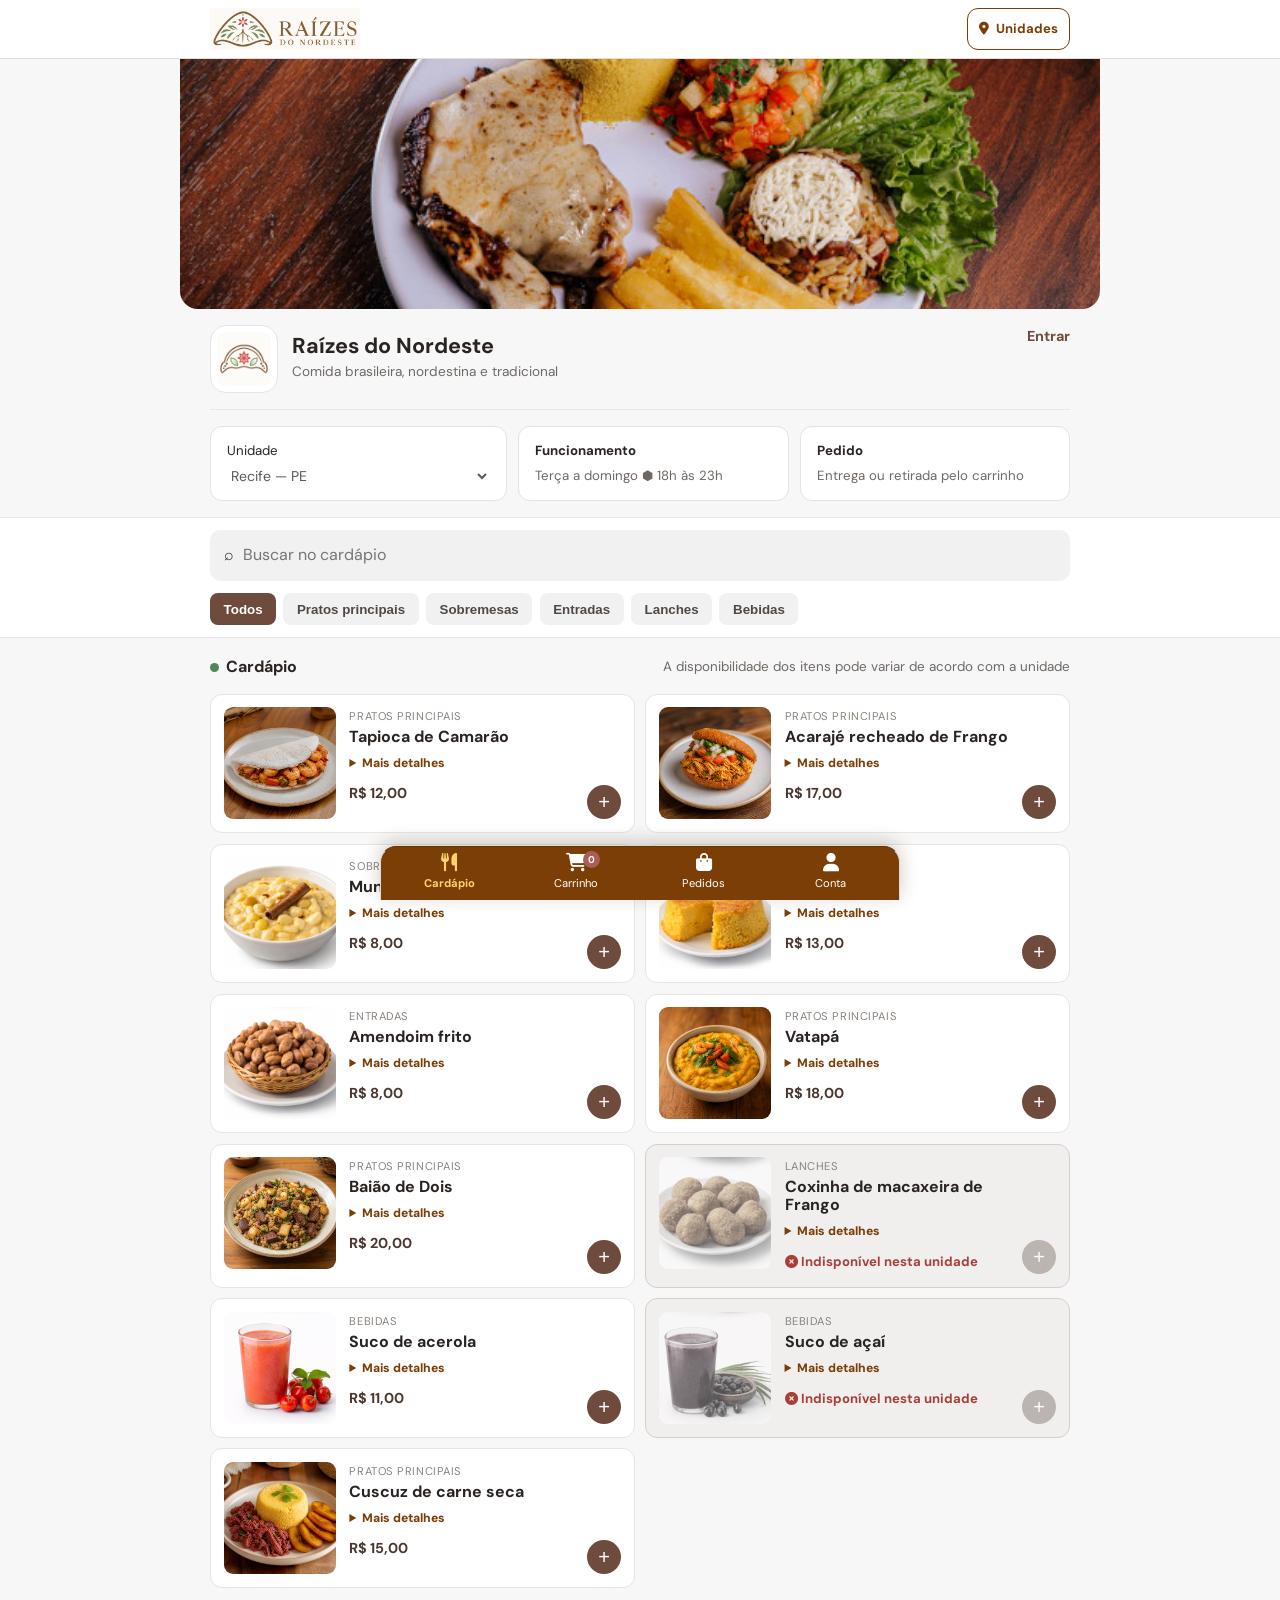
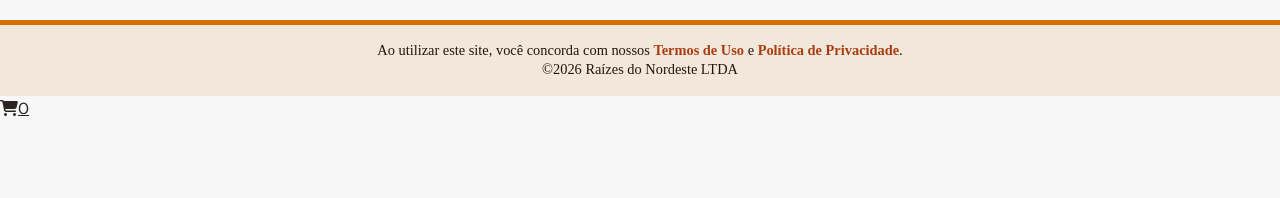
<file: index.html>
<!DOCTYPE html>
<html lang="pt-br">
    <head>
        <meta charset="utf-8">
        <meta name="viewport" content="width=device-width,initial-scale=1">

        <!-- Metadados -->
        <title>Cardápio | Raízes do Nordeste</title>
        <meta name="description" content="Confira o cardápio do Raízes do Nordeste em Recife, Fortaleza e Salvador.">
        <meta name="keywords" content="restaurante nordestino, cardápio, comida brasileira, Recife, Fortaleza, Salvador">
        <meta property="og:title" content="Raízes do Nordeste">
        <meta property="og:description" content="Sabores tradicionais do Nordeste.">
        <meta property="og:type" content="website">
        <meta property="og:image" content="assets/hero.jpg">
        <link rel="canonical" href="https://raizes-do-nordeste.example/">
        <link rel="icon" href="assets/favicon.png" type="image/png">
        <link rel="stylesheet" href="css/global.css">
        <link rel="stylesheet" href="css/header.css">
        <link rel="stylesheet" href="css/footer.css">
        <link rel="stylesheet" href="css/home.css">
        <link rel="stylesheet" href="css/product-details.css">
        <link
            rel="stylesheet"
            href="https://cdnjs.cloudflare.com/ajax/libs/font-awesome/6.7.2/css/all.min.css"
            integrity="sha512-Evv84Mr4kqVGRNSgIGL/F/aIDqQb7xQ2vcrdIwxfjThSH8CSR7PBEakCr51Ck+w+/U6swU2Im1vVX0SVk9ABhg=="
            crossorigin="anonymous"
            referrerpolicy="no-referrer">
    </head>
    <body data-page="inicio" class="delivery-layout">
        <a class="skip-link" href="#conteudo">Pular para o conteúdo</a>

        <!-- Cabeçalho -->
        <header id="cabecalho">
            <div class="site-header">
                <div class="container nav-wrap">
                    <a class="logo" href="index.html" aria-label="Raízes do Nordeste - início">
                        <img src="assets/logo.png" alt="Raízes do Nordeste">
                    </a>

                    <div class="header-actions">
                        <a class="header-units" href="unidades.html"><i class="fa-solid fa-location-dot" aria-hidden="true"></i><span>Unidades</span></a>
                        <button class="menu-toggle" aria-expanded="false" aria-controls="main-nav">Menu</button>
                    </div>

                    <nav class="main-nav" id="main-nav" aria-label="Menu principal">
                        <a class="active" aria-current="page" href="index.html">Cardápio</a>
                        <a href="carrinho.html">Carrinho</a>
                        <a href="historico.html">Pedidos</a>
                        <a href="unidades.html">Unidades</a>
                        <a href="login.html">Conta</a>
                    </nav>
                </div>
            </div>
        </header>

        <!-- Principal -->
        <main id="conteudo" class="delivery-main">
            <section class="store-cover" aria-label="Raízes do Nordeste">
                <img src="assets/hero.jpg" alt="Prato nordestino com acompanhamentos tradicionais">
            </section>

            <section class="store-summary container">
                <img class="store-avatar" src="assets/favicon.png" alt="Símbolo do Raízes do Nordeste">
                <div class="store-title">
                    <h1>Raízes do Nordeste</h1>
                    <p>Comida brasileira, nordestina e tradicional</p>
                </div>
                <a class="account-link" href="login.html">Entrar</a>
            </section>

            <section class="container store-details" aria-label="Informações da loja">
                <label class="unit-select">
                    Unidade
                    <select id="unit-select" aria-label="Selecionar unidade">
                        <option>Recife — PE</option>
                        <option>Fortaleza — CE</option>
                        <option>Salvador — BA</option>
                    </select>
                </label>
                <div class="service-info">
                    <strong>Funcionamento</strong>
                    <span>Terça a domingo ⬢ 18h às 23h</span>
                </div>
                <div class="service-info">
                    <strong>Pedido</strong>
                    <span>Entrega ou retirada pelo carrinho</span>
                </div>
            </section>

            <!-- Pesquisa e categorias -->
            <section class="menu-toolbar" aria-label="Navegação do cardápio">
                <div class="container">
                    <label class="search-box">
                        <span aria-hidden="true">⌕</span>
                        <input id="menu-search" type="search" placeholder="Buscar no cardápio" autocomplete="off">
                    </label>
                    <div class="delivery-filters" data-home-filters role="group" aria-label="Categorias"></div>
                </div>
            </section>

            <!-- Cardápio -->
            <section class="container delivery-menu">
                <div class="menu-heading">
                    <div>
                        <span class="status-dot"></span>
                        <strong>Cardápio</strong>
                    </div>
                    <span>A disponibilidade dos itens pode variar de acordo com a unidade</span>
                </div>
                <div class="delivery-products" data-home-menu></div>
                <div class="empty-state" data-home-empty hidden>Nenhum item encontrado.</div>
            </section>
        </main>

        <!-- Menu de celular -->
        <nav class="bottom-nav" aria-label="Navegação rápida">
            <a class="active" href="index.html">
                <i class="fa-solid fa-utensils" aria-hidden="true"></i>
                Cardápio
            </a>
            <a href="carrinho.html">
                <i class="fa-solid fa-cart-shopping" aria-hidden="true"></i>
                Carrinho
                <b data-cart-count>0</b>
            </a>
            <a href="historico.html">
                <i class="fa-solid fa-bag-shopping" aria-hidden="true"></i>
                Pedidos
            </a>
            <a href="perfil.html">
                <i class="fa-solid fa-user" aria-hidden="true"></i>
                Conta
            </a>
        </nav>

        <!-- Rodapé -->
        <footer id="rodape"></footer>
        <button id="back-top" aria-label="Voltar ao topo">↑</button>
        <script src="js/mock.js"></script>
        <script src="js/app.js"></script>
    </body>
</html>
</file>
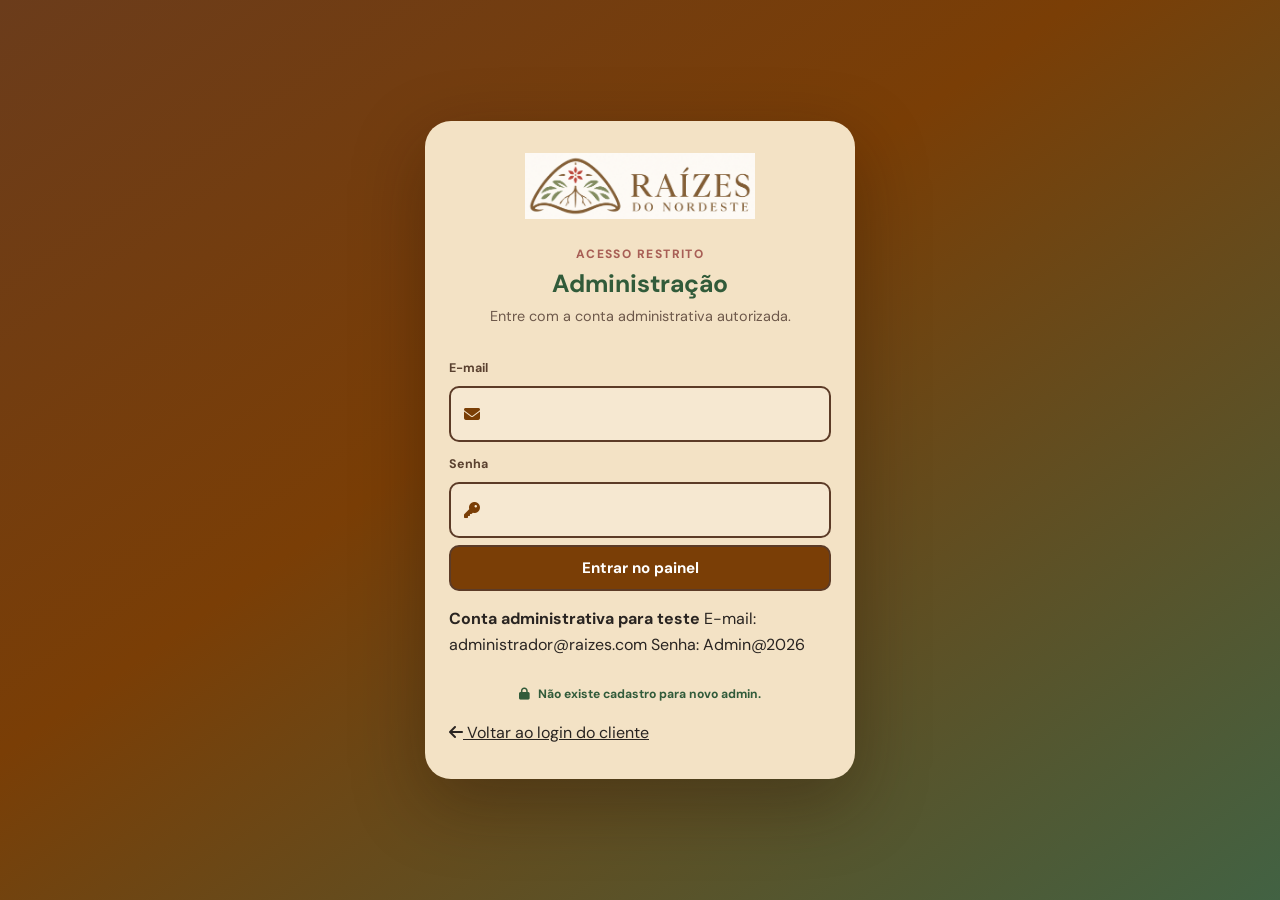
<file: admin-login.html>
<!DOCTYPE html>
<html lang="pt-br">
    <head>
        <meta charset="utf-8">
        <meta name="viewport" content="width=device-width,initial-scale=1">
        <title>Acesso administrativo | Raízes do Nordeste</title>
        <meta name="description" content="Acesso ao painel administrativo do Raízes do Nordeste.">
        <link rel="icon" href="assets/favicon.png" type="image/png">
        <link rel="stylesheet" href="css/global.css">
        <link rel="stylesheet" href="css/header.css">
        <link rel="stylesheet" href="css/footer.css">
        <link rel="stylesheet" href="css/login.css">
        <link rel="stylesheet" href="https://cdnjs.cloudflare.com/ajax/libs/font-awesome/6.7.2/css/all.min.css">
    </head>
    <body class="auth-page">
        <a class="skip-link" href="#conteudo">Pular para o conteúdo</a>

        <main id="conteudo" class="auth-shell">
            <section class="auth-card" aria-labelledby="admin-login-title">
                <a class="auth-brand" href="index.html" aria-label="Voltar ao cardápio">
                    <img src="assets/logo.png" alt="Raízes do Nordeste">
                </a>

                <div class="auth-intro">
                    <span>Acesso restrito</span>
                    <h1 id="admin-login-title">Administração</h1>
                    <p>Entre com a conta administrativa autorizada.</p>
                </div>

                <form id="admin-login-form" class="auth-form">
                    <label for="admin-email">E-mail</label>
                    <div class="auth-field">
                        <i class="fa-solid fa-envelope" aria-hidden="true"></i>
                        <input id="admin-email" type="email" name="email" required autocomplete="username">
                    </div>

                    <label for="admin-password">Senha</label>
                    <div class="auth-field">
                        <i class="fa-solid fa-key" aria-hidden="true"></i>
                        <input id="admin-password" type="password" name="senha" required autocomplete="current-password">
                    </div>

                    <button class="auth-submit" type="submit">Entrar no painel</button>
                    <p class="form-status" role="status"></p>
                </form>

                <div class="admin-test-account">
                    <strong>Conta administrativa para teste</strong>
                    <span>E-mail: administrador@raizes.com</span>
                    <span>Senha: Admin@2026</span>
                </div>

                <p class="privacy-note"><i class="fa-solid fa-lock" aria-hidden="true"></i> Não existe cadastro para novo admin.</p>
                <a class="back-menu" href="login.html"><i class="fa-solid fa-arrow-left" aria-hidden="true"></i> Voltar ao login do cliente</a>
            </section>
        </main>

        <script src="js/admin-auth.js"></script>
    </body>
</html>
</file>
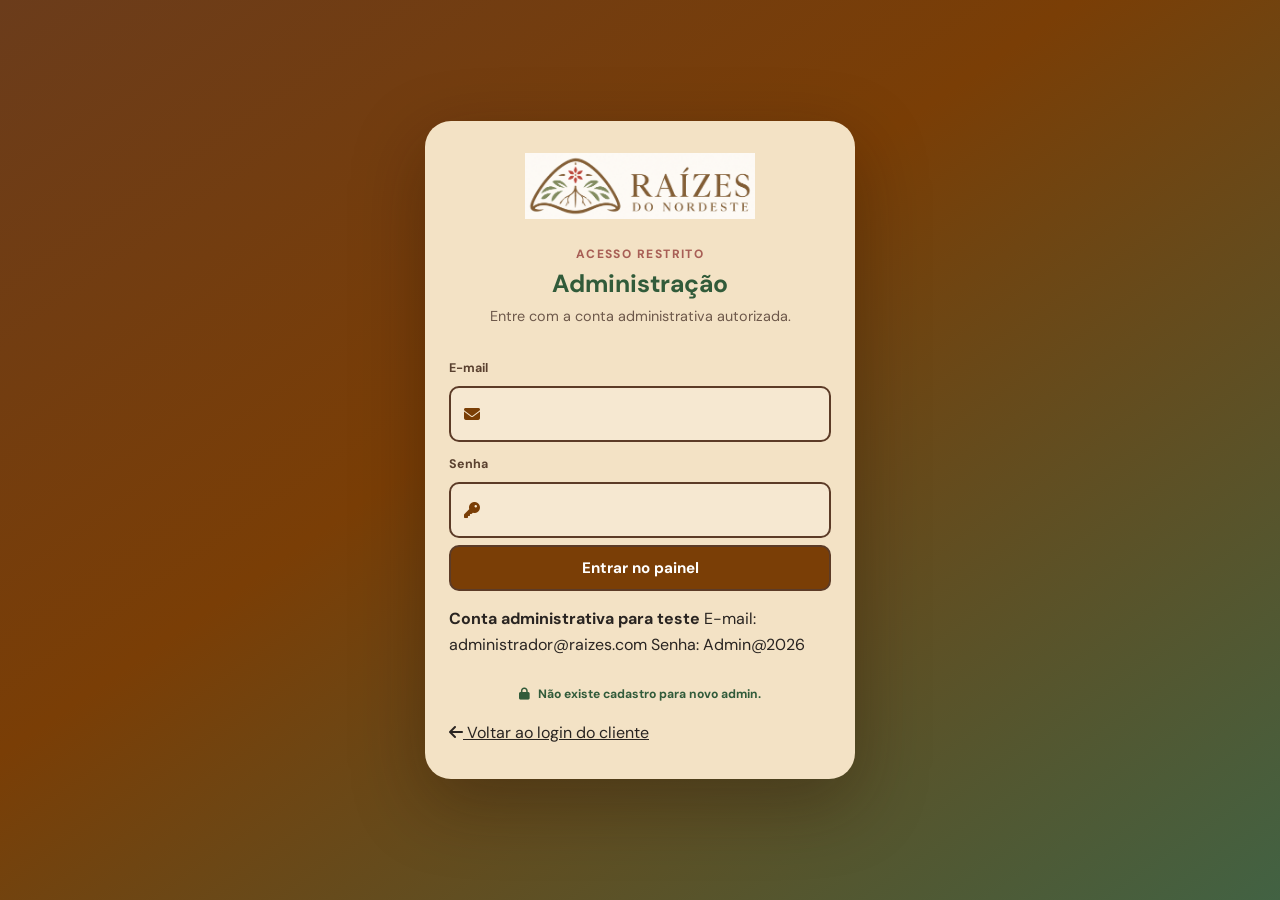
<file: admin.html>
<!DOCTYPE html>
<html lang="pt-br">
    <head>
        <meta charset="utf-8">
        <meta name="viewport" content="width=device-width,initial-scale=1">
        <title>Painel administrativo | Raízes do Nordeste</title>
        <meta name="description" content="Acompanhamento administrativo de pedidos do Raízes do Nordeste.">
        <link rel="icon" href="assets/favicon.png" type="image/png">
        <link rel="stylesheet" href="css/global.css">
        <link rel="stylesheet" href="css/header.css">
        <link rel="stylesheet" href="css/footer.css">
        <link rel="stylesheet" href="css/admin.css">
        <link rel="stylesheet" href="https://cdnjs.cloudflare.com/ajax/libs/font-awesome/6.7.2/css/all.min.css">
    </head>
    <body class="admin-page">
        <a class="skip-link" href="#conteudo">Pular para o conteúdo</a>
        <header class="admin-topbar">
            <a href="index.html" class="admin-brand"><img src="assets/logo.png" alt="Raízes do Nordeste"></a>
            <div>
                <strong>Painel administrativo</strong>
                <span id="admin-name">Administrador</span>
            </div>
            <button id="admin-logout" type="button"><i class="fa-solid fa-right-from-bracket" aria-hidden="true"></i> Sair</button>
        </header>
        <main id="conteudo">
            <section class="page-hero admin-hero">
                <div class="container">
                    <h1>Pedidos e compras</h1>
                    <p>visão administrativa de pedidos.</p>
                </div>
            </section>

            <section class="section container admin-shell">
                <div class="admin-metrics" id="admin-metrics" aria-label="Resumo dos pedidos"></div>

                <div class="admin-toolbar">
                    <label>
                        Buscar pedido
                        <input id="admin-search" type="search" placeholder="Número, nome ou e-mail">
                    </label>
                    <label>
                        Filtrar por status
                        <select id="admin-filter">
                            <option value="todos">Todos</option>
                            <option>Pedido recebido</option>
                            <option>Em preparo</option>
                            <option>Pronto para retirada</option>
                            <option>Saiu para entrega</option>
                            <option>Concluído</option>
                        </select>
                    </label>
                    <button class="button light" id="admin-refresh" type="button"><i class="fa-solid fa-rotate" aria-hidden="true"></i> Atualizar</button>
                </div>

                <div class="admin-section-head">
                    <h2>Pedidos registrados</h2>
                    <p id="admin-result-count">Carregando...</p>
                </div>
                <p id="admin-status-feedback" class="form-status admin-status-feedback" role="status"></p>
                <div class="admin-table-list" id="admin-orders" aria-live="polite"></div>
                <p class="admin-disclaimer">Os dados exibidos pertencem somente a este navegador e dispositivo.</p>
            </section>
        </main>

        <script src="js/admin.js"></script>
    </body>
</html>
</file>
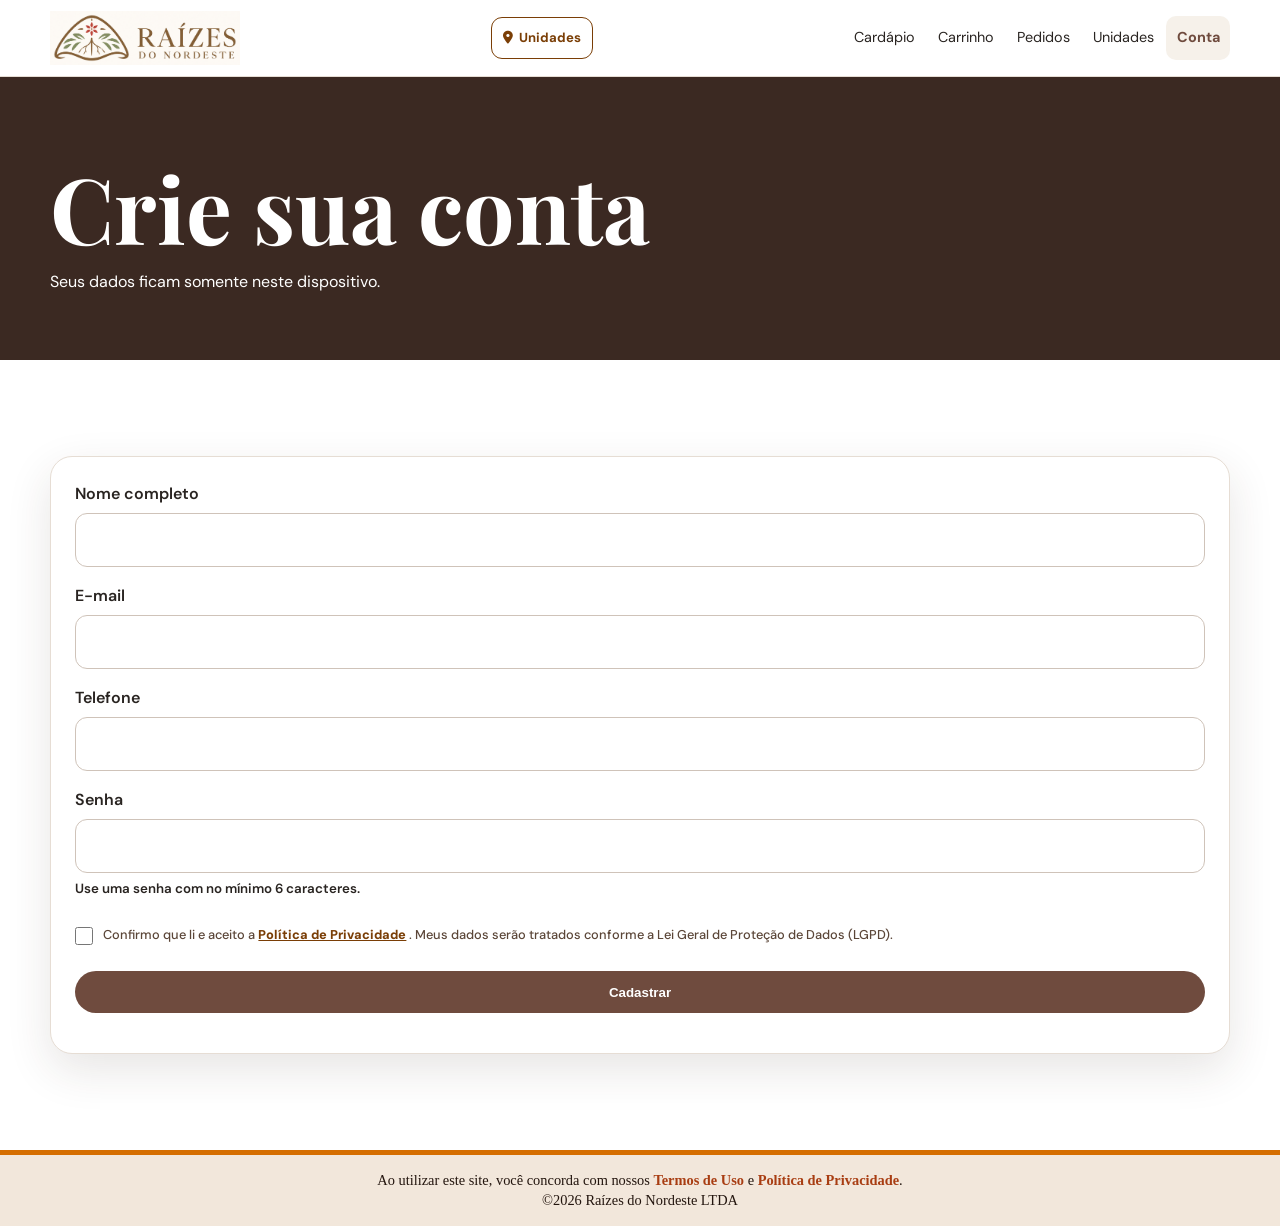
<file: cadastro.html>
<!DOCTYPE html>
<html lang="pt-br">
    <head>
        <meta charset="utf-8">
        <meta name="viewport" content="width=device-width,initial-scale=1">
        <title>Cadastro | Raízes do Nordeste</title>
        <link rel="icon" href="assets/favicon.png" type="image/png">
        <link rel="stylesheet" href="css/global.css">
        <link rel="stylesheet" href="css/header.css">
        <link rel="stylesheet" href="css/footer.css">
        <link rel="stylesheet" href="css/login.css">
    </head>
    <body data-page="login">
        <header id="cabecalho"></header>
        <main id="conteudo">
            <section class="page-hero">
                <div class="container">
                    <h1>Crie sua conta</h1>
                    <p>Seus dados ficam somente neste dispositivo.</p>
                </div>
            </section>
            <section class="section container">
                <form id="cadastro-form" class="form-card">
                    <label>
                        Nome completo
                        <input name="nome" minlength="3" required autocomplete="name">
                    </label>
                    <label>
                        E-mail
                        <input type="email" name="email" required autocomplete="email">
                    </label>
                    <label>
                        Telefone
                        <input name="telefone" inputmode="tel" required autocomplete="tel">
                    </label>
                    <label>
                        Senha
                        <input type="password" name="senha" minlength="6" required autocomplete="new-password">
                        <small>Use uma senha com no mínimo 6 caracteres.</small>
                    </label>
                    <label class="lgpd-consent">
                        <input type="checkbox" name="lgpd" required>
                        <span>
                            Confirmo que li e aceito a
                            <a href="lgpd.html">Política de Privacidade</a>
                            . Meus dados serão tratados conforme a Lei Geral de Proteção de Dados (LGPD).
                        </span>
                    </label>
                    <button class="button primary">Cadastrar</button>
                    <p class="form-status" role="status"></p>
                </form>
            </section>
        </main>
        <footer id="rodape"></footer>
        <button id="back-top" aria-label="Voltar ao topo">↑</button>
        <script src="js/mock.js"></script>
        <script src="js/app.js"></script>
        <script src="js/cadastro.js"></script>
    </body>
</html>
</file>
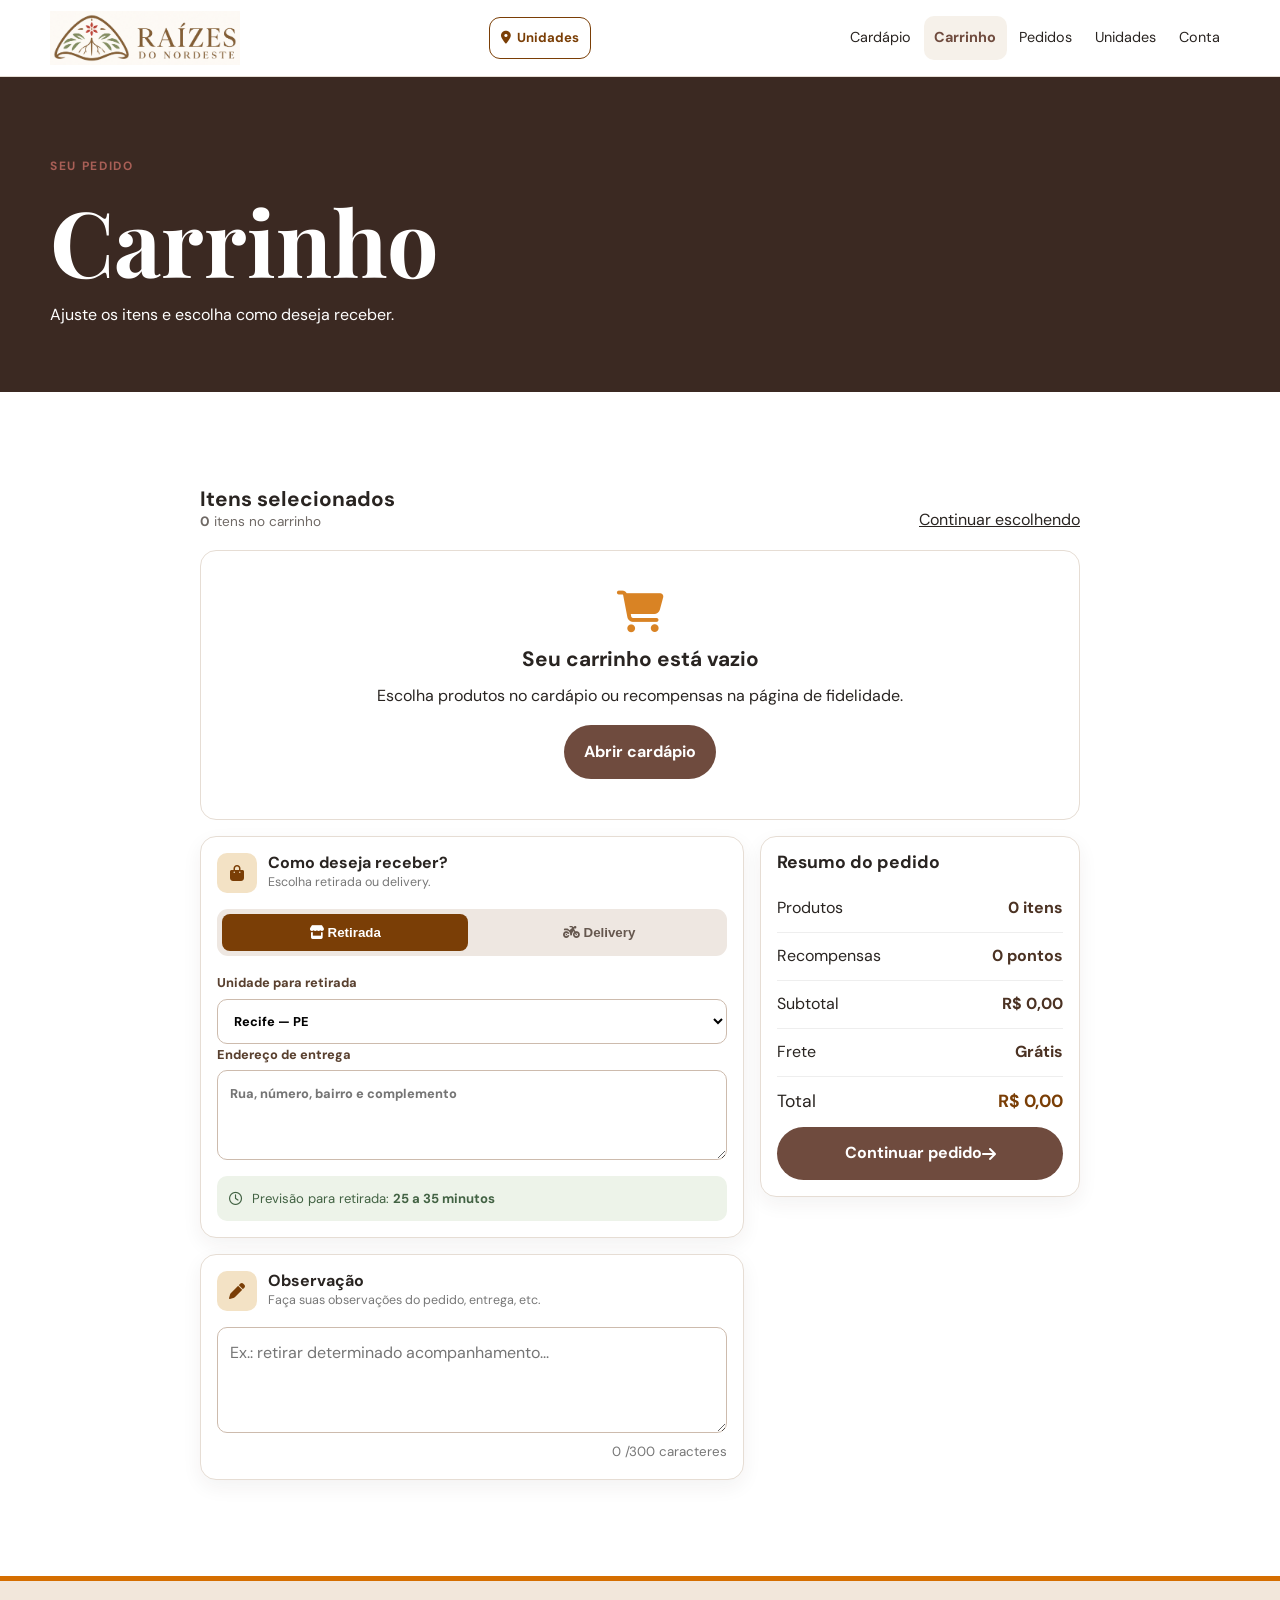
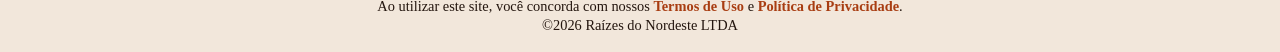
<file: carrinho.html>
<!DOCTYPE html>
<html lang="pt-br">
    <head>
        <meta charset="utf-8">
        <meta name="viewport" content="width=device-width,initial-scale=1">
        <title>Carrinho | Raízes do Nordeste</title>
        <meta name="description" content="Revise os produtos, entrega e resumo do seu pedido.">
        <link rel="icon" href="assets/favicon.png" type="image/png">
        <link rel="stylesheet" href="css/global.css">
        <link rel="stylesheet" href="css/header.css">
        <link rel="stylesheet" href="css/footer.css">
        <link rel="stylesheet" href="css/carrinho.css">
        <link rel="stylesheet" href="https://cdnjs.cloudflare.com/ajax/libs/font-awesome/6.7.2/css/all.min.css">
    </head>
    <body data-page="pedido">
        <!-- Cabeçalho -->
        <a class="skip-link" href="#conteudo">Pular para o conteúdo</a>
        <header id="cabecalho"></header>
        <main id="conteudo">
            <section class="page-hero cart-hero">
                <div class="container">
                    <span class="eyebrow">Seu pedido</span>
                    <h1>Carrinho</h1>
                    <p>Ajuste os itens e escolha como deseja receber.</p>
                </div>
            </section>
            <!-- Itens adicionados pelo cliente -->
            <section class="section container cart-section">
                <div class="cart-heading">
                    <div>
                        <h2>Itens selecionados</h2>
                        <p>
                            <strong id="cart-total-items">0</strong>
                            itens no carrinho
                        </p>
                    </div>
                    <div class="cart-heading-actions">
                        <a href="index.html">Continuar escolhendo</a>
                        <button id="clear-cart" type="button">
                            <i class="fa-solid fa-trash-can"></i>
                            Limpar
                        </button>
                    </div>
                </div>
                <div id="cart-list" class="cart-list" aria-live="polite"></div>
                <!-- Opções quando tem itens no carrinho -->
                <div id="cart-checkout" class="cart-checkout" hidden>
                    <section class="fulfillment-card">
                        <div class="cart-section-title">
                            <i class="fa-solid fa-bag-shopping"></i>
                            <div>
                                <h2>Como deseja receber?</h2>
                                <p>Escolha retirada ou delivery.</p>
                            </div>
                        </div>
                        <div class="fulfillment-toggle" role="radiogroup" aria-label="Modalidade do pedido">
                            <button type="button" data-mode="pickup" class="active" aria-pressed="true">
                                <i class="fa-solid fa-store"></i>
                                Retirada
                            </button>
                            <button type="button" data-mode="delivery" aria-pressed="false">
                                <i class="fa-solid fa-motorcycle"></i>
                                Delivery
                            </button>
                        </div>
                        <label id="pickup-fields">
                            Unidade para retirada
                            <select id="cart-unit"></select>
                        </label>
                        <label id="delivery-fields" hidden>
                            Endereço de entrega
                            <textarea id="cart-address" rows="3" placeholder="Rua, número, bairro e complemento"></textarea>
                        </label>
                        <p id="delivery-estimate" class="delivery-estimate">
                            <i class="fa-regular fa-clock"></i>
                            <span>
                                Previsão para retirada:
                                <strong>25 a 35 minutos</strong>
                            </span>
                        </p>
                    </section>
                    <section class="cart-note-card">
                        <div class="cart-section-title">
                            <i class="fa-solid fa-pen"></i>
                            <div>
                                <h2>Observação</h2>
                                <p>Faça suas observações do pedido, entrega, etc.</p>
                            </div>
                        </div>
                        <label for="cart-note" class="sr-only">Observação</label>
                        <textarea id="cart-note" rows="3" maxlength="300" placeholder="Ex.: retirar determinado acompanhamento..."></textarea>
                        <small>
                            <span id="note-count">0</span>
                            /300 caracteres
                        </small>
                    </section>
                    <!-- Resumo do pedido-->
                    <aside class="cart-summary-card">
                        <h2>Resumo do pedido</h2>
                        <div class="summary-row">
                            <span>Produtos</span>
                            <strong id="cart-regular-count">0 itens</strong>
                        </div>
                        <div class="summary-row">
                            <span>Recompensas</span>
                            <strong id="cart-reward-summary">0 pontos</strong>
                        </div>
                        <div class="summary-row">
                            <span>Subtotal</span>
                            <strong id="cart-subtotal">R$ 0,00</strong>
                        </div>
                        <div class="summary-row">
                            <span>Frete</span>
                            <strong id="cart-freight">Grátis</strong>
                        </div>
                        <div class="summary-row cart-grand-total">
                            <span>Total</span>
                            <strong id="cart-total">R$ 0,00</strong>
                        </div>
                        <p id="cart-validation" class="form-status" role="status"></p>
                        <a id="continue-checkout" class="button primary" href="pagamento.html">
                            Continuar pedido
                            <i class="fa-solid fa-arrow-right"></i>
                        </a>
                    </aside>
                </div>
            </section>
        </main>
        <!-- Rodapé e scripts -->
        <footer id="rodape"></footer>
        <button id="back-top" aria-label="Voltar ao topo">↑</button>
        <script src="js/mock.js"></script>
        <script src="js/app.js"></script>
        <script src="js/carrinho.js"></script>
    </body>
</html>
</file>
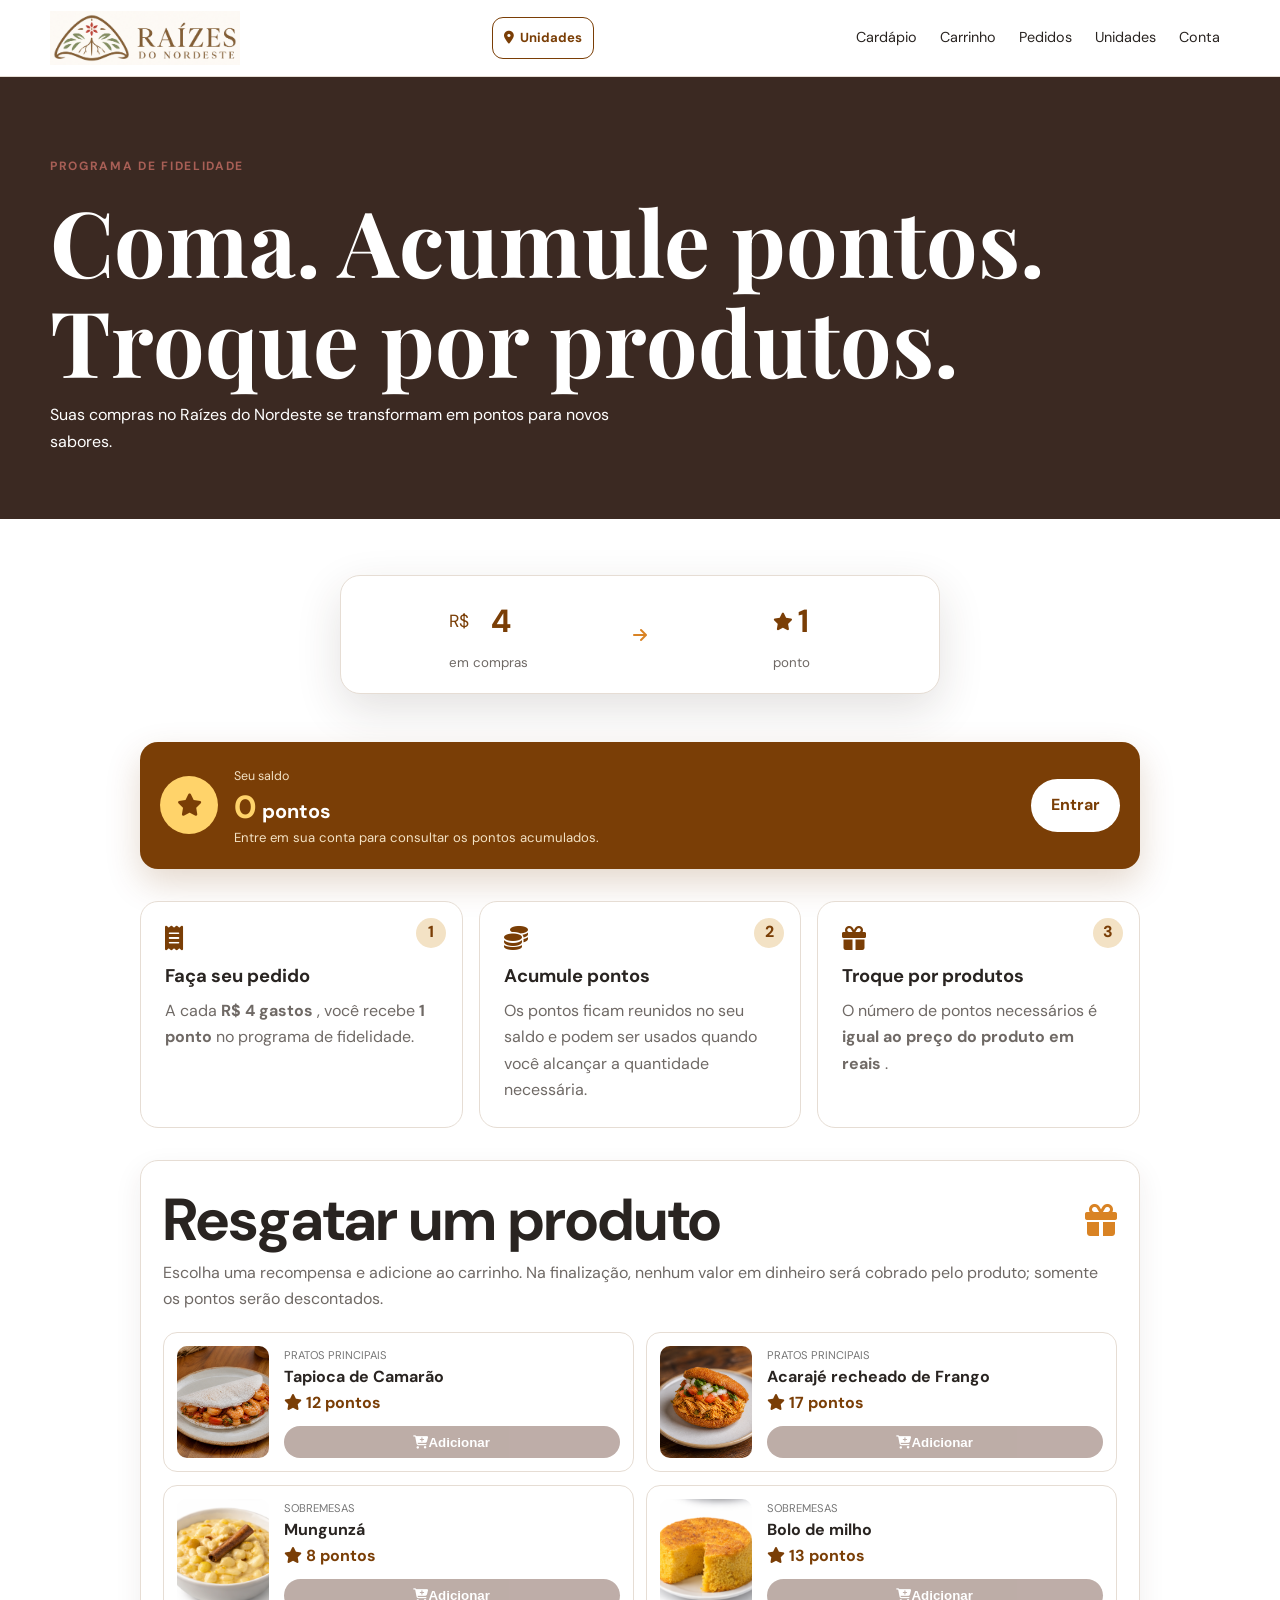
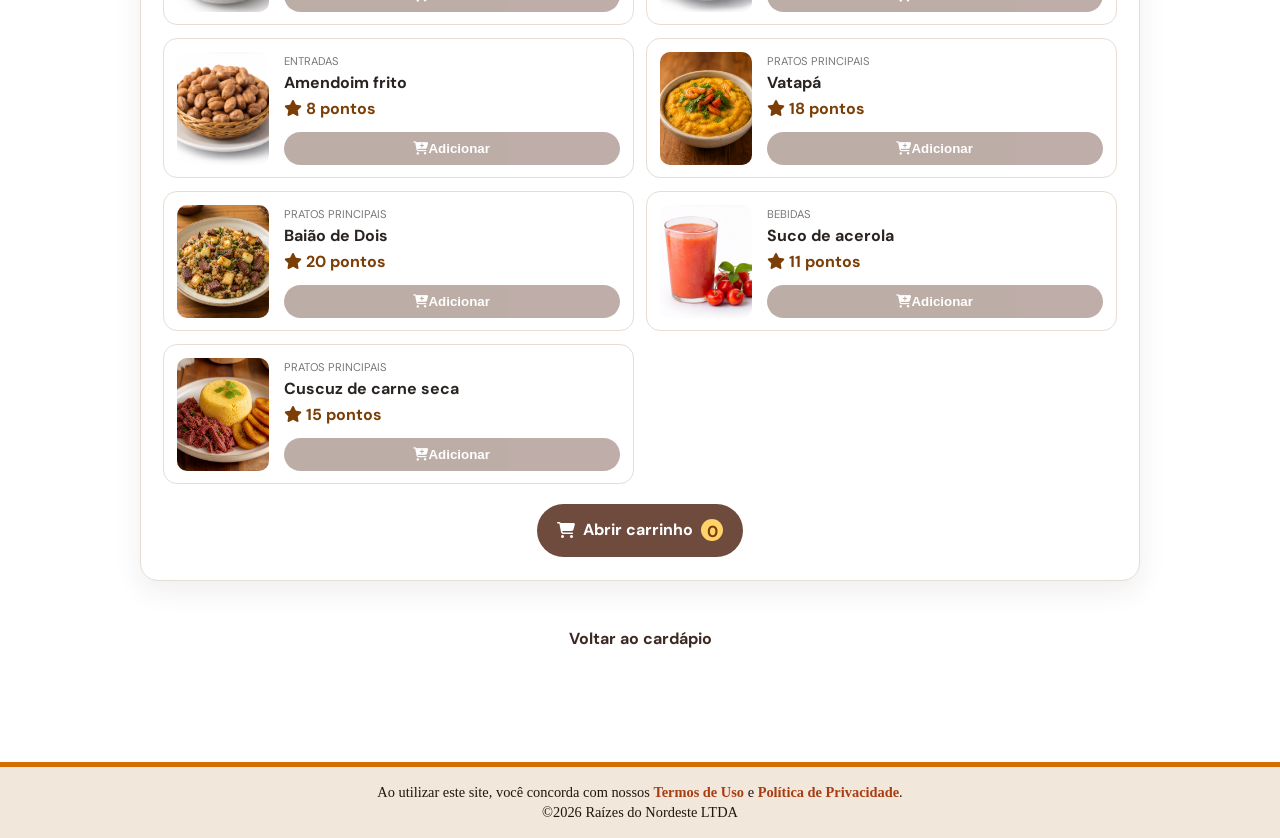
<file: fidelidade.html>
<!DOCTYPE html>
<html lang="pt-br">
    <head>
        <meta charset="utf-8">
        <meta name="viewport" content="width=device-width,initial-scale=1">
        <title>Fidelidade | Raízes do Nordeste</title>
        <meta name="description" content="Entenda como acumular e trocar pontos no programa de fidelidade do Raízes do Nordeste.">
        <link rel="icon" href="assets/favicon.png" type="image/png">
        <link rel="stylesheet" href="css/global.css">
        <link rel="stylesheet" href="css/header.css">
        <link rel="stylesheet" href="css/footer.css">
        <link rel="stylesheet" href="css/fidelidade.css">
        <link
            rel="stylesheet"
            href="https://cdnjs.cloudflare.com/ajax/libs/font-awesome/6.7.2/css/all.min.css"
            integrity="sha512-Evv84Mr4kqVGRNSgIGL/F/aIDqQb7xQ2vcrdIwxfjThSH8CSR7PBEakCr51Ck+w+/U6swU2Im1vVX0SVk9ABhg=="
            crossorigin="anonymous"
            referrerpolicy="no-referrer">
    </head>
    <body data-page="fidelidade">
        <a class="skip-link" href="#conteudo">Pular para o conteúdo</a>
        <header id="cabecalho"></header>
        <main id="conteudo">
            <section class="page-hero loyalty-hero">
                <div class="container">
                    <span class="eyebrow">Programa de fidelidade</span>
                    <h1>Coma. Acumule pontos. Troque por produtos.</h1>
                    <p>Suas compras no Raízes do Nordeste se transformam em pontos para novos sabores.</p>
                </div>
            </section>

            <section class="section container loyalty-content">
                <div class="loyalty-formula" aria-label="Regra principal de conversão">
                    <div>
                        <span>R$</span>
                        <strong>4</strong>
                        <small>em compras</small>
                    </div>
                    <i class="fa-solid fa-arrow-right" aria-hidden="true"></i>
                    <div>
                        <i class="fa-solid fa-star" aria-hidden="true"></i>
                        <strong>1</strong>
                        <small>ponto</small>
                    </div>
                </div>

                <section class="points-balance" aria-labelledby="points-title">
                    <div class="points-icon">
                        <i class="fa-solid fa-star" aria-hidden="true"></i>
                    </div>
                    <div>
                        <span id="points-customer">Seu saldo</span>
                        <h2 id="points-title">
                            <strong id="points-value">0</strong>
                            pontos
                        </h2>
                        <p id="points-message">Entre em sua conta para consultar os pontos acumulados.</p>
                    </div>
                    <a id="points-login" class="button primary" href="login.html">Entrar</a>
                </section>

                <div class="loyalty-grid">
                    <article class="loyalty-card">
                        <span class="loyalty-step">1</span>
                        <i class="fa-solid fa-receipt" aria-hidden="true"></i>
                        <h2>Faça seu pedido</h2>
                        <p>
                            A cada
                            <strong>R$ 4 gastos</strong>
                            , você recebe
                            <strong>1 ponto</strong>
                            no programa de fidelidade.
                        </p>
                    </article>
                    <article class="loyalty-card">
                        <span class="loyalty-step">2</span>
                        <i class="fa-solid fa-coins" aria-hidden="true"></i>
                        <h2>Acumule pontos</h2>
                        <p>Os pontos ficam reunidos no seu saldo e podem ser usados quando você alcançar a quantidade necessária.</p>
                    </article>
                    <article class="loyalty-card">
                        <span class="loyalty-step">3</span>
                        <i class="fa-solid fa-gift" aria-hidden="true"></i>
                        <h2>Troque por produtos</h2>
                        <p>
                            O número de pontos necessários é
                            <strong>igual ao preço do produto em reais</strong>
                            .
                        </p>
                    </article>
                </div>

                <section class="redeem-panel" aria-labelledby="redeem-title">
                    <div class="redeem-heading">
                        <div>
                            <h2 id="redeem-title">Resgatar um produto</h2>
                        </div>
                        <i class="fa-solid fa-gift" aria-hidden="true"></i>
                    </div>
                    <p>Escolha uma recompensa e adicione ao carrinho. Na finalização, nenhum valor em dinheiro será cobrado pelo produto; somente os pontos serão descontados.</p>
                    <div id="rewards-menu" class="rewards-menu" aria-live="polite"></div>
                    <p id="reward-status" class="form-status" role="status"></p>
                    <a class="button primary rewards-cart-link" href="carrinho.html">
                        <i class="fa-solid fa-cart-shopping" aria-hidden="true"></i>
                        Abrir carrinho
                        <span data-cart-count>0</span>
                    </a>
                </section>

                <div class="loyalty-action">
                    <a class="button light" href="index.html">Voltar ao cardápio</a>
                </div>
            </section>
        </main>
        <footer id="rodape"></footer>
        <button id="back-top" aria-label="Voltar ao topo">↑</button>
        <script src="js/mock.js"></script>
        <script src="js/app.js"></script>
        <script src="js/fidelidade.js"></script>
    </body>
</html>
</file>
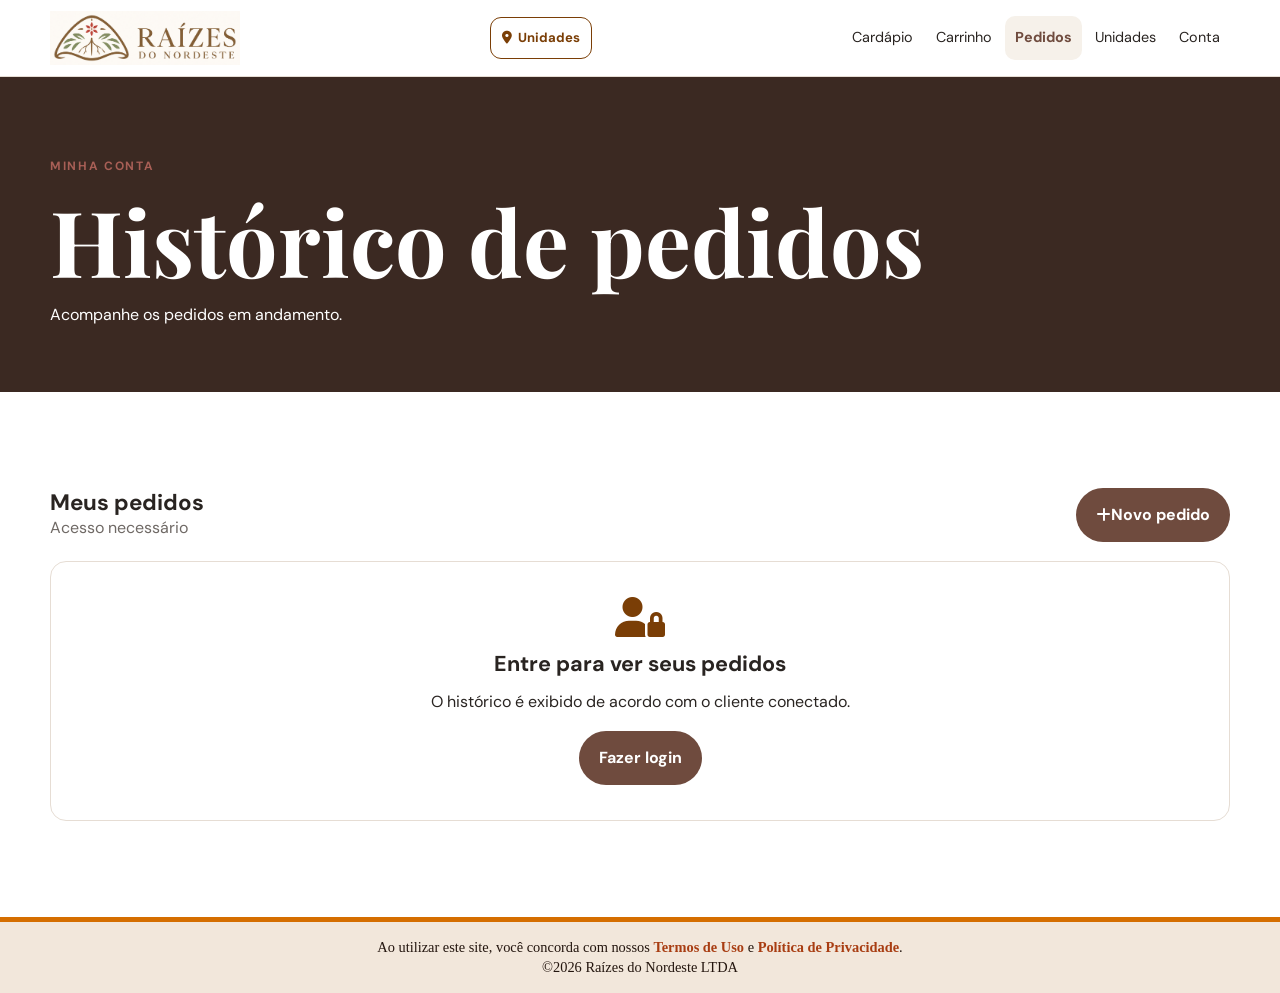
<file: historico.html>
<!DOCTYPE html>
<html lang="pt-br">
    <head>
        <meta charset="utf-8">
        <meta name="viewport" content="width=device-width,initial-scale=1">
        <title>Histórico de pedidos | Raízes do Nordeste</title>
        <meta name="description" content="Consulte os pedidos registrados na sua conta do Raízes do Nordeste.">
        <link rel="icon" href="assets/favicon.png" type="image/png">
        <link rel="stylesheet" href="css/global.css">
        <link rel="stylesheet" href="css/header.css">
        <link rel="stylesheet" href="css/footer.css">
        <link rel="stylesheet" href="css/historico.css">
        <link
            rel="stylesheet"
            href="https://cdnjs.cloudflare.com/ajax/libs/font-awesome/6.7.2/css/all.min.css"
            integrity="sha512-Evv84Mr4kqVGRNSgIGL/F/aIDqQb7xQ2vcrdIwxfjThSH8CSR7PBEakCr51Ck+w+/U6swU2Im1vVX0SVk9ABhg=="
            crossorigin="anonymous"
            referrerpolicy="no-referrer">
    </head>
    <body data-page="login">
        <a class="skip-link" href="#conteudo">Pular para o conteúdo</a>
        <header id="cabecalho"></header>
        <main id="conteudo">
            <section class="page-hero history-hero">
                <div class="container">
                    <span class="eyebrow">Minha conta</span>
                    <h1>Histórico de pedidos</h1>
                    <p>Acompanhe os pedidos em andamento.</p>
                </div>
            </section>
            <section class="section container history-section">
                <div class="history-toolbar">
                    <div>
                        <h2>Meus pedidos</h2>
                        <p id="history-count">Carregando...</p>
                    </div>
                    <a class="button primary" href="index.html">
                        <i class="fa-solid fa-plus" aria-hidden="true"></i>
                        Novo pedido
                    </a>
                </div>
                <div id="history-list" class="history-list" aria-live="polite"></div>
            </section>
        </main>
        <footer id="rodape"></footer>
        <button id="back-top" aria-label="Voltar ao topo">↑</button>
        <script src="js/mock.js"></script>
        <script src="js/app.js"></script>
        <script src="js/historico.js"></script>
    </body>
</html>
</file>
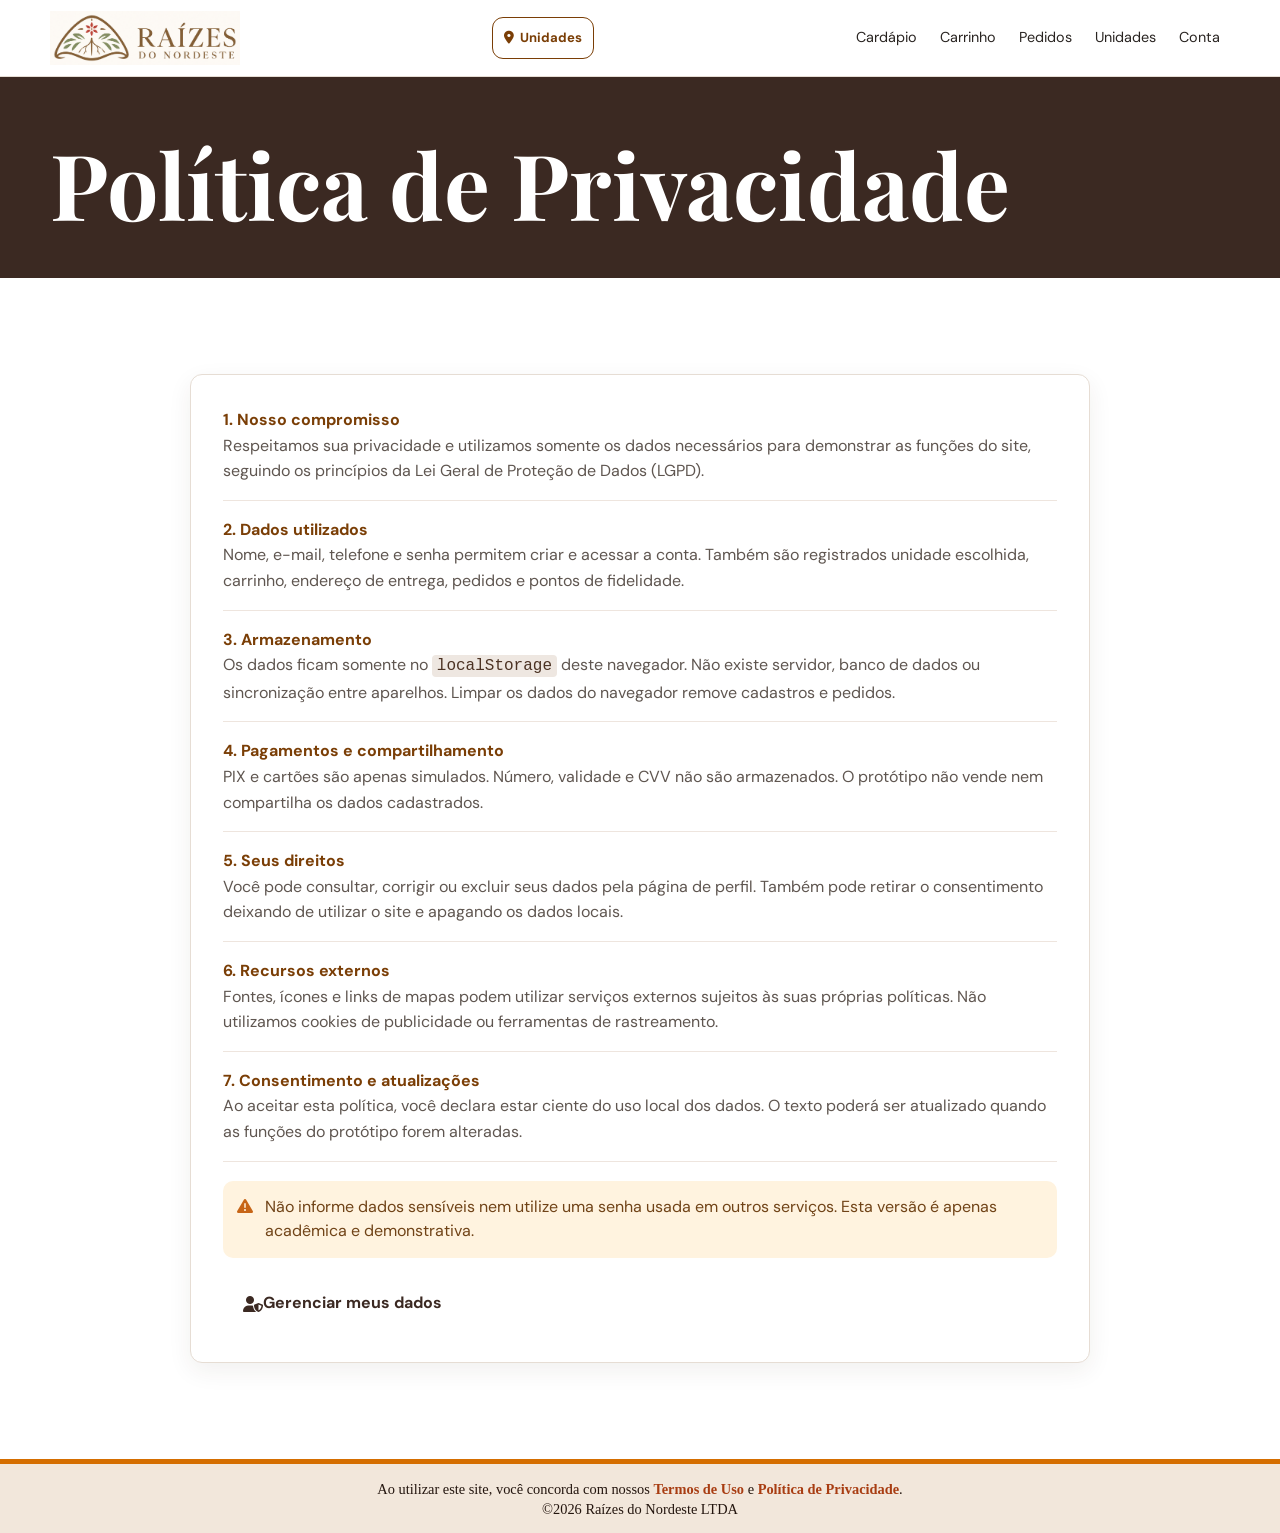
<file: lgpd.html>
<!DOCTYPE html>
<html lang="pt-br">
    <head>
        <meta charset="utf-8">
        <meta name="viewport" content="width=device-width,initial-scale=1">
        <title>Política de Privacidade | Raízes do Nordeste</title>
        <meta name="description" content="Saiba como o protótipo Raízes do Nordeste utiliza e armazena dados no navegador.">
        <link rel="icon" href="assets/favicon.png" type="image/png">
        <link rel="stylesheet" href="css/global.css">
        <link rel="stylesheet" href="css/header.css">
        <link rel="stylesheet" href="css/footer.css">
        <link rel="stylesheet" href="css/legal.css">
        <link rel="stylesheet" href="https://cdnjs.cloudflare.com/ajax/libs/font-awesome/6.7.2/css/all.min.css">
    </head>
    <body data-page="privacidade">
        <a class="skip-link" href="#conteudo">Pular para o conteúdo</a>
        <header id="cabecalho"></header>

        <main id="conteudo">
            <section class="page-hero legal-hero">
                <div class="container">
                    <h1>Política de Privacidade</h1>
                </div>
            </section>

            <section class="section container legal-page">
                <article class="legal-document">
                    <p><strong>1. Nosso compromisso</strong><br>Respeitamos sua privacidade e utilizamos somente os dados necessários para demonstrar as funções do site, seguindo os princípios da Lei Geral de Proteção de Dados (LGPD).</p>

                    <p><strong>2. Dados utilizados</strong><br>Nome, e-mail, telefone e senha permitem criar e acessar a conta. Também são registrados unidade escolhida, carrinho, endereço de entrega, pedidos e pontos de fidelidade.</p>

                    <p><strong>3. Armazenamento</strong><br>Os dados ficam somente no <code>localStorage</code> deste navegador. Não existe servidor, banco de dados ou sincronização entre aparelhos. Limpar os dados do navegador remove cadastros e pedidos.</p>

                    <p><strong>4. Pagamentos e compartilhamento</strong><br>PIX e cartões são apenas simulados. Número, validade e CVV não são armazenados. O protótipo não vende nem compartilha os dados cadastrados.</p>

                    <p><strong>5. Seus direitos</strong><br>Você pode consultar, corrigir ou excluir seus dados pela página de perfil. Também pode retirar o consentimento deixando de utilizar o site e apagando os dados locais.</p>

                    <p><strong>6. Recursos externos</strong><br>Fontes, ícones e links de mapas podem utilizar serviços externos sujeitos às suas próprias políticas. Não utilizamos cookies de publicidade ou ferramentas de rastreamento.</p>

                    <p><strong>7. Consentimento e atualizações</strong><br>Ao aceitar esta política, você declara estar ciente do uso local dos dados. O texto poderá ser atualizado quando as funções do protótipo forem alteradas.</p>

                    <div class="legal-warning">
                        <i class="fa-solid fa-triangle-exclamation" aria-hidden="true"></i>
                        <p>Não informe dados sensíveis nem utilize uma senha usada em outros serviços. Esta versão é apenas acadêmica e demonstrativa.</p>
                    </div>

                    <a class="button light" href="perfil.html"><i class="fa-solid fa-user-shield" aria-hidden="true"></i> Gerenciar meus dados</a>
                </article>
            </section>
        </main>

        <footer id="rodape"></footer>
        <button id="back-top" aria-label="Voltar ao topo">↑</button>
        <script src="js/mock.js"></script>
        <script src="js/app.js"></script>
    </body>
</html>
</file>
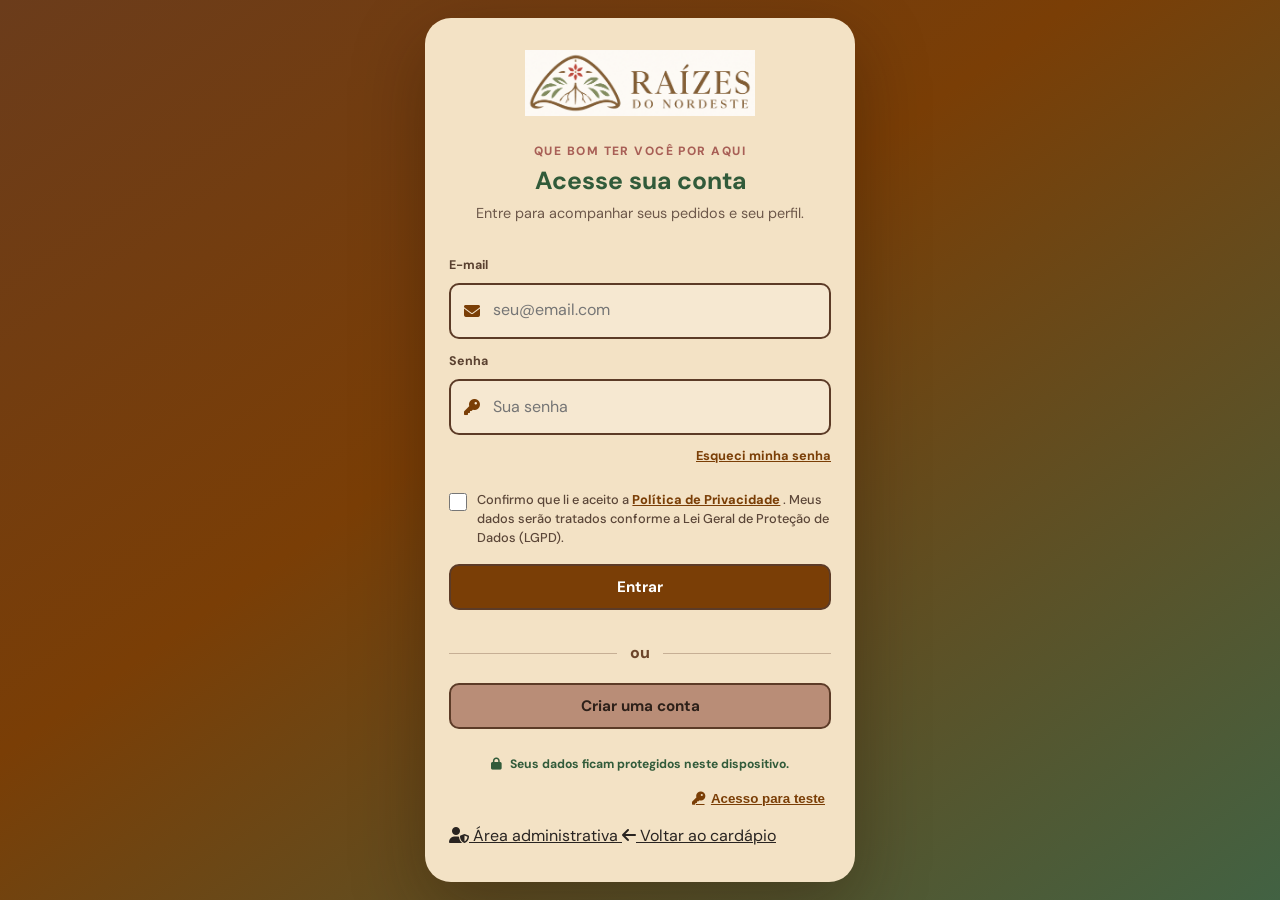
<file: login.html>
<!DOCTYPE html>
<html lang="pt-br">
    <head>
        <meta charset="utf-8">
        <meta name="viewport" content="width=device-width,initial-scale=1">
        <title>Entrar | Raízes do Nordeste</title>
        <link rel="icon" href="assets/favicon.png" type="image/png">
        <link rel="stylesheet" href="css/global.css">
        <link rel="stylesheet" href="css/header.css">
        <link rel="stylesheet" href="css/footer.css">
        <link rel="stylesheet" href="css/login.css">
        <link
            rel="stylesheet"
            href="https://cdnjs.cloudflare.com/ajax/libs/font-awesome/6.7.2/css/all.min.css"
            integrity="sha512-Evv84Mr4kqVGRNSgIGL/F/aIDqQb7xQ2vcrdIwxfjThSH8CSR7PBEakCr51Ck+w+/U6swU2Im1vVX0SVk9ABhg=="
            crossorigin="anonymous"
            referrerpolicy="no-referrer">
    </head>
    <body data-page="login" class="auth-page">
        <a class="skip-link" href="#conteudo">Pular para o conteúdo</a>
        <main id="conteudo" class="auth-shell">
            <section class="auth-card" aria-labelledby="login-title">
                <a class="auth-brand" href="index.html" aria-label="Voltar ao cardápio">
                    <img src="assets/logo.png" alt="Raízes do Nordeste">
                </a>
                <div class="auth-intro">
                    <span>Que bom ter você por aqui</span>
                    <h1 id="login-title">Acesse sua conta</h1>
                    <p>Entre para acompanhar seus pedidos e seu perfil.</p>
                </div>
                <form id="login-form" class="auth-form">
                    <label for="login-email">E-mail</label>
                    <div class="auth-field">
                        <i class="fa-solid fa-envelope" aria-hidden="true"></i>
                        <input id="login-email" type="email" name="email" placeholder="seu@email.com" required autocomplete="email">
                    </div>
                    <label for="login-password">Senha</label>
                    <div class="auth-field">
                        <i class="fa-solid fa-key" aria-hidden="true"></i>
                        <input id="login-password" type="password" name="senha" placeholder="Sua senha" required autocomplete="current-password">
                    </div>
                    <a class="forgot-link" href="recuperar-senha.html">Esqueci minha senha</a>
                    <label class="lgpd-consent">
                        <input type="checkbox" name="lgpd" required>
                        <span>
                            Confirmo que li e aceito a
                            <a href="lgpd.html">Política de Privacidade</a>
                            . Meus dados serão tratados conforme a Lei Geral de Proteção de Dados (LGPD).
                        </span>
                    </label>
                    <button class="auth-submit" type="submit">Entrar</button>
                    <p class="form-status" role="status"></p>
                </form>
                <div class="auth-divider"><span>ou</span></div>
                <a class="auth-secondary" href="cadastro.html">Criar uma conta</a>
                <p class="privacy-note">
                    <i class="fa-solid fa-lock" aria-hidden="true"></i>
                    Seus dados ficam protegidos neste dispositivo.
                </p>
                <button class="test-access-button" id="open-test-access" type="button">
                    <i class="fa-solid fa-key" aria-hidden="true"></i>
                    Acesso para teste
                </button>
                <a class="admin-access-link" href="admin-login.html">
                    <i class="fa-solid fa-user-shield" aria-hidden="true"></i>
                    Área administrativa
                </a>
                <a class="back-menu" href="index.html">
                    <i class="fa-solid fa-arrow-left" aria-hidden="true"></i>
                    Voltar ao cardápio
                </a>
            </section>

            <div class="test-access-modal" id="test-access-modal" role="dialog" aria-modal="true" aria-labelledby="test-access-title" hidden>
                <div class="test-access-box">
                    <button class="test-access-close" id="close-test-access" type="button" aria-label="Fechar acesso teste">
                        <i class="fa-solid fa-xmark" aria-hidden="true"></i>
                    </button>
                    <h2 id="test-access-title">
                        <i class="fa-solid fa-user-check" aria-hidden="true"></i>
                        Contas para teste
                    </h2>
                    <p>Escolha um perfil para preencher os dados de entrada.</p>
                    <div class="test-profile-list" id="test-profile-list"></div>
                    <small>Clique em uma conta e depois confirme a entrada no formulário.</small>
                </div>
            </div>
        </main>
        <script src="js/auth.js"></script>
    </body>
</html>
</file>
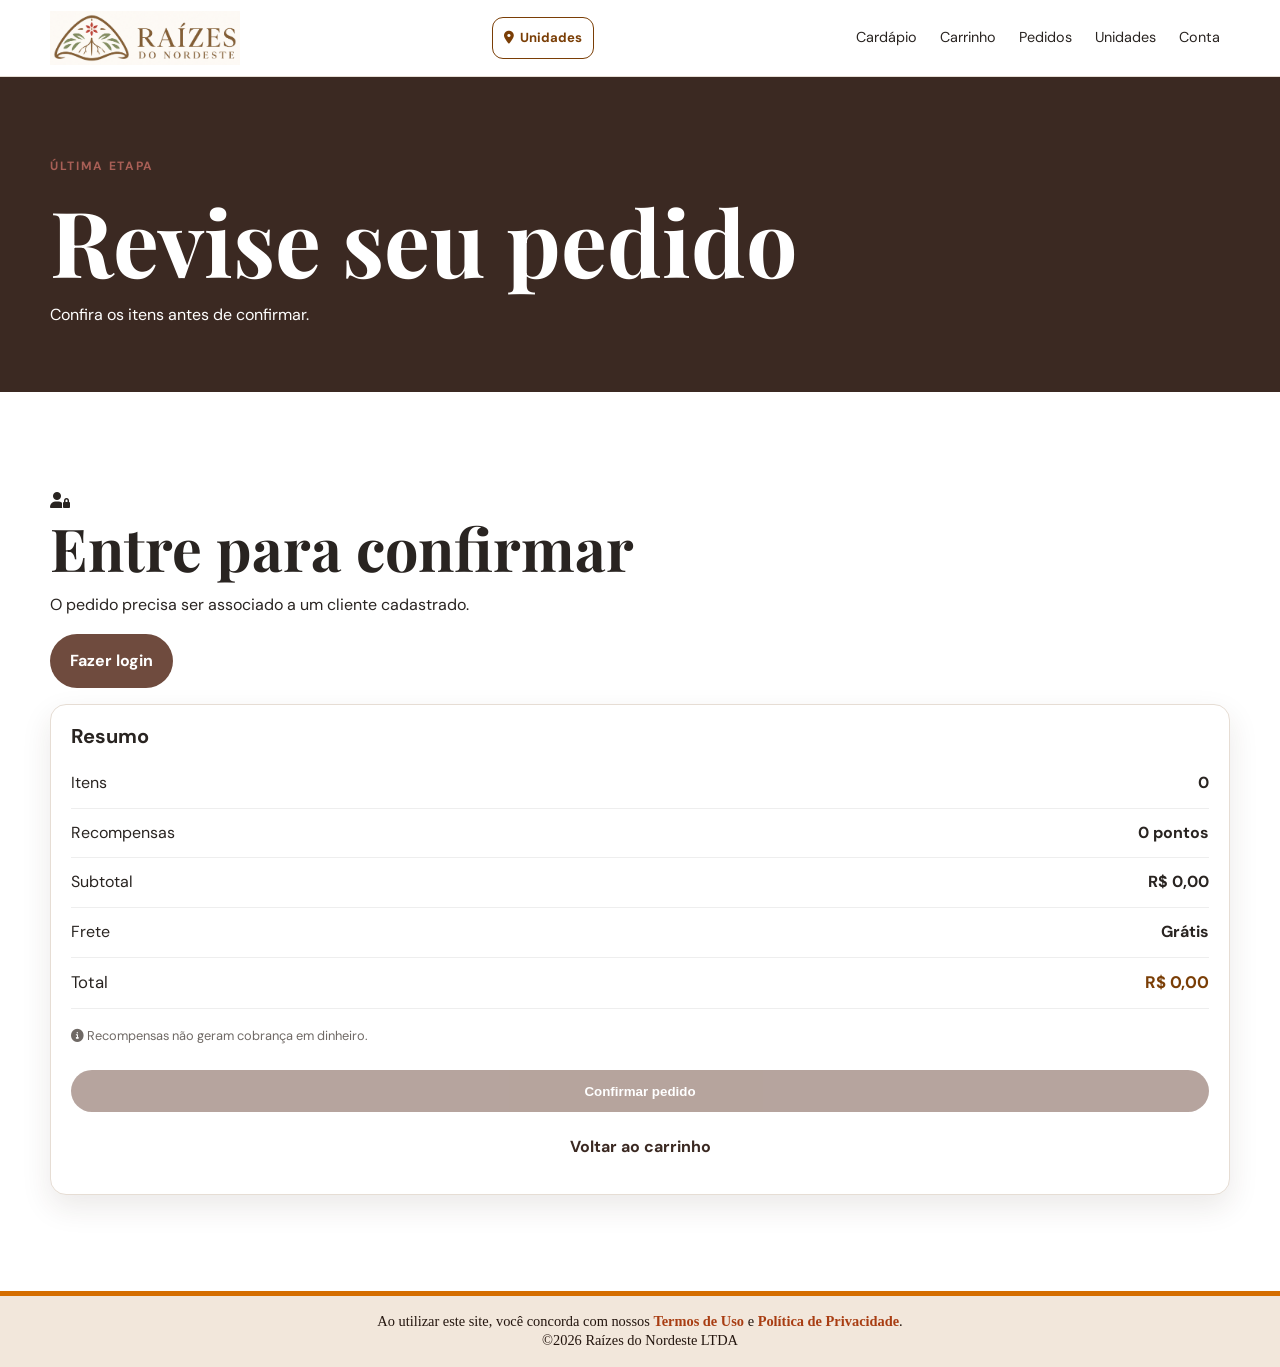
<file: pagamento.html>
<!DOCTYPE html>
<html lang="pt-br">
    <head>
        <meta charset="utf-8">
        <meta name="viewport" content="width=device-width,initial-scale=1">
        <title>Finalizar pedido | Raízes do Nordeste</title>
        <meta name="description" content="Revise e confirme seu pedido no Raízes do Nordeste.">
        <link rel="icon" href="assets/favicon.png" type="image/png">
        <link rel="stylesheet" href="css/global.css">
        <link rel="stylesheet" href="css/header.css">
        <link rel="stylesheet" href="css/footer.css">
        <link rel="stylesheet" href="css/carrinho.css">
        <link rel="stylesheet" href="css/pagamento.css">
        <link
            rel="stylesheet"
            href="https://cdnjs.cloudflare.com/ajax/libs/font-awesome/6.7.2/css/all.min.css"
            integrity="sha512-Evv84Mr4kqVGRNSgIGL/F/aIDqQb7xQ2vcrdIwxfjThSH8CSR7PBEakCr51Ck+w+/U6swU2Im1vVX0SVk9ABhg=="
            crossorigin="anonymous"
            referrerpolicy="no-referrer">
    </head>
    <body data-page="pedido">
        <!-- Resumo antes do pagamento -->
        <a class="skip-link" href="#conteudo">Pular para o conteúdo</a>
        <header id="cabecalho"></header>
        <main id="conteudo">
            <section class="page-hero order-hero">
                <div class="container">
                    <span class="eyebrow">Última etapa</span>
                    <h1>Revise seu pedido</h1>
                    <p>Confira os itens antes de confirmar.</p>
                </div>
            </section>
            <section class="section container order-layout">
                <div id="checkout-content" aria-live="polite"></div>
                <aside class="checkout-summary">
                    <h2>Resumo</h2>
                    <div class="summary-row">
                        <span>Itens</span>
                        <strong id="checkout-count">0</strong>
                    </div>
                    <div class="summary-row">
                        <span>Recompensas</span>
                        <strong id="checkout-points">0 pontos</strong>
                    </div>
                    <div class="summary-row">
                        <span>Subtotal</span>
                        <strong id="checkout-subtotal">R$ 0,00</strong>
                    </div>
                    <div class="summary-row">
                        <span>Frete</span>
                        <strong id="checkout-freight">Grátis</strong>
                    </div>
                    <div class="summary-row checkout-total">
                        <span>Total</span>
                        <strong id="checkout-total">R$ 0,00</strong>
                    </div>
                    <p id="checkout-note">
                        <i class="fa-solid fa-circle-info" aria-hidden="true"></i>
                        Recompensas não geram cobrança em dinheiro.
                    </p>
                    <button id="confirm-order" class="button primary" type="button" disabled>Confirmar pedido</button>
                    <a class="button light" href="carrinho.html">Voltar ao carrinho</a>
                </aside>
            </section>
        </main>

        <!-- Pagamento -->
        <dialog id="payment-dialog" class="payment-dialog" aria-labelledby="payment-title">
            <section id="payment-choice">
                <span class="simulation-badge">
                    <i class="fa-solid fa-flask" aria-hidden="true"></i>
                    Simulação
                </span>
                <h2 id="payment-title">Escolha como deseja pagar</h2>
                <p>Selecione uma opção para simular o processamento. Nenhuma cobrança será realizada.</p>
                <div class="payment-options">
                    <button type="button" data-payment="PIX">
                        <i class="fa-brands fa-pix" aria-hidden="true"></i>
                        <span>
                            <strong>PIX</strong>
                            <small>Confirmação simulada</small>
                        </span>
                    </button>
                    <button type="button" data-payment="Cartão de crédito">
                        <i class="fa-solid fa-credit-card" aria-hidden="true"></i>
                        <span>
                            <strong>Crédito</strong>
                            <small>Cartão de crédito</small>
                        </span>
                    </button>
                    <button type="button" data-payment="Cartão de débito">
                        <i class="fa-regular fa-credit-card" aria-hidden="true"></i>
                        <span>
                            <strong>Débito</strong>
                            <small>Cartão de débito</small>
                        </span>
                    </button>
                </div>
                <button id="cancel-payment" class="dialog-cancel" type="button">Cancelar</button>
            </section>

            <!-- `xpix -->
            <section id="payment-pix" class="payment-method-view" hidden aria-labelledby="pix-title">
                <button class="payment-back" type="button" data-payment-back>
                    <i class="fa-solid fa-arrow-left" aria-hidden="true"></i>
                    Voltar
                </button>
                <span class="simulation-badge">
                    <i class="fa-solid fa-flask" aria-hidden="true"></i>
                    PIX demonstrativo
                </span>
                <h2 id="pix-title">Pague com PIX</h2>
                <p>Escaneie o QR abaixo ou copie o código.</p>
                <div class="mock-qr" role="img" aria-label="Representação visual de QR Code não escaneável">
                    <span>
                        PIX
                        <br>
                        TESTE
                    </span>
                </div>
                <div class="pix-code-row">
                    <input id="pix-code" value="PIX-DEMONSTRACAO-RAIZES-DO-NORDESTE" readonly aria-label="Código PIX demonstrativo">
                    <button id="copy-pix" type="button" aria-label="Copiar código PIX">
                        <i class="fa-regular fa-copy" aria-hidden="true"></i>
                    </button>
                </div>
                <p id="copy-status" class="copy-status" role="status"></p>
                <p class="pix-timer">
                    <i class="fa-regular fa-clock" aria-hidden="true"></i>
                    Expira em
                    <strong id="pix-timer">15:00</strong>
                </p>
                <button id="confirm-pix" class="button primary" type="button">Simular PIX pago</button>
                <p class="payment-safety">
                    <i class="fa-solid fa-triangle-exclamation" aria-hidden="true"></i>
                    Este QR Code é apenas ilustrativo.
                </p>
            </section>

            <!-- Cartão-->
            <section id="payment-card" class="payment-method-view" hidden aria-labelledby="card-title">
                <button class="payment-back" type="button" data-payment-back>
                    <i class="fa-solid fa-arrow-left" aria-hidden="true"></i>
                    Voltar
                </button>
                <span class="simulation-badge">
                    <i class="fa-solid fa-flask" aria-hidden="true"></i>
                    Cartão demonstrativo
                </span>
                <h2 id="card-title">Dados de teste</h2>
                <p>Use somente os dados fictícios. Não informe um cartão real.</p>
                <form id="card-payment-form" class="card-payment-form">
                    <label>
                        Número de cartão
                        <input id="test-card-number" name="numero" inputmode="numeric" autocomplete="off" maxlength="19" placeholder="4000 0000 0000 0000" required>
                        <small>Use: 4000 0000 0000 0000</small>
                        <small>teste de recusa: 4000 0000 0000 0002</small>
                    </label>
                    <div>
                        <label>
                            Validade
                            <input id="test-card-expiry" name="validade" inputmode="numeric" autocomplete="off" maxlength="5" placeholder="12/30" required>
                        </label>
                        <label>
                            CVV
                            <input id="test-card-cvv" name="cvv" inputmode="numeric" autocomplete="off" maxlength="3" placeholder="123" required>
                        </label>
                    </div>
                    <label class="payment-consent">
                        <input type="checkbox" name="consentimento" required>
                        <span>
                            Confirmo que utilizei somente dados não reais e li a
                            <a href="lgpd.html">Política de Privacidade</a>
                            .
                        </span>
                    </label>
                    <button class="button primary" type="submit">Confirmar pagamento</button>
                    <p class="form-status" role="status"></p>
                </form>
                <p class="payment-safety">
                    <i class="fa-solid fa-lock" aria-hidden="true"></i>
                    Os campos são apagados após a simulação e nunca são armazenados.
                </p>
            </section>

            <!-- processando pagamento -->
            <section id="payment-processing" class="payment-state" hidden aria-live="assertive">
                <span class="payment-spinner" aria-hidden="true"></span>
                <h2>Processando pagamento...</h2>
                <p id="processing-method"></p>
                <small>Aguarde alguns segundos enquanto confirmamos o pagamento.</small>
            </section>

            <!-- Pagamento recusado -->
            <section id="payment-error" class="payment-state" hidden aria-live="assertive">
                <i class="fa-solid fa-circle-xmark payment-error-icon" aria-hidden="true"></i>
                <h2>Pagamento recusado</h2>
                <p id="payment-error-method"></p>
                <p>Confira os dados ou escolha outra forma de pagamento.</p>
                <div class="payment-state-actions">
                    <button id="retry-payment" class="button primary" type="button">Tentar novamente</button>
                    <a class="button light" href="carrinho.html">Voltar ao carrinho</a>
                </div>
            </section>

            <!-- PIX expirado -->
            <section id="payment-expired" class="payment-state" hidden aria-live="assertive">
                <i class="fa-solid fa-clock-rotate-left payment-expired-icon" aria-hidden="true"></i>
                <h2>Tempo esgotado</h2>
                <p>O prazo para utilizar este código PIX terminou.</p>
                <div class="payment-state-actions">
                    <button id="new-pix" class="button primary" type="button">Gerar novo código</button>
                    <a class="button light" href="carrinho.html">Voltar ao carrinho</a>
                </div>
            </section>

            <!-- Conlcusão -->
            <section id="payment-success" class="payment-state" hidden aria-live="assertive">
                <i class="fa-solid fa-circle-check payment-success-icon" aria-hidden="true"></i>
                <h2>Pedido concluído!</h2>
                <p id="success-order"></p>
                <div id="success-items" class="success-items"></div>
                <p id="success-method"></p>
                <button id="payment-ok" class="button primary" type="button">OK</button>
            </section>
        </dialog>

        <footer id="rodape"></footer>
        <button id="back-top" aria-label="Voltar ao topo">↑</button>
        <script src="js/mock.js"></script>
        <script src="js/app.js"></script>
        <script src="js/pagamento.js"></script>
    </body>
</html>
</file>
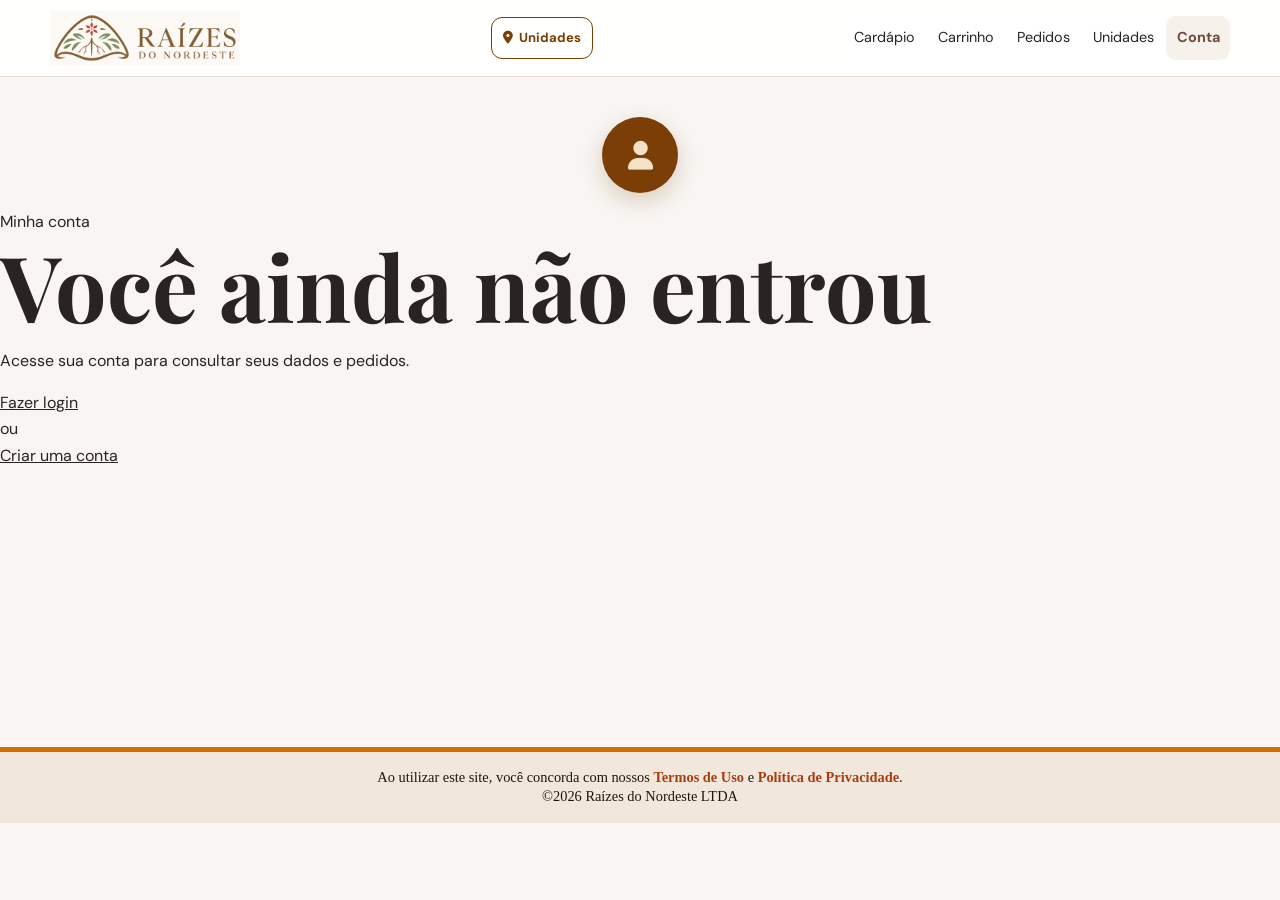
<file: perfil.html>
<!DOCTYPE html>
<html lang="pt-br">
    <head>
        <meta charset="utf-8">
        <meta name="viewport" content="width=device-width,initial-scale=1">
        <title>Perfil | Raízes do Nordeste</title>
        <link rel="icon" href="assets/favicon.png" type="image/png">
        <link rel="stylesheet" href="css/global.css">
        <link rel="stylesheet" href="css/header.css">
        <link rel="stylesheet" href="css/footer.css">
        <link rel="stylesheet" href="css/perfil.css">
        <link rel="stylesheet" href="https://cdnjs.cloudflare.com/ajax/libs/font-awesome/6.7.2/css/all.min.css">
    </head>
    <body data-page="login" class="profile-page">
        <a class="skip-link" href="#profile">Pular para o perfil</a>
        <header id="cabecalho"></header>
        <main id="profile" class="profile-shell" aria-live="polite"></main>
        <footer id="rodape"></footer>
        <button id="back-top" aria-label="Voltar ao topo">↑</button>
        <script src="js/mock.js"></script>
        <script src="js/app.js"></script>
        <script src="js/usuario.js"></script>
    </body>
</html>
</file>
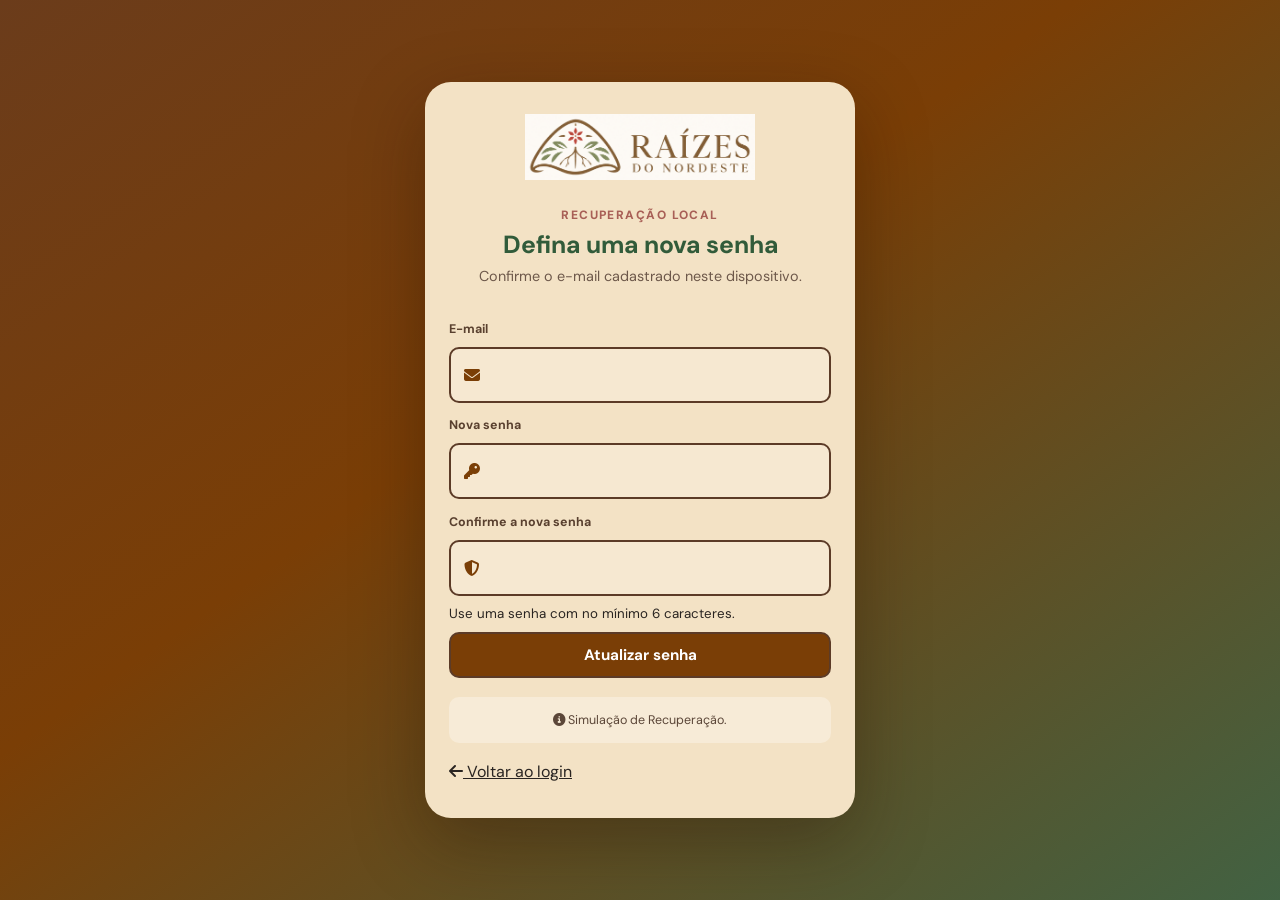
<file: recuperar-senha.html>
<!DOCTYPE html>
<html lang="pt-br">
    <head>
        <meta charset="utf-8">
        <meta name="viewport" content="width=device-width,initial-scale=1">
        <title>Recuperar senha | Raízes do Nordeste</title>
        <link rel="icon" href="assets/favicon.png" type="image/png">
        <link rel="stylesheet" href="css/global.css">
        <link rel="stylesheet" href="css/header.css">
        <link rel="stylesheet" href="css/footer.css">
        <link rel="stylesheet" href="css/login.css">
        <link rel="stylesheet" href="https://cdnjs.cloudflare.com/ajax/libs/font-awesome/6.7.2/css/all.min.css">
    </head>
    <body class="auth-page">
        <a class="skip-link" href="#conteudo">Pular para o conteúdo</a>
        <main id="conteudo" class="auth-shell">
            <section class="auth-card" aria-labelledby="recovery-title">
                <a class="auth-brand" href="index.html">
                    <img src="assets/logo.png" alt="Raízes do Nordeste">
                </a>
                <div class="auth-intro">
                    <span>Recuperação local</span>
                    <h1 id="recovery-title">Defina uma nova senha</h1>
                    <p>Confirme o e-mail cadastrado neste dispositivo.</p>
                </div>
                <form id="recovery-form" class="auth-form">
                    <label for="recovery-email">E-mail</label>
                    <div class="auth-field">
                        <i class="fa-solid fa-envelope" aria-hidden="true"></i>
                        <input id="recovery-email" type="email" name="email" required autocomplete="email">
                    </div>
                    <label for="recovery-password">Nova senha</label>
                    <div class="auth-field">
                        <i class="fa-solid fa-key" aria-hidden="true"></i>
                        <input id="recovery-password" type="password" name="senha" minlength="6" required autocomplete="new-password">
                    </div>
                    <label for="recovery-confirm">Confirme a nova senha</label>
                    <div class="auth-field">
                        <i class="fa-solid fa-shield-halved" aria-hidden="true"></i>
                        <input id="recovery-confirm" type="password" name="confirmacao" minlength="6" required autocomplete="new-password">
                    </div>
                    <small class="password-hint">Use uma senha com no mínimo 6 caracteres.</small>
                    <button class="auth-submit" type="submit">Atualizar senha</button>
                    <p class="form-status" role="status"></p>
                </form>
                <p class="recovery-note">
                    <i class="fa-solid fa-circle-info" aria-hidden="true"></i>
                    Simulação de Recuperação.
                </p>
                <a class="back-menu" href="login.html">
                    <i class="fa-solid fa-arrow-left" aria-hidden="true"></i>
                    Voltar ao login
                </a>
            </section>
        </main>
        <script src="js/recuperar-senha.js"></script>
    </body>
</html>
</file>
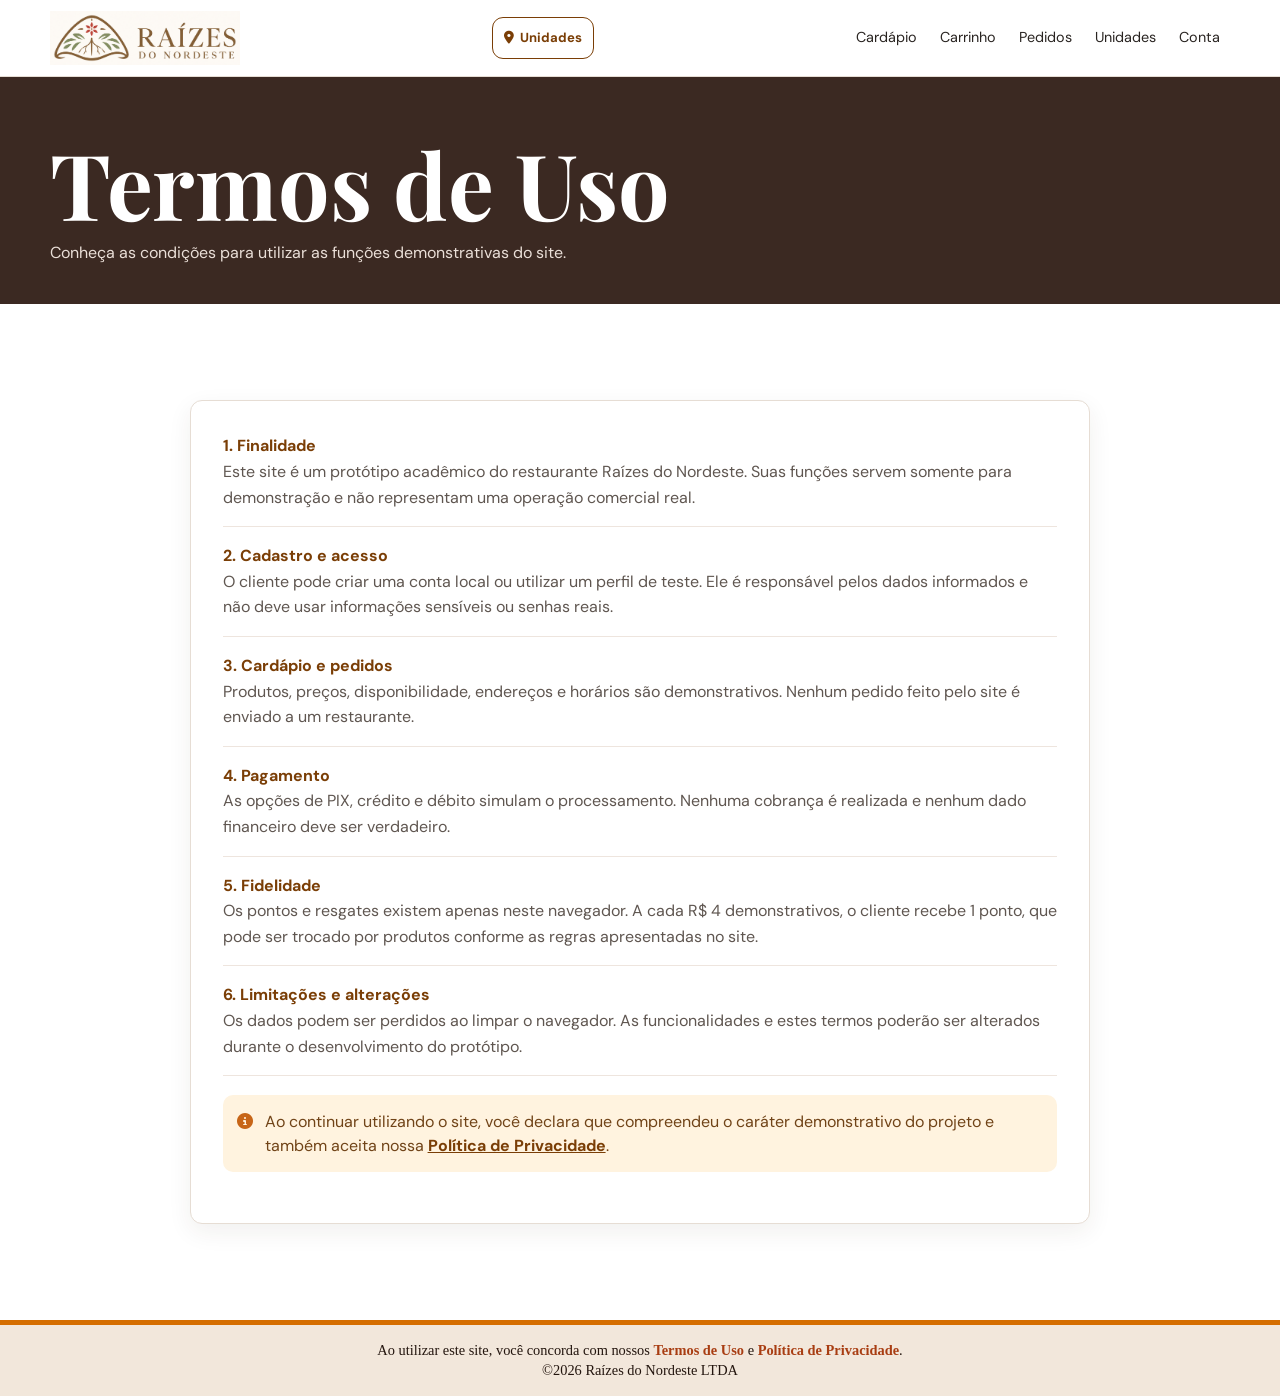
<file: termos.html>
<!DOCTYPE html>
<html lang="pt-br">
    <head>
        <meta charset="utf-8">
        <meta name="viewport" content="width=device-width,initial-scale=1">
        <title>Termos de Uso | Raízes do Nordeste</title>
        <meta name="description" content="Termos de Uso do protótipo Raízes do Nordeste.">
        <link rel="icon" href="assets/favicon.png" type="image/png">
        <link rel="stylesheet" href="css/global.css">
        <link rel="stylesheet" href="css/header.css">
        <link rel="stylesheet" href="css/footer.css">
        <link rel="stylesheet" href="css/legal.css">
        <link rel="stylesheet" href="https://cdnjs.cloudflare.com/ajax/libs/font-awesome/6.7.2/css/all.min.css">
    </head>
    <body data-page="termos">
        <a class="skip-link" href="#conteudo">Pular para o conteúdo</a>
        <header id="cabecalho"></header>

        <main id="conteudo">
            <section class="page-hero legal-hero">
                <div class="container">
                    <h1>Termos de Uso</h1>
                    <p>Conheça as condições para utilizar as funções demonstrativas do site.</p>
                </div>
            </section>

            <section class="section container legal-page">
                <article class="legal-document">
                    <p><strong>1. Finalidade</strong><br>Este site é um protótipo acadêmico do restaurante Raízes do Nordeste. Suas funções servem somente para demonstração e não representam uma operação comercial real.</p>

                    <p><strong>2. Cadastro e acesso</strong><br>O cliente pode criar uma conta local ou utilizar um perfil de teste. Ele é responsável pelos dados informados e não deve usar informações sensíveis ou senhas reais.</p>

                    <p><strong>3. Cardápio e pedidos</strong><br>Produtos, preços, disponibilidade, endereços e horários são demonstrativos. Nenhum pedido feito pelo site é enviado a um restaurante.</p>

                    <p><strong>4. Pagamento</strong><br>As opções de PIX, crédito e débito simulam o processamento. Nenhuma cobrança é realizada e nenhum dado financeiro deve ser verdadeiro.</p>

                    <p><strong>5. Fidelidade</strong><br>Os pontos e resgates existem apenas neste navegador. A cada R$ 4 demonstrativos, o cliente recebe 1 ponto, que pode ser trocado por produtos conforme as regras apresentadas no site.</p>

                    <p><strong>6. Limitações e alterações</strong><br>Os dados podem ser perdidos ao limpar o navegador. As funcionalidades e estes termos poderão ser alterados durante o desenvolvimento do protótipo.</p>

                    <div class="legal-warning">
                        <i class="fa-solid fa-circle-info" aria-hidden="true"></i>
                        <p>Ao continuar utilizando o site, você declara que compreendeu o caráter demonstrativo do projeto e também aceita nossa <a href="lgpd.html">Política de Privacidade</a>.</p>
                    </div>
                </article>
            </section>
        </main>

        <footer id="rodape"></footer>
        <button id="back-top" aria-label="Voltar ao topo">↑</button>
        <script src="js/mock.js"></script>
        <script src="js/app.js"></script>
    </body>
</html>
</file>
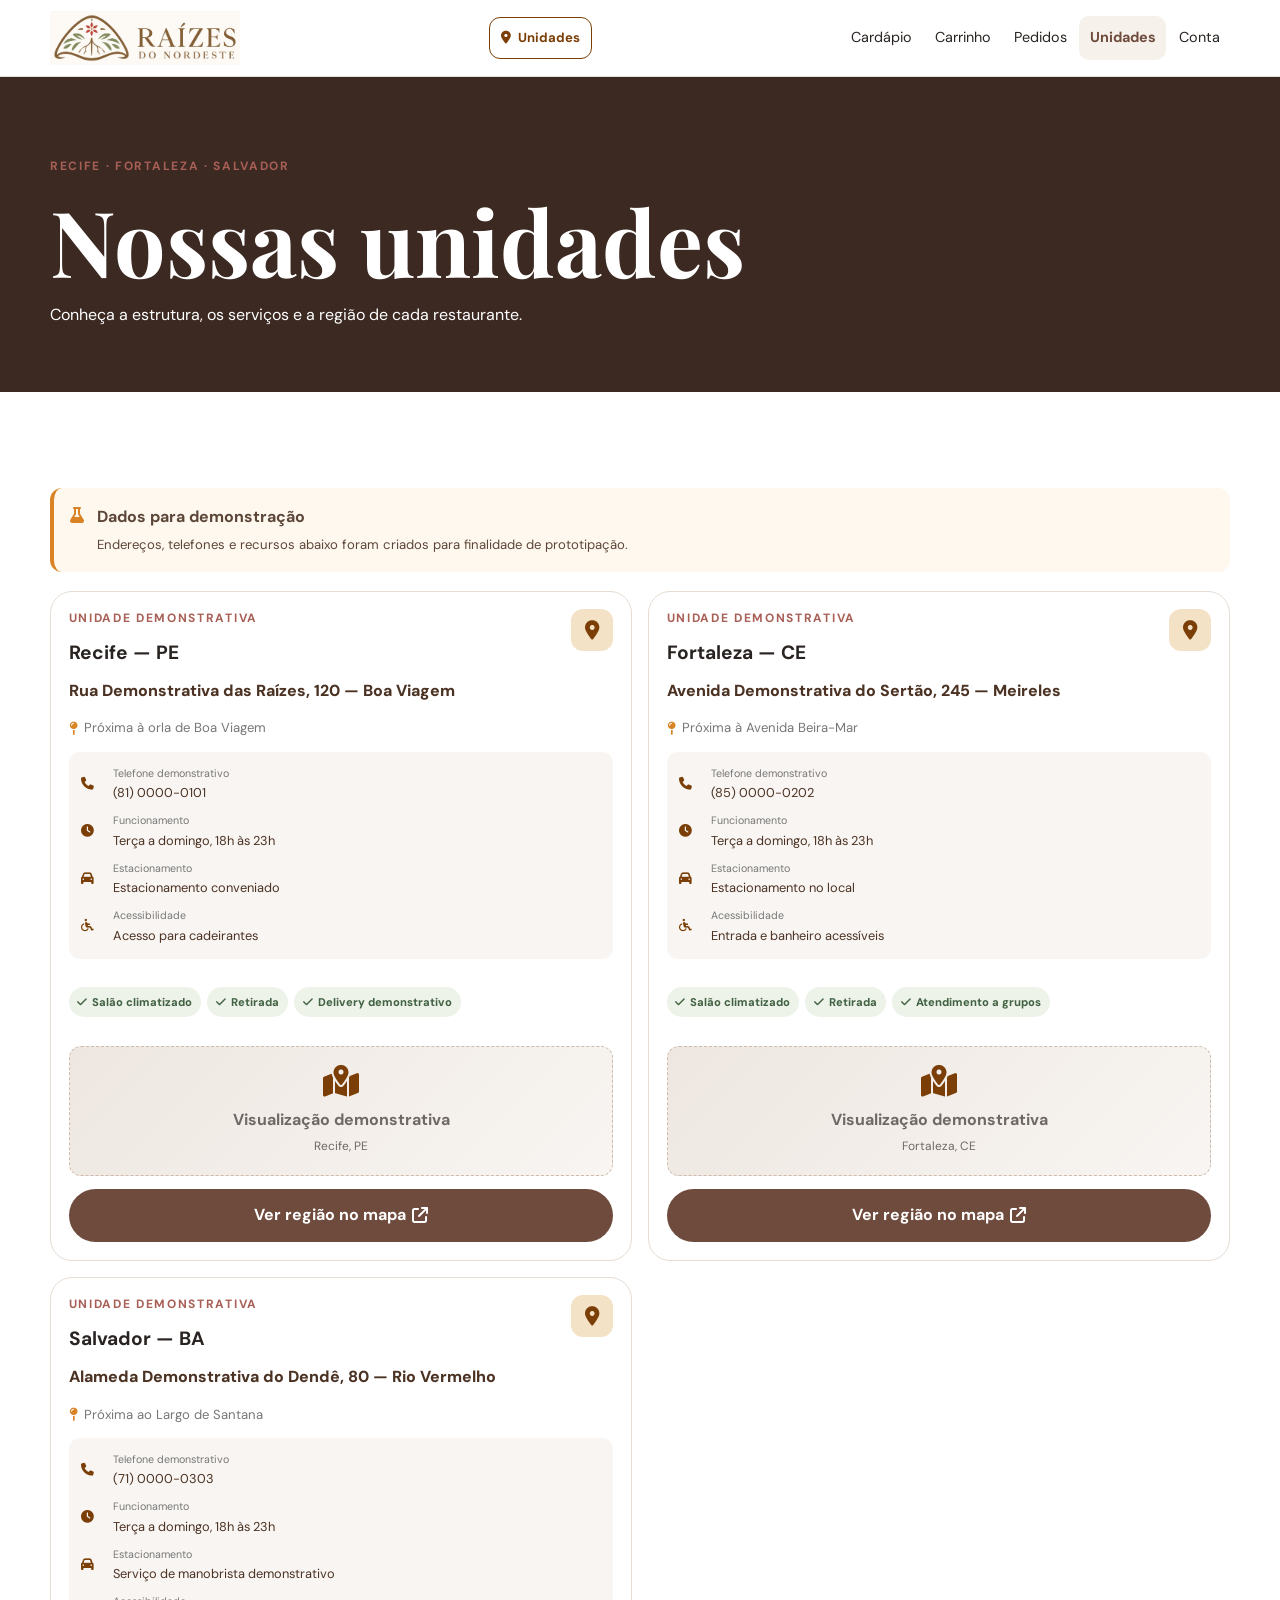
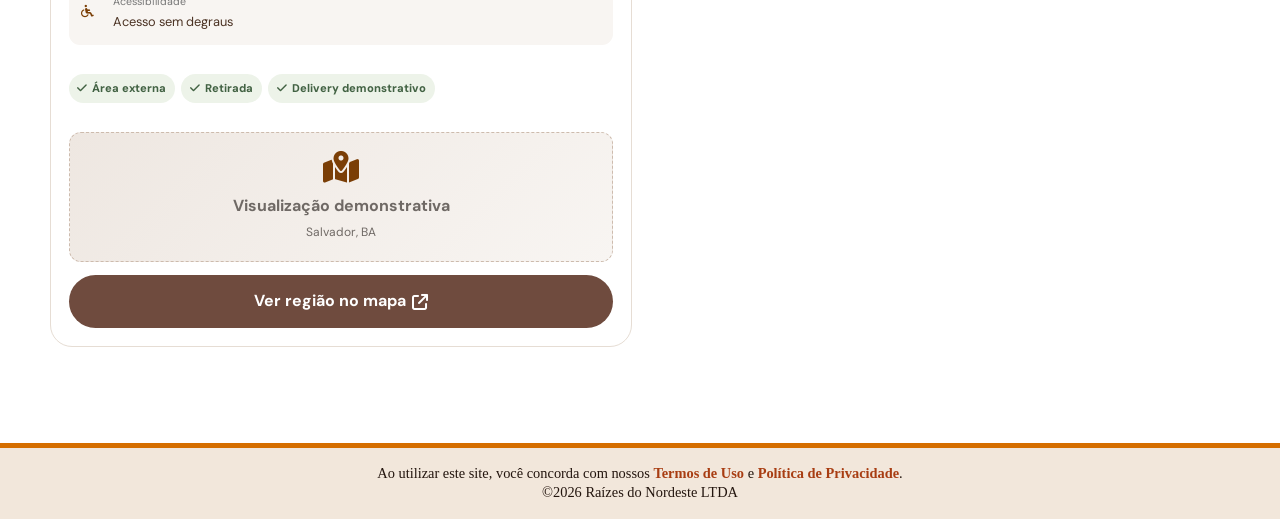
<file: unidades.html>
<!DOCTYPE html>
<html lang="pt-br">
    <head>
        <meta charset="utf-8">
        <meta name="viewport" content="width=device-width,initial-scale=1">
        <title>Unidades | Raízes do Nordeste</title>
        <meta name="description" content="Conheça as unidades demonstrativas do Raízes do Nordeste em Recife, Fortaleza e Salvador.">
        <link rel="icon" href="assets/favicon.png" type="image/png">
        <link rel="stylesheet" href="css/global.css">
        <link rel="stylesheet" href="css/header.css">
        <link rel="stylesheet" href="css/footer.css">
        <link rel="stylesheet" href="css/unidades.css">
        <link rel="stylesheet" href="https://cdnjs.cloudflare.com/ajax/libs/font-awesome/6.7.2/css/all.min.css">
    </head>
    <body data-page="unidades">
        <a class="skip-link" href="#conteudo">Pular para o conteúdo</a>
        <header id="cabecalho"></header>
        <main id="conteudo">
            <section class="page-hero locations-hero">
                <div class="container">
                    <span class="eyebrow">Recife · Fortaleza · Salvador</span>
                    <h1>Nossas unidades</h1>
                    <p>Conheça a estrutura, os serviços e a região de cada restaurante.</p>
                </div>
            </section>
            <section class="section container">
                <div class="mock-data-notice">
                    <i class="fa-solid fa-flask"></i>
                    <div>
                        <strong>Dados para demonstração</strong>
                        <p>Endereços, telefones e recursos abaixo foram criados para finalidade de prototipação.</p>
                    </div>
                </div>
                <div class="location-grid detailed-location-grid" data-locations></div>
            </section>
        </main>
        <footer id="rodape"></footer>
        <button id="back-top" aria-label="Voltar ao topo">↑</button>
        <script src="js/mock.js"></script>
        <script src="js/app.js"></script>
    </body>
</html>
</file>
<file: css/global.css>
/* Estilos gerais do site */

@import url('https://fonts.googleapis.com/css2?family=DM+Sans:wght@400;500;600;700&family=Playfair+Display:wght@600;700&display=swap');

.form-row > * {
    min-width: 0;
}
input,
textarea,
select {
    min-width: 0;
}
.form-card input[type='checkbox'] {
    width: auto;
}
:root {
    --brown: #6f4b3e;
    --brown-dark: #3b2922;
    --green: #b7c9a8;
    --green-dark: #3f624b;
    --red: #a85f56;
    --cream: #f6f1ea;
    --white: #fff;
    --ink: #292421;
    --muted: #6f6965;
    --line: #e6ddd4;
    --shadow: 0 16px 45px rgba(59, 41, 34, 0.12);
    --radius: 22px;
}
* {
    box-sizing: border-box;
}
html {
    scroll-behavior: smooth;
}
body {
    margin: 0;
    color: var(--ink);
    background: #fff;
    font:
        400 1rem/1.65 'DM Sans',
        sans-serif;
}
img {
    max-width: 100%;
    display: block;
}
a {
    color: inherit;
}
h1,
h2,
h3 {
    font-family: 'Playfair Display', serif;
    line-height: 1.1;
    margin: 0 0 0.75rem;
}
h1 {
    font-size: clamp(2.5rem, 10vw, 5.7rem);
}
h2 {
    font-size: clamp(2rem, 8vw, 3.7rem);
}
h3 {
    font-size: 1.35rem;
}
p {
    margin: 0.3rem 0 1rem;
}
.container {
    width: min(1180px, calc(100% - 2rem));
    margin-inline: auto;
}
.section {
    padding: 4.5rem 0;
}
.tinted {
    background: var(--cream);
}
.dark {
    background: var(--brown-dark);
    color: #fff;
}
.eyebrow {
    display: block;
    color: var(--red);
    font-weight: 700;
    letter-spacing: 0.14em;
    text-transform: uppercase;
    font-size: 0.75rem;
    margin-bottom: 0.8rem;
}
.dark .eyebrow,
.hero .eyebrow {
    color: #f3c5bd;
}
.skip-link {
    position: fixed;
    left: 1rem;
    top: -5rem;
    background: #fff;
    padding: 0.8rem;
    z-index: 999;
}
.skip-link:focus {
    top: 1rem;
}

.hero {
    min-height: calc(100vh - 76px);
    display: grid;
    position: relative;
    align-items: end;
    color: #fff;
    overflow: hidden;
}
.hero > img,
.hero-overlay {
    position: absolute;
    inset: 0;
    width: 100%;
    height: 100%;
    object-fit: cover;
}
.hero-overlay {
    background: linear-gradient(0deg, rgba(31, 19, 14, 0.88), rgba(31, 19, 14, 0.18));
}
.hero-content {
    position: relative;
    padding-bottom: 4rem;
    max-width: 840px;
}
.hero-content p {
    font-size: 1.12rem;
    max-width: 650px;
}
.actions {
    display: flex;
    flex-wrap: wrap;
    gap: 0.7rem;
    margin-top: 1.5rem;
}
.button {
    display: inline-flex;
    justify-content: center;
    align-items: center;
    border: 0;
    border-radius: 999px;
    padding: 0.85rem 1.25rem;
    text-decoration: none;
    font-weight: 700;
    cursor: pointer;
}
.primary {
    background: var(--brown);
    color: #fff;
}
.accent {
    background: var(--red);
    color: #fff;
}
.light {
    background: #fff;
    color: var(--brown-dark);
}
.outline-light {
    border: 1px solid #fff;
    color: #fff;
    background: transparent;
}
.split,
.form-layout,
.gallery {
    display: grid;
    gap: 2rem;
}
.feature-card,
.form-card,
.empty-state {
    background: #fff;
    border: 1px solid var(--line);
    border-radius: var(--radius);
    padding: 1.5rem;
    box-shadow: var(--shadow);
    color: var(--ink);
}
.check-list {
    padding: 0;
    list-style: none;
}
.check-list li {
    padding: 0.65rem 0;
    border-bottom: 1px solid var(--line);
}
.check-list li::before {
    content: '✓';
    color: var(--green-dark);
    font-weight: 700;
    margin-right: 0.6rem;
}
.section-heading {
    display: flex;
    align-items: end;
    justify-content: space-between;
    gap: 1rem;
    margin-bottom: 2rem;
}
.section-heading > a {
    color: var(--brown);
    font-weight: 700;
}
.cards,
.location-grid {
    display: grid;
    gap: 1rem;
}
.product-card {
    background: #fff;
    border: 1px solid var(--line);
    border-radius: var(--radius);
    overflow: hidden;
    box-shadow: var(--shadow);
}
.product-card img {
    width: 100%;
    aspect-ratio: 4/3;
    object-fit: cover;
    background: var(--cream);
}
.product-body {
    padding: 1.25rem;
}
.meta {
    display: flex;
    gap: 0.45rem;
    flex-wrap: wrap;
    margin-bottom: 0.75rem;
}
.tag {
    font-size: 0.72rem;
    background: var(--green);
    color: #294231;
    border-radius: 999px;
    padding: 0.25rem 0.55rem;
    font-weight: 700;
}
.price {
    font-weight: 800;
    color: var(--brown);
    font-size: 1.15rem;
}
.notice {
    color: var(--muted);
    font-size: 0.9rem;
    margin-top: 1.25rem;
}
.gallery-main {
    margin: 0;
    position: relative;
    border-radius: var(--radius);
    overflow: hidden;
}
.gallery-main img {
    width: 100%;
    height: 100%;
    min-height: 340px;
    object-fit: cover;
}
.gallery-main figcaption {
    position: absolute;
    bottom: 0;
    left: 0;
    right: 0;
    padding: 2rem 1.2rem 1rem;
    color: #fff;
    background: linear-gradient(transparent, rgba(0, 0, 0, 0.8));
}
.info-grid {
    display: grid;
    grid-template-columns: 1fr 1fr;
    gap: 0.7rem;
}
.info-grid span {
    padding: 0.8rem;
    background: var(--cream);
    border-radius: 12px;
    font-size: 0.88rem;
}
.form-card {
    display: grid;
    gap: 1rem;
}
.form-card label {
    display: grid;
    gap: 0.35rem;
    font-weight: 600;
}
.form-row {
    display: grid;
    grid-template-columns: 1fr 1fr;
    gap: 0.8rem;
}
input,
textarea,
select {
    width: 100%;
    border: 1px solid #cfc3b9;
    border-radius: 12px;
    padding: 0.8rem;
    font: inherit;
    background: #fff;
}
textarea {
    resize: vertical;
}
button:focus-visible,
a:focus-visible,
input:focus-visible,
textarea:focus-visible {
    outline: 3px solid #cf8278;
    outline-offset: 3px;
}
.form-status {
    margin: 0;
    color: var(--green-dark);
}
.hours {
    display: flex;
    justify-content: space-between;
    border-bottom: 1px solid var(--line);
    padding: 1rem 0;
}
.location-card {
    background: #fff;
    border: 1px solid var(--line);
    padding: 1.4rem;
    border-radius: var(--radius);
}
.map-placeholder {
    background: var(--cream);
    border-radius: 14px;
    padding: 1rem;
    margin: 1rem 0;
}
.page-hero {
    background: var(--brown-dark);
    color: #fff;
    padding: 5rem 0 3rem;
}
.page-hero p {
    max-width: 650px;
}
.filters {
    display: flex;
    gap: 0.5rem;
    overflow: auto;
    padding-bottom: 1.2rem;
}
.filter {
    white-space: nowrap;
    border: 1px solid var(--brown);
    background: #fff;
    color: var(--brown);
    padding: 0.55rem 0.9rem;
    border-radius: 999px;
}
.filter.active {
    background: var(--brown);
    color: #fff;
}

/* Ajustes para tablet */
@media (min-width: 700px) {
    .cards,
    .location-grid {
        grid-template-columns: repeat(2, 1fr);
    }

    .split,
    .gallery,
    .form-layout {
        grid-template-columns: 1.1fr 0.9fr;
        align-items: center;
    }

    .section {
        padding: 96px 0;
    }

    .hero-content {
        padding-bottom: 96px;
    }
}

/* Reduz movimentos quando solicitado no aparelho */
@media (prefers-reduced-motion: reduce) {
    * {
        scroll-behavior: auto !important;
        animation: none !important;
        transition: none !important;
    }
}
</file>
<file: css/header.css>
/* Cabecalho e menus de navegacao */

.delivery-layout .bottom-nav {
    background: #7a3e06;
    border-top-color: #663305;
    box-shadow: 0 -4px 18px rgba(70, 33, 2, 0.24);
}
.delivery-layout .bottom-nav a {
    color: #fff;
    transition: color 0.2s ease;
}
.delivery-layout .bottom-nav a > i {
    font-size: 1.15rem;
    line-height: 1;
}
.delivery-layout .bottom-nav a.active,
.delivery-layout .bottom-nav a:hover,
.delivery-layout .bottom-nav a:focus-visible {
    color: #ffd36a;
}
.delivery-layout .bottom-nav a.active {
    font-weight: 700;
}
.delivery-layout {
    background: #f7f7f7;
    padding-bottom: 76px;
}
.delivery-layout .site-header {
    background: #fff;
    box-shadow: none;
}
.delivery-layout .nav-wrap {
    min-height: 58px;
}
.delivery-layout .logo img {
    width: 150px;
}
.delivery-layout .main-nav,
.delivery-layout .menu-toggle {
    display: none;
}
.bottom-nav {
    position: fixed;
    left: 0;
    right: 0;
    bottom: 0;
    z-index: 40;
    display: grid;
    grid-template-columns: repeat(4, 1fr);
    background: #fff;
    border-top: 1px solid #ddd;
    box-shadow: 0 -4px 18px rgba(0, 0, 0, 0.07);
    padding: 0.45rem 0.3rem max(0.45rem, env(safe-area-inset-bottom));
}
.bottom-nav a {
    position: relative;
    display: grid;
    justify-items: center;
    gap: 0.1rem;
    color: #777;
    text-decoration: none;
    font-size: 0.7rem;
}
.bottom-nav a > span {
    font-size: 1.15rem;
    line-height: 1;
}
.bottom-nav a.active {
    color: #6f4b3e;
    font-weight: 700;
}
.bottom-nav b {
    position: absolute;
    top: -3px;
    left: calc(50% + 7px);
    display: grid;
    place-items: center;
    min-width: 17px;
    height: 17px;
    padding: 0 4px;
    border-radius: 10px;
    background: #a85f56;
    color: #fff;
    font-size: 0.62rem;
}

.site-header {
    position: sticky;
    top: 0;
    background: rgba(255, 255, 255, 0.96);
    z-index: 50;
    border-bottom: 1px solid var(--line);
}
.nav-wrap {
    min-height: 76px;
    display: flex;
    align-items: center;
    justify-content: space-between;
    gap: 1rem;
}
.logo img {
    width: 190px;
    height: auto;
}
.header-actions {
    display: flex;
    align-items: center;
    gap: 0.5rem;
}
.header-units {
    display: inline-flex;
    min-height: 42px;
    align-items: center;
    justify-content: center;
    gap: 0.4rem;
    padding: 0.55rem 0.7rem;
    border: 1px solid #7a3e06;
    border-radius: 11px;
    color: #7a3e06;
    font-size: 0.82rem;
    font-weight: 700;
    text-decoration: none;
}
.header-units:hover,
.header-units:focus-visible {
    background: #7a3e06;
    color: #fff;
}
.menu-toggle {
    border: 0;
    background: var(--brown);
    color: #fff;
    border-radius: 12px;
    padding: 0.65rem 0.85rem;
    font-weight: 700;
}
@media (max-width: 420px) {
    .nav-wrap {
        gap: 0.5rem;
    }
    .logo img {
        width: 150px;
    }
    .header-units span {
        position: absolute;
        width: 1px;
        height: 1px;
        overflow: hidden;
        clip-path: inset(50%);
    }
    .header-units {
        width: 42px;
        padding-inline: 0;
    }
}
.main-nav {
    display: none;
    position: absolute;
    top: 76px;
    left: 0;
    right: 0;
    background: #fff;
    padding: 1rem;
    border-bottom: 1px solid var(--line);
    box-shadow: var(--shadow);
}
.main-nav.open {
    display: grid;
}
.main-nav a {
    text-decoration: none;
    padding: 0.65rem;
    border-radius: 10px;
}
.main-nav a:hover,
.main-nav a.active {
    background: var(--cream);
    color: var(--brown);
    font-weight: 700;
}

/* Menu para telas maiores */
@media (min-width: 1024px) {
    .menu-toggle {
        display: none;
    }

    .main-nav {
        position: static;
        display: flex;
        padding: 0;
        border: 0;
        box-shadow: none;
        align-items: center;
        gap: 2px;
    }

    .main-nav a {
        font-size: 0.9rem;
    }
}

/* Menu inferior em telas maiores */
@media (min-width: 800px) {
    .bottom-nav {
        left: 50%;
        right: auto;
        width: 520px;
        transform: translateX(-50%);
        border: 1px solid #ddd;
        border-bottom: 0;
        border-radius: 16px 16px 0 0;
    }
}
</file>
<file: css/footer.css>
/* Rodape e avisos do site */

.delivery-layout .legal-strip {
    margin-bottom: 0;
}
.delivery-layout #back-top {
    bottom: 5.5rem;
}
.legal-strip {
    border-top: 5px solid #d56e00;
    background: #f2e7db;
    color: #23150e;
    padding: 1rem;
    text-align: center;
    font-family: Georgia, serif;
    font-size: 0.9rem;
}
.legal-strip p {
    margin: 0;
    line-height: 1.35;
}
.legal-strip a {
    color: #a83d12;
    font-weight: 700;
    text-decoration: none;
}
.legal-strip a:hover,
.legal-strip a:focus-visible {
    text-decoration: underline;
}

.site-footer {
    background: #211713;
    color: #eee;
    padding: 3rem 0 1rem;
}
.footer-grid {
    display: grid;
    gap: 2rem;
}
.footer-logo {
    filter: brightness(0) invert(1);
    width: 210px;
}
.footer-links {
    display: grid;
    gap: 0.4rem;
}
.footer-links a {
    text-decoration: none;
}
.footer-bottom {
    border-top: 1px solid rgba(255, 255, 255, 0.16);
    margin-top: 2rem;
    padding-top: 1rem;
    color: #cfc7c3;
    font-size: 0.9rem;
}
.whatsapp {
    position: fixed;
    right: 1rem;
    bottom: 1rem;
    background: var(--green-dark);
    color: #fff;
    border-radius: 999px;
    padding: 0.8rem 1rem;
    text-decoration: none;
    box-shadow: var(--shadow);
    z-index: 30;
}
.whatsapp.disabled {
    display: none;
}
#back-top {
    position: fixed;
    right: 1rem;
    bottom: 5rem;
    width: 44px;
    height: 44px;
    border: 0;
    border-radius: 50%;
    background: var(--red);
    color: #fff;
    opacity: 0;
    pointer-events: none;
    transition: 0.2s;
    z-index: 29;
}
#back-top.visible {
    opacity: 1;
    pointer-events: auto;
}

/* Rodape para tablet */
@media (min-width: 700px) {
    .footer-grid {
        grid-template-columns: 1.4fr 1fr 1fr;
    }
}
</file>
<file: css/home.css>
/* Pagina inicial e cardapio */

.delivery-main {
    min-height: 100vh;
}
.store-cover {
    height: 170px;
    overflow: hidden;
    background: #eee;
}
.store-cover img {
    width: 100%;
    height: 100%;
    object-fit: cover;
}
.store-summary {
    position: relative;
    display: grid;
    grid-template-columns: 68px 1fr auto;
    align-items: center;
    gap: 0.85rem;
    padding: 1rem 0;
    border-bottom: 1px solid #e8e8e8;
}
.store-avatar {
    width: 68px;
    height: 68px;
    border-radius: 16px;
    background: #fff;
    border: 1px solid #e4e4e4;
    padding: 0.35rem;
}
.store-title h1 {
    font-family: 'DM Sans', sans-serif;
    font-size: 1.35rem;
    margin: 0 0 0.15rem;
}
.store-title p {
    font-size: 0.85rem;
    color: #6f6965;
    margin: 0;
}
.account-link {
    align-self: start;
    color: #6f4b3e;
    font-weight: 700;
    text-decoration: none;
    font-size: 0.9rem;
}
.store-details {
    display: grid;
    grid-template-columns: 1fr;
    gap: 0.7rem;
    padding: 1rem 0;
}
.unit-select,
.service-info {
    display: grid;
    gap: 0.2rem;
    background: #fff;
    border: 1px solid #e5e2df;
    border-radius: 12px;
    padding: 0.8rem 1rem;
    font-size: 0.83rem;
}
.unit-select select {
    border: 0;
    padding: 0;
    background: transparent;
    color: #5e5955;
    font-size: 0.88rem;
}
.service-info span {
    color: #6f6965;
}
.menu-toolbar {
    position: sticky;
    top: 0;
    z-index: 20;
    background: #fff;
    border-block: 1px solid #e7e7e7;
    padding: 0.8rem 0 0;
}
.search-box {
    display: flex;
    align-items: center;
    gap: 0.6rem;
    background: #f1f1f1;
    border-radius: 10px;
    padding: 0 0.85rem;
}
.search-box input {
    border: 0;
    background: transparent;
    padding: 0.75rem 0;
    outline: 0;
}
.delivery-filters {
    display: flex;
    gap: 0.45rem;
    overflow: auto;
    padding: 0.75rem 0;
    scrollbar-width: none;
}
.delivery-filters::-webkit-scrollbar {
    display: none;
}
.delivery-filter {
    white-space: nowrap;
    border: 0;
    background: #f1f1f1;
    color: #4f4945;
    padding: 0.55rem 0.85rem;
    border-radius: 8px;
    font-weight: 700;
}
.delivery-filter.active {
    background: #6f4b3e;
    color: #fff;
}
.delivery-menu {
    padding-top: 1rem;
    padding-bottom: 2rem;
}
.menu-heading {
    display: flex;
    justify-content: space-between;
    align-items: center;
    margin-bottom: 0.8rem;
    color: #6f6965;
    font-size: 0.84rem;
}
.menu-heading > div {
    display: flex;
    align-items: center;
    gap: 0.45rem;
    color: #292421;
    font-size: 1rem;
}
.status-dot {
    width: 9px;
    height: 9px;
    border-radius: 50%;
    background: #4e8759;
}
.delivery-products {
    display: grid;
    gap: 0.65rem;
}
.delivery-product {
    position: relative;
    display: grid;
    grid-template-columns: 96px 1fr;
    gap: 0.85rem;
    min-height: 122px;
    padding: 0.8rem;
    background: #fff;
    border: 1px solid #e7e4e1;
    border-radius: 12px;
}
.delivery-product > img {
    width: 96px;
    height: 96px;
    border-radius: 9px;
    object-fit: cover;
    background: #f6f1ea;
}
.delivery-product-info {
    min-width: 0;
    padding-right: 2.4rem;
}
.delivery-product-info > span {
    display: block;
    color: #8a837d;
    font-size: 0.7rem;
    text-transform: uppercase;
    letter-spacing: 0.05em;
}
.delivery-product-info h2 {
    font-family: 'DM Sans', sans-serif;
    font-size: 1rem;
    margin: 0.15rem 0;
}
.delivery-product-info p {
    font-size: 0.8rem;
    color: #6f6965;
    line-height: 1.35;
    margin: 0 0 0.35rem;
    display: -webkit-box;
    -webkit-line-clamp: 2;
    -webkit-box-orient: vertical;
    overflow: hidden;
}
.delivery-product-info strong {
    font-size: 0.9rem;
    color: #4a3830;
}
.add-product {
    position: absolute;
    right: 0.8rem;
    bottom: 0.8rem;
    width: 34px;
    height: 34px;
    border: 0;
    border-radius: 50%;
    background: #6f4b3e;
    color: #fff;
    font-size: 1.25rem;
    cursor: pointer;
}

/* Cardapio em telas maiores */
@media (min-width: 800px) {
    .delivery-layout .container {
        width: min(860px, calc(100% - 32px));
    }

    .menu-toolbar {
        top: 58px;
    }

    .store-cover {
        width: min(920px, 100%);
        height: 250px;
        margin: auto;
        border-radius: 0 0 18px 18px;
    }

    .store-details {
        grid-template-columns: 1.1fr 1fr 1fr;
    }

    .delivery-products {
        grid-template-columns: 1fr 1fr;
    }

    .delivery-product {
        grid-template-columns: 112px 1fr;
    }

    .delivery-product > img {
        width: 112px;
        height: 112px;
    }
}

/* Produto indisponivel na unidade selecionada */
.product-unavailable {
    background: #f1eeee;
    border-color: #d8ceca;
}

.product-unavailable > img {
    filter: grayscale(70%);
    opacity: 0.65;
}

.delivery-product-info .unavailable-label {
    color: #a64038;
    font-size: 0.82rem;
}

.add-product:disabled {
    background: #aaa19d;
    cursor: not-allowed;
    opacity: 0.75;
}

@media (min-width: 1024px) {
    .hero-overlay {
        background: linear-gradient(90deg, rgba(31, 19, 14, 0.88), rgba(31, 19, 14, 0.12) 75%);
    }

    .cards {
        grid-template-columns: repeat(3, 1fr);
    }

    .menu-grid {
        grid-template-columns: repeat(4, 1fr);
    }

    .location-grid {
        grid-template-columns: repeat(3, 1fr);
    }

    .product-card {
        transition: transform 0.25s, box-shadow 0.25s;
    }

    .product-card:hover {
        transform: translateY(-7px);
        box-shadow: 0 24px 60px rgba(59, 41, 34, 0.18);
    }
}
</file>
<file: css/product-details.css>
.product-details {
    margin: 0.45rem 0;
    color: #6f6965;
    font-size: 0.76rem;
}
.product-details summary {
    width: max-content;
    cursor: pointer;
    color: #7a3e06;
    font-weight: 800;
}
.product-details p {
    display: block !important;
    margin: 0.35rem 0 !important;
    overflow: visible !important;
    -webkit-line-clamp: unset !important;
}
.product-details i {
    width: 1rem;
    color: #7a3e06;
}
</file>
<file: css/login.css>
/* Login, cadastro e recuperacao de senha */

.recovery-note {
    padding: 0.8rem;
    background: rgba(255, 255, 255, 0.3);
    border-radius: 10px;
    color: #5b4638;
    font-size: 0.78rem;
    text-align: center;
}
.lgpd-consent {
    display: grid !important;
    grid-template-columns: auto 1fr;
    align-items: start;
    gap: 0.65rem !important;
    margin: 0.6rem 0;
    color: #5b4638 !important;
    font-size: 0.8rem !important;
    font-weight: 500 !important;
    line-height: 1.45;
}
.lgpd-consent input[type='checkbox'] {
    width: 18px !important;
    height: 18px !important;
    margin: 0.1rem 0 0;
    accent-color: #7a3e06;
    cursor: pointer;
}
.lgpd-consent a {
    color: #7a3e06;
    font-weight: 800;
    text-decoration: underline;
}
.lgpd-consent a:hover,
.lgpd-consent a:focus-visible {
    color: #a96513;
}

.auth-page {
    min-height: 100vh;
    background: linear-gradient(145deg, #6b3c1b 0, #7a3e06 42%, #426243 100%);
    padding: 0;
}
.auth-shell {
    min-height: 100vh;
    display: grid;
    place-items: center;
    padding: 1rem;
}
.auth-card {
    width: min(100%, 430px);
    background: #f3e2c5;
    border-radius: 26px;
    padding: 2rem 1.5rem;
    box-shadow: 0 24px 70px rgba(35, 18, 5, 0.35);
}
.auth-brand {
    display: block;
    width: 230px;
    max-width: 76%;
    margin: 0 auto 1.6rem;
}
.auth-brand img {
    width: 100%;
}
.auth-intro {
    text-align: center;
    margin-bottom: 1.5rem;
}
.auth-intro > span {
    display: block;
    color: #a85f56;
    font-size: 0.75rem;
    font-weight: 800;
    letter-spacing: 0.12em;
    text-transform: uppercase;
    margin-bottom: 0.35rem;
}
.auth-intro h1 {
    font-family: 'DM Sans', sans-serif;
    color: #315b3a;
    font-size: 1.55rem;
    margin: 0 0 0.45rem;
}
.auth-intro p {
    color: #6d584a;
    font-size: 0.9rem;
    margin: 0;
}
.auth-form {
    display: grid;
    gap: 0.45rem;
}
.auth-form > label {
    font-size: 0.78rem;
    color: #59402f;
    font-weight: 700;
    margin-top: 0.35rem;
}
.auth-field {
    display: flex;
    align-items: center;
    border: 2px solid #5c3b27;
    border-radius: 10px;
    background: rgba(255, 255, 255, 0.2);
    overflow: hidden;
}
.auth-field i {
    width: 48px;
    text-align: center;
    color: #7a3e06;
}
.auth-field input {
    border: 0;
    border-radius: 0;
    background: transparent;
    padding: 0.8rem 0.8rem 0.8rem 0;
    outline: 0;
    color: #292421;
}
.auth-field:focus-within {
    border-color: #d98324;
    box-shadow: 0 0 0 3px rgba(217, 131, 36, 0.18);
}
.forgot-link {
    justify-self: end;
    color: #7a3e06;
    font-size: 0.8rem;
    font-weight: 700;
    margin: 0.15rem 0 0.8rem;
}
.auth-submit,
.auth-secondary {
    display: flex;
    width: 100%;
    min-height: 46px;
    align-items: center;
    justify-content: center;
    gap: 0.55rem;
    border: 2px solid #5c3b27;
    border-radius: 10px;
    font:
        700 0.95rem 'DM Sans',
        sans-serif;
    text-decoration: none;
    cursor: pointer;
}
.auth-submit {
    background: #7a3e06;
    color: #fff;
}
.auth-submit:hover,
.auth-submit:focus-visible {
    background: #613103;
}
.auth-secondary {
    background: #b98d77;
    color: #2d2019;
}
.auth-secondary:hover,
.auth-secondary:focus-visible {
    background: #a97d68;
}
.auth-divider {
    display: flex;
    align-items: center;
    gap: 0.8rem;
    color: #6c452b;
    font-weight: 800;
    margin: 1rem 0;
}
.auth-divider::before,
.auth-divider::after {
    content: '';
    height: 1px;
    flex: 1;
    background: rgba(92, 59, 39, 0.3);
}
.auth-card .form-status {
    text-align: center;
    font-size: 0.82rem;
    margin: 0.45rem 0 0;
    color: #8b2f28;
}
.privacy-note {
    text-align: center;
    color: #315b3a;
    font-size: 0.76rem;
    font-weight: 700;
    margin: 1.6rem 0 1rem;
}
.privacy-note i {
    margin-right: 0.3rem;
}
.test-access-button {
    display: flex;
    align-items: center;
    gap: 0.4rem;
    margin: 0 0 1rem auto;
    border: 0;
    background: transparent;
    color: #7a3e06;
    font-weight: 700;
    text-decoration: underline;
    cursor: pointer;
}
.test-access-modal {
    position: fixed;
    inset: 0;
    z-index: 999;
    display: flex;
    align-items: center;
    justify-content: center;
    padding: 1rem;
    background: rgba(0, 0, 0, 0.62);
}
.test-access-modal[hidden] {
    display: none;
}
.test-access-box {
    position: relative;
    width: min(100%, 380px);
    max-height: calc(100vh - 2rem);
    overflow: auto;
    padding: 1.5rem;
    border: 2px solid #7a3e06;
    border-radius: 14px;
    background: #f3e2c5;
    box-shadow: 0 18px 45px rgba(0, 0, 0, 0.28);
}
.test-access-box h2 {
    display: flex;
    align-items: center;
    gap: 0.5rem;
    margin: 0 2rem 0.4rem 0;
    color: #5c3b27;
    font:
        700 1.15rem 'DM Sans',
        sans-serif;
}
.test-access-box > p,
.test-access-box > small {
    color: #6d584a;
    font-size: 0.8rem;
}
.test-access-box > small {
    display: block;
    margin-top: 1rem;
    text-align: center;
}
.test-access-close {
    position: absolute;
    top: 0.8rem;
    right: 0.8rem;
    width: 36px;
    height: 36px;
    border: 0;
    border-radius: 50%;
    background: transparent;
    color: #5c3b27;
    font-size: 1.2rem;
    cursor: pointer;
}
.test-profile-list {
    display: grid;
    gap: 0.7rem;
    margin-top: 1rem;
}
.test-profile {
    display: grid;
    grid-template-columns: 38px 1fr;
    align-items: center;
    gap: 0.7rem;
    width: 100%;
    padding: 0.8rem;
    border: 1px solid #d7c4aa;
    border-radius: 9px;
    background: #fff;
    color: #4e382b;
    text-align: left;
    cursor: pointer;
}
.test-profile:hover,
.test-profile:focus-visible {
    border-color: #7a3e06;
    box-shadow: 0 0 0 2px rgba(122, 62, 6, 0.12);
}
.test-profile > i {
    color: #7a3e06;
    font-size: 1.2rem;
    text-align: center;
}
.test-profile span,
.test-profile small {
    display: block;
}
.test-profile strong {
    color: #7a3e06;
}
.test-profile small {
    margin-top: 0.15rem;
    font-size: 0.72rem;
    overflow-wrap: anywhere;
}
</file>
<file: css/admin.css>
/* Area administrativa */

.admin-page {
    min-height: 100vh;
    background: #f8f5f2;
}
.admin-topbar {
    display: grid;
    grid-template-columns: auto 1fr auto;
    align-items: center;
    gap: 0.7rem;
    padding: 0.8rem 1rem;
    background: #7a3e06;
    color: #fff;
}
.admin-brand img {
    width: 58px;
    height: 48px;
    padding: 0.2rem;
    border-radius: 8px;
    background: #f3e2c5;
    object-fit: contain;
}
.admin-topbar > div {
    display: grid;
}
.admin-topbar span {
    color: #f3d8b7;
    font-size: 0.72rem;
}
.admin-topbar button {
    padding: 0.55rem 0.7rem;
    border: 1px solid rgba(255, 255, 255, 0.5);
    border-radius: 9px;
    background: transparent;
    color: #fff;
    cursor: pointer;
}
.admin-hero {
    padding: 3rem 0 4.5rem;
}
.admin-hero p {
    margin: 0;
    color: #eadfd8;
}
.admin-shell .admin-metrics {
    margin-top: 0;
}
.admin-toolbar {
    display: grid;
    gap: 0.7rem;
    margin: 1.5rem 0;
    padding: 1rem;
    border: 1px solid #e6ddd4;
    border-radius: 14px;
    background: #fff;
}
.admin-toolbar label {
    display: grid;
    gap: 0.3rem;
    color: #59402f;
    font-size: 0.75rem;
    font-weight: 800;
}
.admin-toolbar input,
.admin-toolbar select {
    width: 100%;
    padding: 0.7rem;
    border: 1px solid #cdbbad;
    border-radius: 9px;
    background: #fff;
}
.admin-toolbar .button {
    width: 100%;
}
.admin-order-card {
    overflow: hidden;
    background: #fff;
    border: 1px solid #e6ddd4;
    border-radius: 16px;
    box-shadow: 0 7px 20px rgba(59, 41, 34, 0.06);
}
.admin-order-card > header {
    display: flex;
    align-items: start;
    justify-content: space-between;
    gap: 0.8rem;
    padding: 1rem;
    background: #f8f5f2;
}
.admin-order-card header > div {
    display: grid;
}
.admin-order-card header small {
    color: #777;
}
.admin-order-card header label {
    display: grid;
    gap: 0.2rem;
    font-size: 0.7rem;
    font-weight: 800;
}
.admin-order-card select {
    max-width: 180px;
    padding: 0.5rem;
    border: 1px solid #cdbbad;
    border-radius: 8px;
    background: #fff;
}
.admin-order-customer {
    display: flex;
    align-items: center;
    flex-wrap: wrap;
    gap: 0.6rem;
    padding: 0.8rem 1rem;
    border-bottom: 1px solid #eee;
}
.admin-order-customer > i {
    display: grid;
    place-items: center;
    width: 34px;
    height: 34px;
    border-radius: 9px;
    background: #f3e2c5;
    color: #7a3e06;
}
.admin-order-customer > span {
    display: grid;
}
.admin-order-customer small {
    color: #777;
}
.admin-customer-link {
    color: #7a3e06;
    text-decoration: underline;
    text-underline-offset: 0.15rem;
}
.admin-contact-actions {
    display: flex;
    gap: 0.4rem;
    margin-left: auto;
}
@media (max-width: 520px) {
    .admin-contact-actions {
        width: 100%;
        margin-left: 46px;
    }
}
.admin-contact-actions a {
    display: inline-flex;
    align-items: center;
    gap: 0.3rem;
    padding: 0.45rem 0.55rem;
    border: 1px solid #7a3e06;
    border-radius: 8px;
    color: #7a3e06;
    font-size: 0.72rem;
    font-weight: 800;
    text-decoration: none;
}
.admin-contact-actions a:hover,
.admin-contact-actions a:focus-visible {
    background: #7a3e06;
    color: #fff;
}
.admin-order-items {
    padding: 0.7rem 1rem;
}
.admin-order-items p {
    margin: 0.3rem 0;
}
.admin-order-items small {
    padding: 0.2rem 0.35rem;
    border-radius: 5px;
    background: #fff8ef;
    color: #7a3e06;
}
.admin-order-details {
    display: grid;
    grid-template-columns: repeat(2, 1fr);
    margin: 0;
    padding: 0.8rem 1rem;
    background: #f8f5f2;
}
.admin-order-details > div {
    padding: 0.45rem;
}
.admin-order-details dt {
    color: #777;
    font-size: 0.68rem;
    text-transform: uppercase;
}
.admin-order-details dd {
    margin: 0.15rem 0 0;
    font-size: 0.82rem;
}
.points-positive {
    color: #426243;
    font-weight: 800;
}
.points-negative {
    color: #a64038;
    font-weight: 800;
}
.admin-order-note {
    margin: 0.8rem 1rem;
    padding: 0.7rem;
    background: #fff8ef;
    border-radius: 8px;
    color: #6f6965;
    font-size: 0.8rem;
}
.password-hint,

.admin-shell {
    max-width: 1100px;
}
.admin-metrics {
    display: grid;
    grid-template-columns: repeat(2, 1fr);
    gap: 0.7rem;
    margin-top: -3rem;
    position: relative;
}
.admin-metrics article {
    display: grid;
    grid-template-columns: auto 1fr;
    align-items: center;
    gap: 0.2rem 0.7rem;
    padding: 1rem;
    background: #fff;
    border: 1px solid #e6ddd4;
    border-radius: 14px;
    box-shadow: 0 10px 25px rgba(59, 41, 34, 0.09);
}
.admin-metrics i {
    grid-row: 1/3;
    display: grid;
    place-items: center;
    width: 38px;
    height: 38px;
    border-radius: 10px;
    background: #f3e2c5;
    color: #7a3e06;
}
.admin-metrics span {
    font-size: 0.72rem;
    color: #777;
}
.admin-metrics strong {
    font-size: 1.35rem;
}
.admin-tabs {
    display: flex;
    gap: 0.45rem;
    overflow: auto;
    margin: 1.5rem 0;
    padding: 0.35rem;
    background: #eee7e1;
    border-radius: 12px;
}
.admin-tabs button {
    flex: 1;
    min-width: max-content;
    padding: 0.7rem;
    border: 0;
    border-radius: 9px;
    background: transparent;
    color: #66584f;
    font-weight: 800;
    cursor: pointer;
}
.admin-tabs button.active {
    background: #7a3e06;
    color: #fff;
}
.admin-section-head h2,
.admin-service-grid h2 {
    font-family: 'DM Sans', sans-serif;
    margin-bottom: 0.2rem;
}
.admin-section-head p {
    margin-top: 0;
    color: #777;
}
.admin-table-list {
    display: grid;
    gap: 0.65rem;
}
.admin-record {
    display: grid;
    gap: 0.8rem;
    padding: 1rem;
    background: #fff;
    border: 1px solid #e6ddd4;
    border-radius: 14px;
}
.admin-record-main {
    display: grid;
    gap: 0.2rem;
}
.admin-record-main small {
    color: #777;
}
.admin-record-main p {
    margin: 0.35rem 0 0;
    color: #554b45;
    font-size: 0.82rem;
}
.admin-record label {
    display: grid;
    gap: 0.25rem;
    font-size: 0.72rem;
    font-weight: 800;
}
.admin-record select {
    padding: 0.65rem;
    border: 1px solid #cdbbad;
    border-radius: 9px;
    background: #fff;
}
.admin-points {
    display: flex;
    align-items: center;
    gap: 0.4rem;
    flex-wrap: wrap;
}
.admin-points span {
    margin-right: auto;
    color: #7a3e06;
    font-weight: 800;
}
.admin-points button {
    padding: 0.45rem 0.6rem;
    border: 1px solid #7a3e06;
    border-radius: 8px;
    background: #fff;
    color: #7a3e06;
    font-weight: 800;
    cursor: pointer;
}
.admin-service-grid {
    display: grid;
    gap: 1rem;
}
.admin-service-grid > section {
    padding: 1rem;
    background: #fff;
    border: 1px solid #e6ddd4;
    border-radius: 14px;
}
.service-record {
    display: grid;
    gap: 0.2rem;
    padding: 0.8rem 0;
    border-bottom: 1px solid #eee;
}
.service-record span,
.service-record small {
    color: #777;
    font-size: 0.8rem;
}
.service-record p {
    margin: 0.3rem 0 0;
}
.admin-empty {
    padding: 1.5rem;
    text-align: center;
    color: #777;
    background: #f8f5f2;
    border-radius: 10px;
}
.admin-disclaimer {
    margin-top: 1.5rem;
    text-align: center;
    color: #777;
    font-size: 0.75rem;
}
.admin-status-feedback {
    min-height: 1.4rem;
    color: #315b3a;
    font-weight: 700;
}

/* Painel em tablet */
@media (min-width: 760px) {
    .admin-metrics {
        grid-template-columns: repeat(4, 1fr);
    }

    .admin-toolbar {
        grid-template-columns: minmax(0, 1.5fr) minmax(190px, 0.7fr) auto;
        align-items: end;
    }

    .admin-toolbar .button {
        width: auto;
        min-height: 45px;
    }

    .admin-profile-contact {
        grid-template-columns: repeat(3, auto);
        justify-content: start;
    }

    .admin-record {
        grid-template-columns: 1fr 230px;
        align-items: center;
    }
}

@media (min-width: 700px) {
    .admin-order-details {
        grid-template-columns: repeat(4, 1fr);
    }
}
</file>
<file: css/carrinho.css>
/* Pagina do carrinho */

/* Carrinho */
.cart-heading-actions {
    display: flex;
    align-items: center;
    gap: 0.7rem;
    flex-wrap: wrap;
    justify-content: flex-end;
}
.cart-heading-actions button {
    padding: 0.4rem 0.6rem;
    border: 0;
    background: transparent;
    color: #a64038;
    font-weight: 800;
    cursor: pointer;
}
.cart-checkout {
    display: grid;
    gap: 1rem;
    margin-top: 1rem;
}
.fulfillment-card,
.cart-note-card,
.cart-summary-card {
    padding: 1rem;
    background: #fff;
    border: 1px solid #e6ddd4;
    border-radius: 16px;
    box-shadow: 0 7px 20px rgba(59, 41, 34, 0.06);
}
.cart-section-title {
    display: flex;
    align-items: center;
    gap: 0.7rem;
    margin-bottom: 1rem;
}
.cart-section-title > i {
    display: grid;
    place-items: center;
    width: 40px;
    height: 40px;
    border-radius: 10px;
    background: #f3e2c5;
    color: #7a3e06;
}
.cart-section-title h2 {
    font-family: 'DM Sans', sans-serif;
    font-size: 1rem;
    margin: 0;
}
.cart-section-title p {
    color: #777;
    font-size: 0.78rem;
    margin: 0;
}
.fulfillment-toggle {
    display: grid;
    grid-template-columns: 1fr 1fr;
    gap: 0.5rem;
    margin-bottom: 1rem;
    padding: 0.3rem;
    background: #eee7e1;
    border-radius: 11px;
}
.fulfillment-toggle button {
    padding: 0.7rem;
    border: 0;
    border-radius: 8px;
    background: transparent;
    color: #66584f;
    font-weight: 800;
    cursor: pointer;
}
.fulfillment-toggle button.active {
    background: #7a3e06;
    color: #fff;
}
.fulfillment-card > label {
    display: grid;
    gap: 0.35rem;
    color: #59402f;
    font-size: 0.8rem;
    font-weight: 800;
}
.fulfillment-card select,
.fulfillment-card textarea,
.cart-note-card textarea {
    width: 100%;
    padding: 0.75rem;
    border: 1px solid #cdbbad;
    border-radius: 10px;
    background: #fff;
}
.delivery-estimate {
    display: flex;
    align-items: center;
    gap: 0.6rem;
    margin: 1rem 0 0;
    padding: 0.75rem;
    background: #edf3e9;
    border-radius: 10px;
    color: #426243;
    font-size: 0.82rem;
}
.cart-note-card small {
    display: block;
    text-align: right;
    color: #777;
}
.cart-summary-card h2 {
    font-family: 'DM Sans', sans-serif;
    font-size: 1.1rem;
}
.cart-summary-card .summary-row {
    display: flex;
    justify-content: space-between;
    padding: 0.65rem 0;
    border-bottom: 1px solid #eee;
}
.cart-summary-card .summary-row strong {
    color: #4b3223;
}
.cart-summary-card .cart-grand-total {
    font-size: 1.1rem;
    border-bottom: 0;
}
.cart-summary-card .cart-grand-total strong {
    color: #7a3e06;
}
.demo-price-note {
    display: flex;
    align-items: flex-start;
    gap: 0.4rem;
    padding: 0.65rem;
    background: #fff8ef;
    border-radius: 9px;
    color: #6f6965;
    font-size: 0.72rem;
}
.cart-summary-card .form-status {
    color: #a64038;
    font-size: 0.78rem;
    font-weight: 800;
}
.cart-summary-card > .button {
    width: 100%;
}
.checkout-fulfillment {
    display: flex;
    align-items: flex-start;
    gap: 0.75rem;
    margin-bottom: 0.8rem;
    padding: 1rem;
    background: #fff8ef;
    border-radius: 13px;
}
.checkout-fulfillment > i {
    display: grid;
    place-items: center;
    width: 42px;
    height: 42px;
    border-radius: 10px;
    background: #f3e2c5;
    color: #7a3e06;
}
.checkout-fulfillment > div {
    display: grid;
}
.checkout-fulfillment small {
    color: #777;
}
.checkout-fulfillment p {
    margin: 0.35rem 0 0;
    color: #6f6965;
    font-size: 0.78rem;
}
.checkout-total {
    font-size: 1.05rem;
}
.checkout-total strong {
    color: #7a3e06;
}

.cart-heading {
    display: flex;
    align-items: end;
    justify-content: space-between;
    gap: 1rem;
    margin-bottom: 1rem;
}
.cart-heading h2 {
    font-family: 'DM Sans', sans-serif;
    font-size: 1.3rem;
    margin: 0;
}
.cart-heading p {
    margin: 0;
    color: #6f6965;
    font-size: 0.85rem;
}
.cart-heading > a {
    color: #7a3e06;
    font-size: 0.85rem;
    font-weight: 800;
}
.cart-list {
    display: grid;
    gap: 0.7rem;
}
.cart-item {
    position: relative;
    display: grid;
    grid-template-columns: 88px 1fr;
    gap: 0.9rem;
    padding: 1rem;
    background: #fff;
    border: 1px solid #e6ddd4;
    border-radius: 15px;
    box-shadow: 0 6px 18px rgba(59, 41, 34, 0.06);
}
.cart-item > img {
    width: 88px;
    height: 88px;
    border-radius: 11px;
    object-fit: cover;
    background: #f3e2c5;
}
.cart-item-info {
    min-width: 0;
    padding-right: 2.2rem;
}
.cart-item-info > span {
    color: #857a72;
    font-size: 0.68rem;
    text-transform: uppercase;
    letter-spacing: 0.05em;
}
.cart-item-info h3 {
    font-family: 'DM Sans', sans-serif;
    font-size: 1rem;
    margin: 0.1rem 0;
}
.cart-item-info > p {
    color: #7a3e06;
    font-size: 0.82rem;
    font-weight: 700;
    margin: 0 0 0.55rem;
}
.quantity-control {
    display: inline-grid;
    grid-template-columns: 34px 38px 34px;
    align-items: center;
    border: 1px solid #d8c9bc;
    border-radius: 10px;
    overflow: hidden;
}
.quantity-control button {
    display: grid;
    place-items: center;
    width: 34px;
    height: 34px;
    border: 0;
    background: #f3e2c5;
    color: #7a3e06;
    cursor: pointer;
}
.quantity-control button:hover,
.quantity-control button:focus-visible {
    background: #ffd36a;
}
.quantity-control button:disabled {
    opacity: 0.4;
    cursor: not-allowed;
}
.quantity-control strong {
    text-align: center;
}
.remove-item {
    position: absolute;
    right: 0.8rem;
    top: 0.8rem;
    display: grid;
    place-items: center;
    width: 36px;
    height: 36px;
    border: 0;
    border-radius: 9px;
    background: #fbeaea;
    color: #a64038;
    cursor: pointer;
}
.remove-item:hover,
.remove-item:focus-visible {
    background: #a64038;
    color: #fff;
}
.cart-actions {
    display: grid;
    gap: 1rem;
    margin-top: 1rem;
    padding: 1rem;
    background: #f3e2c5;
    border-radius: 15px;
}
.cart-actions > div {
    display: flex;
    justify-content: space-between;
}
.cart-actions > div strong {
    color: #7a3e06;
}
.cart-actions .button {
    width: 100%;
}
.cart-empty {
    text-align: center;
    padding: 2.5rem 1rem;
    background: #fff;
    border: 1px solid #e6ddd4;
    border-radius: 16px;
}
.cart-empty > i {
    font-size: 2.6rem;
    color: #d98324;
    margin-bottom: 1rem;
}
.cart-empty h2 {
    font-family: 'DM Sans', sans-serif;
    font-size: 1.3rem;
}
.floating-cart {
    position: fixed;
    right: 1.2rem;
    bottom: 1.2rem;
    z-index: 45;
    display: grid;
    place-items: center;
    width: 64px;
    height: 64px;
    border-radius: 50%;
    background: #f4a300;
    color: #fff;
    text-decoration: none;
    font-size: 1.55rem;
    box-shadow: 0 8px 22px rgba(72, 39, 7, 0.28);
    transition:
        transform 0.2s ease,
        background 0.2s ease;
}
.floating-cart:hover,
.floating-cart:focus-visible {
    background: #d98d00;
    color: #fff;
    transform: translateY(-3px);
}
.floating-cart > span {
    position: absolute;
    right: -2px;
    top: -4px;
    display: grid;
    place-items: center;
    min-width: 24px;
    height: 24px;
    padding: 0 5px;
    border: 2px solid #fff;
    border-radius: 13px;
    background: #d71920;
    color: #fff;
    font:
        800 0.72rem 'DM Sans',
        sans-serif;
}
.delivery-layout .floating-cart {
    bottom: 5.6rem;
}

/* Carrinho em tablet */
@media (min-width: 760px) {
    .cart-section {
        max-width: 880px;
    }

    .cart-item {
        grid-template-columns: 110px 1fr;
    }

    .cart-item > img {
        width: 110px;
        height: 110px;
    }

    .cart-actions {
        grid-template-columns: 1fr auto;
        align-items: center;
    }

    .cart-actions .button {
        width: auto;
        min-width: 220px;
    }
}

@media (min-width: 800px) {
    .cart-checkout {
        grid-template-columns: minmax(0, 1fr) 320px;
    }

    .cart-note-card {
        grid-column: 1;
    }

    .cart-summary-card {
        grid-column: 2;
        grid-row: 1/3;
        align-self: start;
        position: sticky;
        top: 90px;
    }
}
</file>
<file: css/fidelidade.css>
/* Programa de fidelidade */

.rewards-menu {
    display: grid;
    gap: 0.8rem;
    margin: 1.2rem 0;
}
.reward-card {
    display: grid;
    grid-template-columns: 92px 1fr;
    gap: 0.9rem;
    padding: 0.8rem;
    border: 1px solid #e6ddd4;
    border-radius: 14px;
    background: #fff;
}
.reward-card > img {
    width: 92px;
    height: 100%;
    min-height: 112px;
    object-fit: cover;
    border-radius: 10px;
}
.reward-card > div {
    display: grid;
    align-content: center;
    gap: 0.25rem;
}
.reward-card span {
    color: #777;
    font-size: 0.7rem;
    text-transform: uppercase;
}
.reward-card h3 {
    font-family: 'DM Sans', sans-serif;
    font-size: 1rem;
    margin: 0;
}
.reward-card strong {
    color: #7a3e06;
}
.reward-card .button {
    margin-top: 0.35rem;
    padding: 0.55rem;
}
.reward-card button:disabled {
    opacity: 0.45;
}
.rewards-cart-link {
    display: flex;
    width: max-content;
    margin: 1rem auto 0;
    gap: 0.5rem;
}
.rewards-cart-link span {
    display: grid;
    place-items: center;
    min-width: 22px;
    height: 22px;
    border-radius: 50%;
    background: #ffd36a;
    color: #7a3e06;
}
.reward-cart-item {
    border-color: #d9b85b;
    background: #fffdf5;
}
.reward-cart-item .cart-item-info > span {
    color: #7a3e06;
    font-weight: 800;
}
.checkout-reward {
    border-color: #d9b85b !important;
    background: #fffdf5 !important;
}
.checkout-reward > i {
    color: #d98324 !important;
}

.redeem-panel {
    margin-top: 2rem;
    padding: 1.4rem;
    background: #fff;
    border: 1px solid #e6ddd4;
    border-radius: 18px;
    box-shadow: 0 10px 28px rgba(59, 41, 34, 0.08);
}
.redeem-heading {
    display: flex;
    align-items: center;
    justify-content: space-between;
    gap: 1rem;
}
.redeem-heading h2 {
    font-family: 'DM Sans', sans-serif;
    margin: 0.2rem 0;
}
.redeem-heading > i {
    font-size: 2rem;
    color: #d98324;
}
.redeem-panel > p {
    color: #6f6965;
}
.redeem-form {
    display: grid;
    gap: 0.8rem;
    margin-top: 1rem;
}
.redeem-form label {
    display: grid;
    gap: 0.35rem;
    color: #59402f;
    font-size: 0.8rem;
    font-weight: 800;
}
.redeem-form input {
    width: 100%;
    padding: 0.8rem;
    border: 1px solid #cdbbad;
    border-radius: 10px;
    background: #fff;
}
.redeem-form .form-status {
    grid-column: 1/-1;
    margin: 0;
    color: #426243;
    font-weight: 700;
}
.redeem-warning {
    padding: 0.8rem;
    background: #fff8ef;
    border-radius: 10px;
    font-size: 0.78rem;
}
.redemption-history {
    margin-top: 1.2rem;
}
.redemption-history h3 {
    font-size: 1rem;
}
.redemption-history article {
    display: grid;
    grid-template-columns: auto 1fr auto;
    align-items: center;
    gap: 0.7rem;
    padding: 0.75rem 0;
    border-top: 1px solid #eee;
}
.redemption-history article > i {
    color: #7a3e06;
}
.redemption-history article > div {
    display: grid;
}
.redemption-history small {
    color: #777;
}
.redemption-history article > span {
    color: #a64038;
    font-size: 0.8rem;
    font-weight: 800;
}

.points-balance {
    display: grid;
    grid-template-columns: auto 1fr;
    align-items: center;
    gap: 1rem;
    margin: 0 0 2rem;
    padding: 1.25rem;
    background: #7a3e06;
    color: #fff;
    border-radius: 18px;
    box-shadow: 0 14px 35px rgba(122, 62, 6, 0.2);
}
.points-icon {
    display: grid;
    place-items: center;
    width: 58px;
    height: 58px;
    border-radius: 50%;
    background: #ffd36a;
    color: #7a3e06;
    font-size: 1.4rem;
}
.points-balance > div:nth-child(2) > span {
    font-size: 0.78rem;
    color: #f3e2c5;
}
.points-balance h2 {
    font-family: 'DM Sans', sans-serif;
    font-size: 1.25rem;
    margin: 0.1rem 0;
}
.points-balance h2 strong {
    font-size: 2rem;
    color: #ffd36a;
}
.points-balance p {
    font-size: 0.82rem;
    color: #f3e2c5;
    margin: 0;
}
.points-balance .button {
    grid-column: 1/-1;
    background: #fff;
    color: #7a3e06;
}
/* Programa de fidelidade */
.loyalty-hero p {
    max-width: 620px;
}
.loyalty-content {
    max-width: 1000px;
}
.loyalty-formula {
    display: grid;
    grid-template-columns: 1fr auto 1fr;
    align-items: center;
    gap: 1rem;
    max-width: 600px;
    margin: -2.5rem auto 3rem;
    padding: 1.2rem;
    background: #fff;
    border: 1px solid #e6ddd4;
    border-radius: 20px;
    box-shadow: 0 16px 45px rgba(59, 41, 34, 0.14);
}
.loyalty-formula > div {
    display: grid;
    grid-template-columns: auto auto;
    justify-content: center;
    align-items: center;
    gap: 0.25rem;
    color: #7a3e06;
}
.loyalty-formula > div > span,
.loyalty-formula > div > i {
    font-size: 1.1rem;
}
.loyalty-formula strong {
    font-size: 2rem;
}
.loyalty-formula small {
    grid-column: 1/-1;
    text-align: center;
    color: #6f6965;
}
.loyalty-formula > i {
    color: #d98324;
}
.loyalty-grid {
    display: grid;
    gap: 1rem;
}
.loyalty-card {
    position: relative;
    padding: 1.5rem;
    background: #fff;
    border: 1px solid #e6ddd4;
    border-radius: 18px;
}
.loyalty-card > .fa-solid {
    font-size: 1.5rem;
    color: #7a3e06;
    margin-bottom: 1rem;
}
.loyalty-card h2 {
    font-family: 'DM Sans', sans-serif;
    font-size: 1.15rem;
}
.loyalty-card p {
    color: #6f6965;
    margin: 0;
}
.loyalty-step {
    position: absolute;
    right: 1rem;
    top: 1rem;
    display: grid;
    place-items: center;
    width: 30px;
    height: 30px;
    border-radius: 50%;
    background: #f3e2c5;
    color: #7a3e06;
    font-weight: 800;
}
.loyalty-example {
    margin-top: 2rem;
    padding: 1.5rem;
    background: #f3e2c5;
    border-radius: 20px;
}
.loyalty-example h2 {
    font-size: 1.7rem;
}
.example-flow {
    display: grid;
    grid-template-columns: 1fr;
    gap: 0.7rem;
    margin: 1.2rem 0;
}
.example-flow > div {
    display: grid;
    justify-items: center;
    padding: 1rem;
    background: rgba(255, 255, 255, 0.55);
    border-radius: 12px;
}
.example-flow > div strong {
    color: #7a3e06;
    font-size: 1.5rem;
}
.example-flow > div span {
    text-align: center;
    color: #6f6965;
    font-size: 0.82rem;
}
.example-flow > i {
    justify-self: center;
    transform: rotate(90deg);
    color: #d98324;
}
.loyalty-note {
    display: flex;
    align-items: flex-start;
    gap: 0.8rem;
    margin-top: 1rem;
    padding: 1rem;
    background: #edf3e9;
    border-left: 4px solid #5e7c52;
    border-radius: 10px;
}
.loyalty-note i {
    color: #5e7c52;
    margin-top: 0.25rem;
}
.loyalty-note p {
    margin: 0;
    font-size: 0.9rem;
}
.loyalty-action {
    display: flex;
    flex-wrap: wrap;
    justify-content: center;
    gap: 0.7rem;
    margin-top: 2rem;
}

/* Fidelidade em tablet */
@media (min-width: 700px) {
    .redeem-form {
        grid-template-columns: 1fr 180px auto;
        align-items: end;
    }

    .redeem-form .button {
        height: 45px;
    }

    .rewards-menu {
        grid-template-columns: repeat(2, 1fr);
    }
}

@media (min-width: 760px) {
    .loyalty-grid {
        grid-template-columns: repeat(3, 1fr);
    }

    .example-flow {
        grid-template-columns: 1fr auto 1fr auto 1fr;
        align-items: center;
    }

    .example-flow > i {
        transform: none;
    }

    .points-balance {
        grid-template-columns: auto 1fr auto;
    }

    .points-balance .button {
        grid-column: auto;
    }
}
</file>
<file: css/historico.css>
/* Historico e andamento dos pedidos */

.order-timeline {
    display: grid;
    grid-template-columns: repeat(4, 1fr);
    list-style: none;
    margin: 0;
    padding: 1rem;
    border-bottom: 1px solid #eee;
}
.order-timeline li {
    position: relative;
    display: grid;
    justify-items: center;
    gap: 0.35rem;
    color: #a59b94;
    font-size: 0.65rem;
    text-align: center;
}
.order-timeline li:not(:last-child)::after {
    content: '';
    position: absolute;
    top: 13px;
    left: 62%;
    width: 76%;
    height: 2px;
    background: #ddd;
}
.order-timeline i {
    position: relative;
    z-index: 1;
    display: grid;
    place-items: center;
    width: 28px;
    height: 28px;
    border-radius: 50%;
    background: #eee;
}
.order-timeline .complete,
.order-timeline .active {
    color: #426243;
    font-weight: 800;
}
.order-timeline .complete i,
.order-timeline .active i {
    background: #5e7c52;
    color: #fff;
}
.order-timeline .complete:not(:last-child)::after {
    background: #5e7c52;
}
.order-timeline .active i {
    box-shadow: 0 0 0 4px #dfe9db;
}
.order-status.status-0,
.order-status.status-1 {
    background: #fff0d6;
    color: #8a5100;
}
.order-status.status-2 {
    background: #e8f0ff;
    color: #315d92;
}

.history-payment {
    margin-top: 0.7rem !important;
    padding-top: 0.7rem;
    border-top: 1px solid #eee;
    color: #5e7c52 !important;
}

.history-empty {
    text-align: center;
    padding: 2.2rem 1.25rem;
    background: #fff;
    border: 1px solid #e6ddd4;
    border-radius: 16px;
}
.checkout-empty > i,
.checkout-success > i,
.history-empty > i {
    font-size: 2.5rem;
    color: #7a3e06;
    margin-bottom: 1rem;
}
.checkout-success > i {
    color: #5e7c52;
}
.checkout-empty h2,
.checkout-success h2,
.history-empty h2 {
    font-family: 'DM Sans', sans-serif;
    font-size: 1.35rem;
}
.history-toolbar {
    display: flex;
    align-items: end;
    justify-content: space-between;
    gap: 1rem;
    margin-bottom: 1.2rem;
}
.history-toolbar h2 {
    font-family: 'DM Sans', sans-serif;
    font-size: 1.4rem;
    margin: 0;
}
.history-toolbar p {
    color: #6f6965;
    margin: 0;
}
.history-list {
    display: grid;
    gap: 0.8rem;
}
.history-card {
    overflow: hidden;
    background: #fff;
    border: 1px solid #e6ddd4;
    border-radius: 16px;
    box-shadow: 0 8px 22px rgba(59, 41, 34, 0.07);
}
.history-card > header {
    display: flex;
    align-items: start;
    justify-content: space-between;
    gap: 0.7rem;
    padding: 1rem;
    border-bottom: 1px solid #eee;
}
.history-card header small {
    color: #777;
}
.history-card header h2 {
    font-family: 'DM Sans', sans-serif;
    font-size: 1rem;
    margin: 0.15rem 0 0;
}
.order-status {
    white-space: nowrap;
    padding: 0.35rem 0.55rem;
    border-radius: 999px;
    background: #edf3e9;
    color: #426243;
    font-size: 0.72rem;
    font-weight: 800;
}
.history-items {
    padding: 0.8rem 1rem;
}
.history-items p {
    margin: 0.25rem 0;
    color: #554b45;
    font-size: 0.88rem;
}
.history-items p strong {
    color: #7a3e06;
}
.history-card > footer {
    display: flex;
    justify-content: space-between;
    gap: 1rem;
    padding: 0.8rem 1rem;
    background: #f8f5f2;
    color: #6f6965;
    font-size: 0.8rem;
}
.history-card > footer strong {
    color: #7a3e06;
}

/* Historico em telas maiores */
@media (min-width: 800px) {
    .history-list {
        grid-template-columns: repeat(2, minmax(0, 1fr));
    }

    .history-empty {
        grid-column: 1/-1;
    }
}
</file>
<file: css/legal.css>
/* Termos de uso e privacidade */

.form-card label > small {
    color: #777;
    font-size: 0.72rem;
    font-weight: 600;
}
.privacy-document {
    max-width: 900px;
}
.privacy-alert,
.privacy-warning {
    display: flex;
    align-items: flex-start;
    gap: 0.8rem;
    padding: 1rem;
    border-radius: 12px;
}
.privacy-alert {
    background: #fff8ef;
    border-left: 4px solid #d98324;
}
.privacy-alert > i {
    color: #d98324;
    margin-top: 0.2rem;
}
.privacy-alert p,
.privacy-warning p {
    margin: 0.2rem 0 0;
}
.privacy-updated {
    color: #777;
    font-size: 0.8rem;
}
.privacy-index {
    display: flex;
    flex-wrap: wrap;
    gap: 0.5rem;
    margin: 1.5rem 0;
    padding: 1rem;
    background: #f3e2c5;
    border-radius: 14px;
}
.privacy-index strong {
    width: 100%;
}
.privacy-index a {
    padding: 0.35rem 0.55rem;
    border-radius: 999px;
    background: #fff;
    color: #7a3e06;
    font-size: 0.75rem;
    font-weight: 800;
    text-decoration: none;
}
.privacy-document > section {
    scroll-margin-top: 90px;
    padding: 1.2rem 0;
    border-bottom: 1px solid #e6ddd4;
}
.privacy-document > section:last-child {
    border: 0;
}
.privacy-document h2 {
    font-family: 'DM Sans', sans-serif;
    color: #4b3223;
    font-size: 1.25rem;
}
.privacy-document p,
.privacy-document li {
    color: #5f5650;
    line-height: 1.65;
}
.privacy-document ul {
    padding-left: 1.3rem;
}
.privacy-document code {
    padding: 0.15rem 0.3rem;
    border-radius: 5px;
    background: #eee7e1;
}
.privacy-warning {
    background: #fbeaea;
    color: #7c312b;
}
.privacy-warning > i {
    margin-top: 0.3rem;
    color: #a64038;
}
.privacy-warning p {
    color: #7c312b;
}
.privacy-document section > .button {
    display: inline-flex;
    margin-top: 0.5rem;
}

/* Termos e Privacidade */
.legal-hero {
    padding: 3.5rem 0 2.4rem;
}
.legal-hero h1 {
    margin-bottom: 0.4rem;
}
.legal-hero p {
    max-width: 620px;
    margin: 0;
    color: #eadfd8;
}
.legal-page {
    max-width: 900px;
}
.legal-document {
    padding: 1.25rem;
    border: 1px solid #e6ddd4;
    border-radius: 12px;
    background: #fff;
    box-shadow: 0 8px 24px rgba(59, 41, 34, 0.07);
}
.legal-document > p {
    margin: 0;
    padding: 1rem 0;
    border-bottom: 1px solid #eee5de;
    color: #5f5650;
    line-height: 1.6;
}
.legal-document > p:first-child {
    padding-top: 0;
}
.legal-document strong {
    color: #7a3e06;
    font-size: 1rem;
}
.legal-document code {
    padding: 0.12rem 0.3rem;
    border-radius: 4px;
    background: #eee7e1;
    color: #4b3223;
}
.legal-warning {
    display: flex;
    align-items: flex-start;
    gap: 0.7rem;
    margin: 1.2rem 0;
    padding: 0.9rem;
    border-radius: 10px;
    background: #fff3df;
    color: #704317;
}
.legal-warning i {
    margin-top: 0.2rem;
    color: #c76517;
}
.legal-warning p {
    margin: 0;
    line-height: 1.5;
}
.legal-warning a {
    color: #7a3e06;
    font-weight: 700;
}
.legal-document > .button {
    display: inline-flex;
}

/* Texto legal em tablet */
@media (min-width: 700px) {
    .legal-document {
        padding: 32px;
    }
}
</file>
<file: css/pagamento.css>
/* Pagina e simulacao de pagamento */

/* Pagamento */
.payment-dialog {
    overflow: auto;
}
.payment-dialog button:focus-visible,
.payment-dialog input:focus-visible {
    outline: 3px solid #ffd36a;
    outline-offset: 2px;
}
.payment-method-view {
    text-align: center;
}
.payment-method-view h2 {
    font-family: 'DM Sans', sans-serif;
    margin: 0.7rem 0 0.25rem;
}
.payment-method-view > p {
    color: #6f6965;
    font-size: 0.86rem;
}
.payment-back {
    display: flex;
    align-items: center;
    gap: 0.4rem;
    margin: 0 0 1rem;
    padding: 0.35rem 0;
    border: 0;
    background: transparent;
    color: #7a3e06;
    font-weight: 800;
    cursor: pointer;
}
.mock-qr {
    position: relative;
    width: 164px;
    height: 164px;
    margin: 1rem auto;
    padding: 12px;
    border: 8px solid #fff;
    outline: 1px solid #d8cfc8;
    border-radius: 8px;
    background: repeating-conic-gradient(#292421 0 25%, #fff 0 50%) 0/22px 22px;
    box-shadow: 0 5px 16px rgba(0, 0, 0, 0.12);
}
.mock-qr::before,
.mock-qr::after {
    content: '';
    position: absolute;
    width: 40px;
    height: 40px;
    border: 9px solid #292421;
    background: #fff;
}
.mock-qr::before {
    left: 13px;
    top: 13px;
}
.mock-qr::after {
    right: 13px;
    bottom: 13px;
}
.mock-qr span {
    position: absolute;
    z-index: 2;
    left: 50%;
    top: 50%;
    transform: translate(-50%, -50%);
    display: grid;
    place-items: center;
    width: 58px;
    height: 58px;
    border-radius: 8px;
    background: #fff;
    color: #7a3e06;
    font-size: 0.68rem;
    font-weight: 900;
    line-height: 1.1;
}
.pix-code-row {
    display: grid;
    grid-template-columns: 1fr 44px;
    gap: 0.4rem;
    margin-top: 1rem;
}
.pix-code-row input {
    min-width: 0;
    padding: 0.7rem;
    border: 1px solid #cdbbad;
    border-radius: 9px;
    background: #f8f5f2;
    font-size: 0.72rem;
}
.pix-code-row button {
    border: 0;
    border-radius: 9px;
    background: #7a3e06;
    color: #fff;
    cursor: pointer;
}
.copy-status {
    min-height: 1.2em;
    margin: 0.35rem 0 !important;
    color: #426243 !important;
    font-weight: 800;
}
.pix-timer {
    display: flex;
    justify-content: center;
    align-items: center;
    gap: 0.35rem;
    padding: 0.6rem;
    background: #fff8ef;
    border-radius: 9px;
}
.payment-method-view > .button {
    width: 100%;
}
.payment-safety {
    display: flex;
    align-items: flex-start;
    justify-content: center;
    gap: 0.4rem;
    margin-top: 1rem !important;
    padding: 0.65rem;
    background: #f8f5f2;
    border-radius: 9px;
    font-size: 0.72rem !important;
}
.card-payment-form {
    display: grid;
    gap: 0.8rem;
    margin-top: 1rem;
    text-align: left;
}
.card-payment-form > label,
.card-payment-form > div > label {
    display: grid;
    gap: 0.3rem;
    color: #59402f;
    font-size: 0.78rem;
    font-weight: 800;
}
.card-payment-form > div {
    display: grid;
    grid-template-columns: 1fr 1fr;
    gap: 0.7rem;
}
.card-payment-form input {
    width: 100%;
    padding: 0.75rem;
    border: 1px solid #cdbbad;
    border-radius: 9px;
    background: #fff;
    font-size: 0.95rem;
}
.card-payment-form input:focus {
    outline: 3px solid rgba(217, 131, 36, 0.22);
    border-color: #d98324;
}
.card-payment-form small {
    color: #7a3e06;
    font-weight: 600;
}
.card-payment-form .payment-consent {
    display: grid;
    grid-template-columns: auto 1fr;
    align-items: start;
    gap: 0.55rem;
    padding: 0.7rem;
    background: #fff8ef;
    border-radius: 9px;
    font-weight: 600;
}
.card-payment-form .payment-consent input {
    width: 17px;
    height: 17px;
    accent-color: #7a3e06;
}
.payment-consent a {
    color: #7a3e06;
    font-weight: 800;
}
.card-payment-form .button {
    width: 100%;
}
.card-payment-form .form-status {
    margin: 0;
    text-align: center;
    color: #a64038;
    font-size: 0.78rem;
    font-weight: 800;
}

.payment-dialog {
    width: min(92vw, 480px);
    max-height: 90vh;
    border: 0;
    border-radius: 20px;
    padding: 1.5rem;
    background: #fff;
    color: #292421;
    box-shadow: 0 24px 80px rgba(0, 0, 0, 0.32);
}
.payment-dialog::backdrop {
    background: rgba(25, 18, 14, 0.68);
    backdrop-filter: blur(2px);
}
.payment-dialog h2 {
    font-family: 'DM Sans', sans-serif;
    font-size: 1.35rem;
    margin: 0.5rem 0;
}
.payment-dialog > section > p {
    color: #6f6965;
    font-size: 0.9rem;
}
.simulation-badge {
    display: inline-flex;
    align-items: center;
    gap: 0.35rem;
    padding: 0.3rem 0.55rem;
    border-radius: 999px;
    background: #f3e2c5;
    color: #7a3e06;
    font-size: 0.7rem;
    font-weight: 800;
    text-transform: uppercase;
    letter-spacing: 0.06em;
}
.payment-options {
    display: grid;
    gap: 0.55rem;
    margin: 1.2rem 0;
}
.payment-options button {
    display: grid;
    grid-template-columns: 42px 1fr;
    align-items: center;
    gap: 0.7rem;
    width: 100%;
    padding: 0.8rem;
    border: 1px solid #e1d6cc;
    border-radius: 12px;
    background: #fff;
    color: #3b2922;
    text-align: left;
    cursor: pointer;
}
.payment-options button:hover,
.payment-options button:focus-visible {
    border-color: #d98324;
    background: #fff8ef;
}
.payment-options button > i {
    display: grid;
    place-items: center;
    width: 42px;
    height: 42px;
    border-radius: 10px;
    background: #f3e2c5;
    color: #7a3e06;
    font-size: 1.2rem;
}
.payment-options button > span {
    display: grid;
}
.payment-options small {
    color: #777;
}
.dialog-cancel {
    width: 100%;
    padding: 0.7rem;
    border: 0;
    background: transparent;
    color: #7a3e06;
    font-weight: 800;
    cursor: pointer;
}
.payment-state {
    text-align: center;
    padding: 0.8rem 0;
}
.payment-spinner {
    display: block;
    width: 56px;
    height: 56px;
    margin: 0 auto 1rem;
    border: 5px solid #f3e2c5;
    border-top-color: #7a3e06;
    border-radius: 50%;
    animation: payment-spin 0.8s linear infinite;
}
.payment-success-icon {
    font-size: 3.4rem;
    color: #5e7c52;
    margin-bottom: 0.5rem;
}
.payment-error-icon {
    font-size: 3.4rem;
    color: #a64038;
    margin-bottom: 0.5rem;
}
.payment-expired-icon {
    font-size: 3.4rem;
    color: #b16a18;
    margin-bottom: 0.5rem;
}
.payment-state-actions {
    display: flex;
    justify-content: center;
    flex-wrap: wrap;
    gap: 8px;
    margin-top: 16px;
}
.success-items {
    margin: 1rem 0;
    padding: 0.8rem;
    background: #f8f5f2;
    border-radius: 12px;
    text-align: left;
}
.success-items p {
    margin: 0.25rem 0;
    font-size: 0.86rem;
}
.success-items p strong {
    color: #7a3e06;
}
.success-note {
    color: #5e7c52 !important;
    font-weight: 700;
}
.payment-state .button {
    min-width: 110px;
    margin-top: 0.5rem;
}
.payment-state-actions .button {
    margin-top: 0;
}

@keyframes payment-spin {
    to {
        transform: rotate(360deg);
    }
}
.order-layout {
    display: grid;
    gap: 1rem;
}
.checkout-customer {
    display: flex;
    align-items: center;
    gap: 0.8rem;
    padding: 1rem;
    background: #f3e2c5;
    border-radius: 14px;
    margin-bottom: 0.8rem;
}
.checkout-customer > i {
    display: grid;
    place-items: center;
    width: 42px;
    height: 42px;
    border-radius: 50%;
    background: #7a3e06;
    color: #fff;
}
.checkout-customer div {
    display: grid;
}
.checkout-customer small {
    color: #6f6965;
}
.checkout-items {
    display: grid;
    gap: 0.55rem;
}
.checkout-items article {
    display: grid;
    grid-template-columns: auto 1fr auto;
    align-items: center;
    gap: 0.8rem;
    padding: 1rem;
    background: #fff;
    border: 1px solid #e6ddd4;
    border-radius: 12px;
}
.checkout-items article > span {
    display: grid;
    place-items: center;
    min-width: 36px;
    height: 36px;
    border-radius: 10px;
    background: #f3e2c5;
    color: #7a3e06;
    font-weight: 800;
}
.checkout-items article > div {
    display: grid;
}
.checkout-items small {
    color: #777;
}
.checkout-items article > i {
    color: #5e7c52;
}
.checkout-summary {
    align-self: start;
    padding: 1.25rem;
    background: #fff;
    border: 1px solid #e6ddd4;
    border-radius: 16px;
    box-shadow: 0 12px 30px rgba(59, 41, 34, 0.1);
}
.checkout-summary h2 {
    font-family: 'DM Sans', sans-serif;
    font-size: 1.25rem;
}
.summary-row {
    display: flex;
    justify-content: space-between;
    padding: 0.7rem 0;
    border-bottom: 1px solid #eee;
}
.checkout-summary > p {
    font-size: 0.8rem;
    color: #6f6965;
    margin: 1rem 0;
}
.checkout-summary .button {
    width: 100%;
    margin-top: 0.5rem;
}
.checkout-summary button:disabled {
    opacity: 0.5;
    cursor: not-allowed;
}
.checkout-empty,
.checkout-success,

/* Pagamento em telas maiores */
@media (min-width: 800px) {
    .order-layout {
        grid-template-columns: minmax(0, 1fr) 320px;
    }
}
</file>
<file: css/perfil.css>
/* Perfil do cliente */

.admin-customer-profile {
    display: grid;
    gap: 1rem;
    max-width: 900px;
}
.admin-customer-profile .form-card h2 {
    font-family: 'DM Sans', sans-serif;
    font-size: 1.25rem;
}
.admin-customer-profile dl {
    display: grid;
    gap: 0.7rem;
    margin: 0;
}
.admin-customer-profile dl > div {
    padding-bottom: 0.7rem;
    border-bottom: 1px solid #eee;
}
.admin-customer-profile dt {
    color: #777;
    font-size: 0.7rem;
    font-weight: 800;
    text-transform: uppercase;
}
.admin-customer-profile dd {
    margin: 0.15rem 0 0;
}
.admin-profile-contact {
    display: grid;
    gap: 0.6rem;
    margin-top: 1rem;
}
.whatsapp-profile-button {
    background: #287a45;
    color: #fff;
}
.whatsapp-profile-button:hover,
.whatsapp-profile-button:focus-visible {
    background: #1f6437;
}
.admin-customer-orders {
    display: grid;
    gap: 0.5rem;
}
.admin-customer-order {
    display: flex;
    align-items: center;
    justify-content: space-between;
    gap: 1rem;
    padding: 0.7rem;
    border: 1px solid #e6ddd4;
    border-radius: 9px;
    text-decoration: none;
}
.admin-customer-order span {
    display: grid;
}
.admin-customer-order small {
    color: #777;
}
.admin-access-link {
    display: flex;
    align-items: center;
    justify-content: center;
    gap: 0.4rem;
    margin: 0 0 1rem;
    color: #7a3e06;
    font-size: 0.82rem;
    font-weight: 700;
}
.admin-test-account {
    display: grid;
    gap: 0.25rem;
    margin-top: 1rem;
    padding: 0.8rem;
    border: 1px dashed #b98d77;
    border-radius: 10px;
    background: rgba(255, 255, 255, 0.28);
    color: #5c3b27;
    font-size: 0.78rem;
}
/* Perfil do cliente */
.profile-page {
    background: #f8f5f2;
}
.profile-shell {
    min-height: 70vh;
}
.profile-banner {
    padding: 2rem 0;
    background: linear-gradient(135deg, #7a3e06, #426243);
    color: #fff;
}
.profile-identity {
    display: flex;
    align-items: center;
    gap: 1rem;
}
.profile-identity .profile-avatar {
    margin: 0;
    background: #ffd36a;
    color: #7a3e06;
}
.profile-identity span {
    font-size: 0.72rem;
    text-transform: uppercase;
    letter-spacing: 0.09em;
}
.profile-identity h1 {
    font-family: 'DM Sans', sans-serif;
    margin: 0.15rem 0;
    font-size: 1.6rem;
}
.profile-identity p {
    margin: 0;
    color: #f3e2c5;
}
.profile-stats {
    display: grid;
    grid-template-columns: repeat(3, 1fr);
    gap: 0.5rem;
    margin-top: 1.2rem;
}
.profile-stats article {
    display: grid;
    justify-items: center;
    padding: 0.75rem 0.3rem;
    background: rgba(255, 255, 255, 0.12);
    border-radius: 10px;
}
.profile-stats strong {
    font-size: 1.25rem;
    color: #ffd36a;
}
.profile-stats span {
    font-size: 0.7rem;
}
.profile-grid {
    display: grid;
    gap: 1rem;
}
.profile-shortcuts {
    display: grid;
    gap: 0.65rem;
}
.profile-shortcuts a {
    display: grid;
    grid-template-columns: 42px 1fr auto;
    align-items: center;
    gap: 0.7rem;
    padding: 1rem;
    background: #fff;
    border: 1px solid #e6ddd4;
    border-radius: 13px;
    color: #4b3223;
    text-decoration: none;
}
.profile-shortcuts > a > i:first-child {
    display: grid;
    place-items: center;
    width: 42px;
    height: 42px;
    border-radius: 10px;
    background: #f3e2c5;
    color: #7a3e06;
}
.profile-shortcuts span {
    display: grid;
}
.profile-shortcuts small {
    color: #777;
}
.profile-settings > h2,
.profile-privacy h2 {
    font-family: 'DM Sans', sans-serif;
    font-size: 1.15rem;
}
.profile-privacy {
    display: grid;
    gap: 0.6rem;
    margin-top: 1rem;
    padding: 1rem;
    background: #fff;
    border: 1px solid #e6ddd4;
    border-radius: 14px;
}
.profile-privacy h2,
.profile-privacy p {
    margin: 0;
}
.profile-privacy a {
    color: #7a3e06;
    font-weight: 800;
}
.danger-link {
    padding: 0.65rem;
    border: 0;
    background: transparent;
    color: #a64038;
    text-align: left;
    font-weight: 800;
    cursor: pointer;
}
.profile-login {
    margin: 3rem auto;
}
.contact-options {
    display: grid;
    gap: 0.8rem;
}
.contact-options a {
    display: grid;
    grid-template-columns: 46px 1fr auto;
    align-items: center;
    gap: 0.8rem;
    padding: 1rem;
    background: #fff;
    border: 1px solid #e6ddd4;
    border-radius: 14px;
    color: #4b3223;
    text-decoration: none;
}
.contact-options > a > i:first-child {
    display: grid;
    place-items: center;
    width: 46px;
    height: 46px;
    border-radius: 12px;
    background: #f3e2c5;
    color: #7a3e06;
    font-size: 1.2rem;
}
.contact-options span {
    display: grid;
}
.contact-options small {
    color: #777;
}
.form-card select {
    width: 100%;
    padding: 0.8rem;
    border: 1px solid #cdbbad;
    border-radius: 10px;
    background: #fff;
}
.delivery-request-layout {
    display: grid;
    gap: 1rem;
}
.delivery-info {
    padding: 1.3rem;
    background: #7a3e06;
    color: #fff;
    border-radius: 18px;
}
.delivery-info > i {
    font-size: 2rem;
    color: #ffd36a;
}
.delivery-info h2 {
    font-family: 'DM Sans', sans-serif;
}
.delivery-info p {
    color: #f3e2c5;
}
.delivery-info ul {
    display: grid;
    gap: 0.7rem;
    padding: 0;
    list-style: none;
}
.delivery-info li {
    display: flex;
    gap: 0.6rem;
}
.delivery-info li i {
    color: #ffd36a;
}
.form-card fieldset {
    display: flex;
    flex-wrap: wrap;
    gap: 0.8rem;
    padding: 0.8rem;
    border: 1px solid #cdbbad;
    border-radius: 10px;
}
.form-card fieldset legend {
    font-weight: 800;
}
.form-card fieldset label {
    display: flex;
    align-items: center;
    gap: 0.35rem;
}
.form-card fieldset input {
    width: auto;
}
.form-status strong {
    color: #7a3e06;
}

.back-menu {
    display: block;
    text-align: center;
    color: #7a3e06;
    font-size: 0.82rem;
    font-weight: 700;
}
.profile-card {
    text-align: center;
}
.profile-avatar {
    display: grid;
    place-items: center;
    width: 76px;
    height: 76px;
    border-radius: 50%;
    margin: -0.5rem auto 1rem;
    background: #7a3e06;
    color: #f3e2c5;
    font-size: 1.8rem;
    box-shadow: 0 8px 22px rgba(122, 62, 6, 0.22);
}
.profile-actions {
    display: grid;
    gap: 0.7rem;
    margin: 1.3rem 0;
}
.profile-actions a {
    display: grid;
    grid-template-columns: 36px 1fr auto;
    align-items: center;
    gap: 0.65rem;
    padding: 0.8rem;
    background: rgba(255, 255, 255, 0.28);
    border: 1px solid rgba(92, 59, 39, 0.26);
    border-radius: 10px;
    color: #4b3223;
    text-align: left;
    text-decoration: none;
}
.profile-actions a > i:first-child {
    color: #7a3e06;
}
.profile-actions span {
    display: grid;
}
.profile-actions small {
    color: #766153;
}
.profile-card .logout {
    margin: 1rem 0;
}
.profile-card > .back-menu {
    margin-top: 1.2rem;
}

/* Perfil em tablet */
@media (min-width: 760px) {
    .profile-grid {
        grid-template-columns: 1fr 1fr;
    }

    .profile-banner > .container {
        display: flex;
        align-items: center;
        justify-content: space-between;
    }

    .profile-stats {
        min-width: 330px;
        margin-top: 0;
    }

    .profile-shortcuts {
        align-self: start;
    }
}
</file>
<file: css/unidades.css>
/* Pagina das unidades */

.mock-data-notice {
    display: flex;
    align-items: flex-start;
    gap: 0.8rem;
    margin-bottom: 1.2rem;
    padding: 1rem;
    background: #fff8ef;
    border-left: 4px solid #d98324;
    border-radius: 12px;
    color: #5b4638;
}
.mock-data-notice > i {
    margin-top: 0.2rem;
    color: #d98324;
}
.mock-data-notice p {
    margin: 0.2rem 0 0;
    font-size: 0.82rem;
}
.detailed-location-grid {
    gap: 1rem;
}
.detailed-location {
    display: flex;
    flex-direction: column;
    gap: 0.8rem;
    padding: 1.1rem;
}
.location-card-head {
    display: flex;
    align-items: flex-start;
    justify-content: space-between;
    gap: 1rem;
}
.location-card-head h3 {
    font-family: 'DM Sans', sans-serif;
    font-size: 1.2rem;
    margin: 0.15rem 0;
}
.location-card-head > i {
    display: grid;
    place-items: center;
    width: 42px;
    height: 42px;
    border-radius: 12px;
    background: #f3e2c5;
    color: #7a3e06;
    font-size: 1.2rem;
}
.detailed-location address {
    font-style: normal;
    font-weight: 800;
    color: #4b3223;
}
.location-reference {
    display: flex;
    align-items: center;
    gap: 0.45rem;
    margin: 0;
    color: #777;
    font-size: 0.82rem;
}
.location-reference i {
    color: #d98324;
}
.location-details {
    display: grid;
    gap: 0.55rem;
    padding: 0.8rem;
    background: #f8f5f2;
    border-radius: 11px;
}
.location-details p {
    display: grid;
    grid-template-columns: 24px 1fr;
    align-items: center;
    gap: 0.45rem;
    margin: 0;
    color: #4b3223;
    font-size: 0.8rem;
}
.location-details p > i {
    color: #7a3e06;
}
.location-details span {
    display: grid;
}
.location-details small {
    color: #777;
}
.location-services {
    display: flex;
    flex-wrap: wrap;
    gap: 0.4rem;
    padding: 0;
    list-style: none;
}
.location-services li {
    display: flex;
    align-items: center;
    gap: 0.3rem;
    padding: 0.35rem 0.55rem;
    border-radius: 999px;
    background: #edf3e9;
    color: #426243;
    font-size: 0.7rem;
    font-weight: 800;
}
.mock-map {
    display: grid;
    place-items: center;
    min-height: 130px;
    padding: 1rem;
    border: 1px dashed #cdbbad;
    border-radius: 12px;
    background: linear-gradient(135deg, #eee7e1, #f8f5f2);
    color: #6f6965;
    text-align: center;
}
.mock-map i {
    font-size: 2rem;
    color: #7a3e06;
    margin-bottom: 0.4rem;
}
.mock-map span {
    font-size: 0.75rem;
}
.detailed-location > .button {
    margin-top: auto;
}
.detailed-location > .button i {
    margin-left: 0.35rem;
}
</file>
